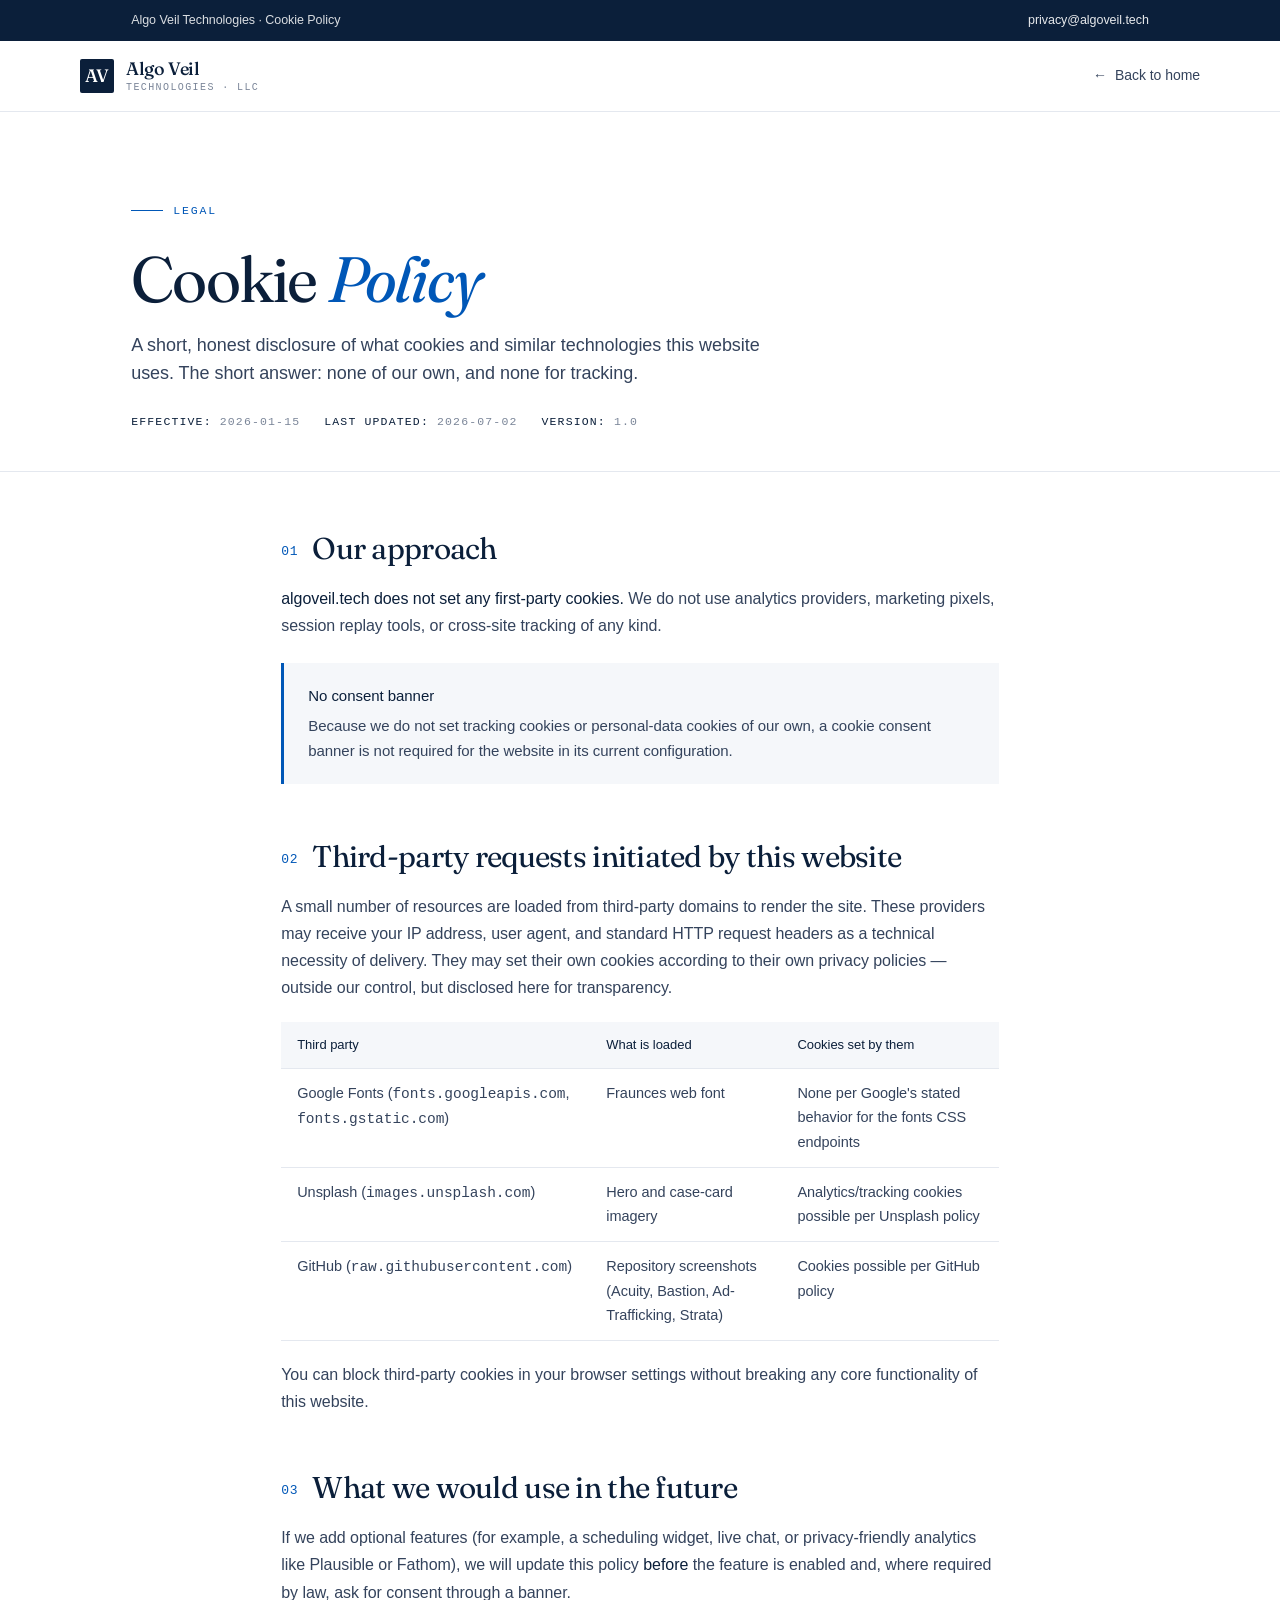
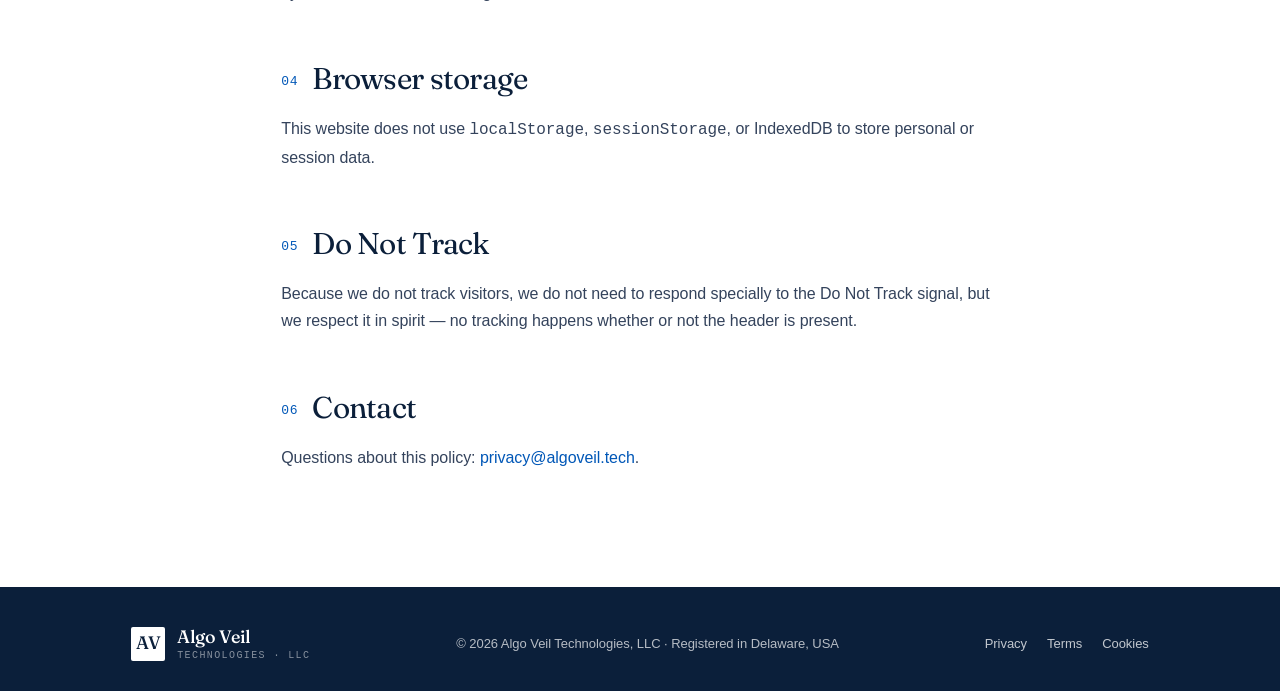
<file: cookies.html>
<!DOCTYPE html>
<html lang="en">
<head>
<meta charset="utf-8">
<meta name="viewport" content="width=device-width, initial-scale=1">
<title>Cookie Policy · Algo Veil Technologies</title>
<meta name="description" content="Cookies and similar technologies used on algoveil.tech.">
<meta name="robots" content="index,follow">
<link rel="canonical" href="https://algoveil.tech/cookies.html">
<link rel="icon" type="image/svg+xml" href="data:image/svg+xml,%3Csvg xmlns='http://www.w3.org/2000/svg' viewBox='0 0 32 32'%3E%3Crect width='32' height='32' rx='4' fill='%230B1F3A'/%3E%3Ctext x='16' y='22' font-family='Georgia,serif' font-size='18' font-weight='500' text-anchor='middle' fill='%23fff' letter-spacing='-1'%3EAV%3C/text%3E%3C/svg%3E">
<link rel="preconnect" href="https://fonts.googleapis.com">
<link rel="preconnect" href="https://fonts.gstatic.com" crossorigin>
<link href="https://fonts.googleapis.com/css2?family=Fraunces:opsz,wght@9..144,400;9..144,500&display=swap" rel="stylesheet">
<style>
:root { --bg:#FFFFFF;--surface:#F5F7FA;--ink:#0B1F3A;--ink-2:#34435C;--muted:#7A8598;--rule:#E4E8EF;--accent:#0057B7;--gold:#C9A961;--serif:"Fraunces","Iowan Old Style",Palatino,Georgia,serif;--sans:-apple-system,BlinkMacSystemFont,"Segoe UI Variable","Segoe UI","Helvetica Neue",Arial,sans-serif;--mono:"SF Mono","JetBrains Mono",Menlo,Consolas,monospace;--gutter:clamp(20px,4vw,56px);--content:1120px; }
*{box-sizing:border-box}html,body{margin:0;padding:0;background:var(--bg)}body{font-family:var(--sans);font-size:16px;line-height:1.7;color:var(--ink-2);-webkit-font-smoothing:antialiased;letter-spacing:-0.003em}a{color:var(--accent);text-decoration:none}a:hover{text-decoration:underline}:focus-visible{outline:2px solid var(--accent);outline-offset:3px;border-radius:2px}.container{max-width:var(--content);margin:0 auto;padding:0 var(--gutter)}
.topstrip{background:var(--ink);color:rgba(255,255,255,0.85);padding:10px 0;font-size:12.5px}.topstrip__inner{display:flex;justify-content:space-between;align-items:center;gap:20px;flex-wrap:wrap}.topstrip a{color:rgba(255,255,255,0.9)}
.nav{background:rgba(255,255,255,0.94);backdrop-filter:blur(20px);border-bottom:1px solid var(--rule);position:sticky;top:0;z-index:50}.nav__inner{display:flex;align-items:center;justify-content:space-between;padding:18px 0;gap:32px}.brand{display:inline-flex;align-items:center;gap:12px;color:var(--ink)}.brand__mark{width:34px;height:34px;background:var(--ink);color:var(--bg);display:inline-flex;align-items:center;justify-content:center;font-family:var(--serif);font-weight:500;font-size:18px;border-radius:2px;letter-spacing:-0.02em}.brand__names{display:flex;flex-direction:column;line-height:1.1}.brand__name{font-family:var(--serif);font-weight:500;font-size:18px;letter-spacing:-0.02em;color:var(--ink)}.brand__tagline{font-family:var(--mono);font-size:10px;letter-spacing:0.14em;text-transform:uppercase;color:var(--muted);margin-top:3px}.nav__back{font-size:14px;color:var(--ink-2);display:inline-flex;align-items:center;gap:8px}.nav__back:hover{color:var(--accent);text-decoration:none}.nav__back .arrow{transition:transform 200ms}.nav__back:hover .arrow{transform:translateX(-3px)}
.legal-hero{padding:80px 0 40px;border-bottom:1px solid var(--rule)}.legal-hero__eyebrow{display:inline-flex;align-items:center;gap:10px;font-family:var(--mono);font-size:11.5px;letter-spacing:0.16em;text-transform:uppercase;color:var(--accent);margin-bottom:24px}.legal-hero__eyebrow::before{content:"";display:inline-block;width:32px;height:1px;background:var(--accent)}.legal-hero h1{font-family:var(--serif);font-weight:400;font-size:clamp(40px,5vw,64px);line-height:1.05;letter-spacing:-0.028em;color:var(--ink);margin:0 0 20px;max-width:20ch;text-wrap:balance;font-optical-sizing:auto}.legal-hero h1 em{font-style:italic;color:var(--accent)}.legal-hero__meta{display:flex;gap:24px;flex-wrap:wrap;font-family:var(--mono);font-size:11.5px;letter-spacing:0.1em;text-transform:uppercase;color:var(--muted);margin-top:24px}.legal-hero__meta b{color:var(--ink);font-weight:500}
.legal-body{padding:60px 0 100px;max-width:820px;margin:0 auto}
.legal-content{counter-reset:section}.legal-content h2{font-family:var(--serif);font-weight:400;font-size:30px;line-height:1.1;letter-spacing:-0.024em;color:var(--ink);margin:56px 0 20px;font-optical-sizing:auto;scroll-margin-top:90px}.legal-content h2:first-child{margin-top:0}.legal-content h2::before{content:counter(section,decimal-leading-zero);counter-increment:section;font-family:var(--mono);font-size:13px;letter-spacing:0.06em;color:var(--accent);margin-right:14px;vertical-align:4px}.legal-content p{margin:0 0 16px;font-size:16px;line-height:1.7;color:var(--ink-2)}.legal-content ul{margin:0 0 20px;padding-left:20px}.legal-content li{margin-bottom:8px;font-size:15.5px;line-height:1.65}.legal-content strong{color:var(--ink);font-weight:500}.legal-content .callout{padding:20px 24px;background:var(--surface);border-left:3px solid var(--accent);margin:24px 0;font-size:15px}.legal-content .callout strong{display:block;color:var(--ink);margin-bottom:4px}
.legal-content table{width:100%;border-collapse:collapse;margin:20px 0;font-size:14.5px}.legal-content th,.legal-content td{padding:12px 16px;text-align:left;border-bottom:1px solid var(--rule);vertical-align:top}.legal-content th{font-weight:500;color:var(--ink);background:var(--surface);font-size:13px}
footer{background:var(--ink);color:rgba(255,255,255,0.7);padding:40px 0 32px}.footer__inner{display:flex;justify-content:space-between;align-items:center;gap:24px;flex-wrap:wrap;font-size:13px}.footer__inner .brand__mark{background:var(--bg);color:var(--ink)}.footer__inner .brand__name{color:var(--bg)}.footer__inner .brand__tagline{color:rgba(255,255,255,0.5)}.footer__legal{display:flex;gap:20px}.footer__legal a{color:rgba(255,255,255,0.75)}.footer__legal a:hover{color:var(--gold);text-decoration:none}
@media (max-width:600px){.topstrip__inner{flex-direction:column;align-items:flex-start;gap:6px}.nav__inner{flex-wrap:wrap}}
@media print{.nav,.topstrip,.nav__back{display:none}footer{background:transparent;color:#000}body{color:#000}a{color:#000;text-decoration:underline}.legal-content h2::before{color:#000}}
@media (prefers-color-scheme: dark){:root{--bg:#0B0F16;--surface:#131924;--ink:#F5F7FA;--ink-2:rgba(245,247,250,0.78);--muted:rgba(245,247,250,0.42);--rule:rgba(255,255,255,0.10);--accent:#4B9EFF}html,body{background:var(--bg)}.nav{background:rgba(11,15,22,0.85)}.brand__mark{background:var(--ink);color:var(--bg)}.legal-content .callout{background:var(--surface);color:var(--ink-2)}.legal-content table th{background:var(--surface);color:var(--ink)}.legal-content code{background:rgba(255,255,255,0.06);color:var(--ink);padding:1px 4px;border-radius:2px}footer{background:#050810}.footer__inner .brand__mark{background:var(--ink);color:var(--bg)}}
</style>
</head>
<body>

<header>
<div class="topstrip">
  <div class="container topstrip__inner">
    <span>Algo Veil Technologies · Cookie Policy</span>
    <a href="mailto:privacy@algoveil.tech">privacy@algoveil.tech</a>
  </div>
</div>
<nav class="nav">
  <div class="container nav__inner">
    <a href="/" class="brand"><span class="brand__mark">AV</span><span class="brand__names"><span class="brand__name">Algo Veil</span><span class="brand__tagline">Technologies · LLC</span></span></a>
    <a href="/" class="nav__back"><span class="arrow">←</span>Back to home</a>
  </div>
</nav>
</header>

<main>
<section class="legal-hero">
  <div class="container">
    <div class="legal-hero__eyebrow">Legal</div>
    <h1>Cookie <em>Policy</em></h1>
    <p style="max-width:640px;font-size:18px;color:var(--ink-2);line-height:1.55;">A short, honest disclosure of what cookies and similar technologies this website uses. The short answer: none of our own, and none for tracking.</p>
    <div class="legal-hero__meta">
      <span><b>Effective:</b> 2026-01-15</span>
      <span><b>Last updated:</b> 2026-07-02</span>
      <span><b>Version:</b> 1.0</span>
    </div>
  </div>
</section>

<section class="legal-body">
  <div class="container">
    <div class="legal-content">
      <h2>Our approach</h2>
      <p><strong>algoveil.tech does not set any first-party cookies.</strong> We do not use analytics providers, marketing pixels, session replay tools, or cross-site tracking of any kind.</p>
      <div class="callout">
        <strong>No consent banner</strong>
        Because we do not set tracking cookies or personal-data cookies of our own, a cookie consent banner is not required for the website in its current configuration.
      </div>

      <h2>Third-party requests initiated by this website</h2>
      <p>A small number of resources are loaded from third-party domains to render the site. These providers may receive your IP address, user agent, and standard HTTP request headers as a technical necessity of delivery. They may set their own cookies according to their own privacy policies — outside our control, but disclosed here for transparency.</p>
      <table>
        <thead><tr><th>Third party</th><th>What is loaded</th><th>Cookies set by them</th></tr></thead>
        <tbody>
          <tr><td>Google Fonts (<code>fonts.googleapis.com</code>, <code>fonts.gstatic.com</code>)</td><td>Fraunces web font</td><td>None per Google's stated behavior for the fonts CSS endpoints</td></tr>
          <tr><td>Unsplash (<code>images.unsplash.com</code>)</td><td>Hero and case-card imagery</td><td>Analytics/tracking cookies possible per Unsplash policy</td></tr>
          <tr><td>GitHub (<code>raw.githubusercontent.com</code>)</td><td>Repository screenshots (Acuity, Bastion, Ad-Trafficking, Strata)</td><td>Cookies possible per GitHub policy</td></tr>
        </tbody>
      </table>
      <p>You can block third-party cookies in your browser settings without breaking any core functionality of this website.</p>

      <h2>What we would use in the future</h2>
      <p>If we add optional features (for example, a scheduling widget, live chat, or privacy-friendly analytics like Plausible or Fathom), we will update this policy <strong>before</strong> the feature is enabled and, where required by law, ask for consent through a banner.</p>

      <h2>Browser storage</h2>
      <p>This website does not use <code>localStorage</code>, <code>sessionStorage</code>, or IndexedDB to store personal or session data.</p>

      <h2>Do Not Track</h2>
      <p>Because we do not track visitors, we do not need to respond specially to the Do Not Track signal, but we respect it in spirit — no tracking happens whether or not the header is present.</p>

      <h2>Contact</h2>
      <p>Questions about this policy: <a href="mailto:privacy@algoveil.tech">privacy@algoveil.tech</a>.</p>
    </div>
  </div>
</section>
</main>

<footer>
  <div class="container footer__inner">
    <a href="/" class="brand"><span class="brand__mark">AV</span><span class="brand__names"><span class="brand__name">Algo Veil</span><span class="brand__tagline">Technologies · LLC</span></span></a>
    <div>© <span id="y">2026</span> Algo Veil Technologies, LLC · Registered in Delaware, USA</div>
    <div class="footer__legal"><a href="/privacy.html">Privacy</a><a href="/terms.html">Terms</a><a href="/cookies.html">Cookies</a></div>
  </div>
</footer>
<script>document.getElementById('y').textContent=new Date().getFullYear();</script>
</body>
</html>
</file>
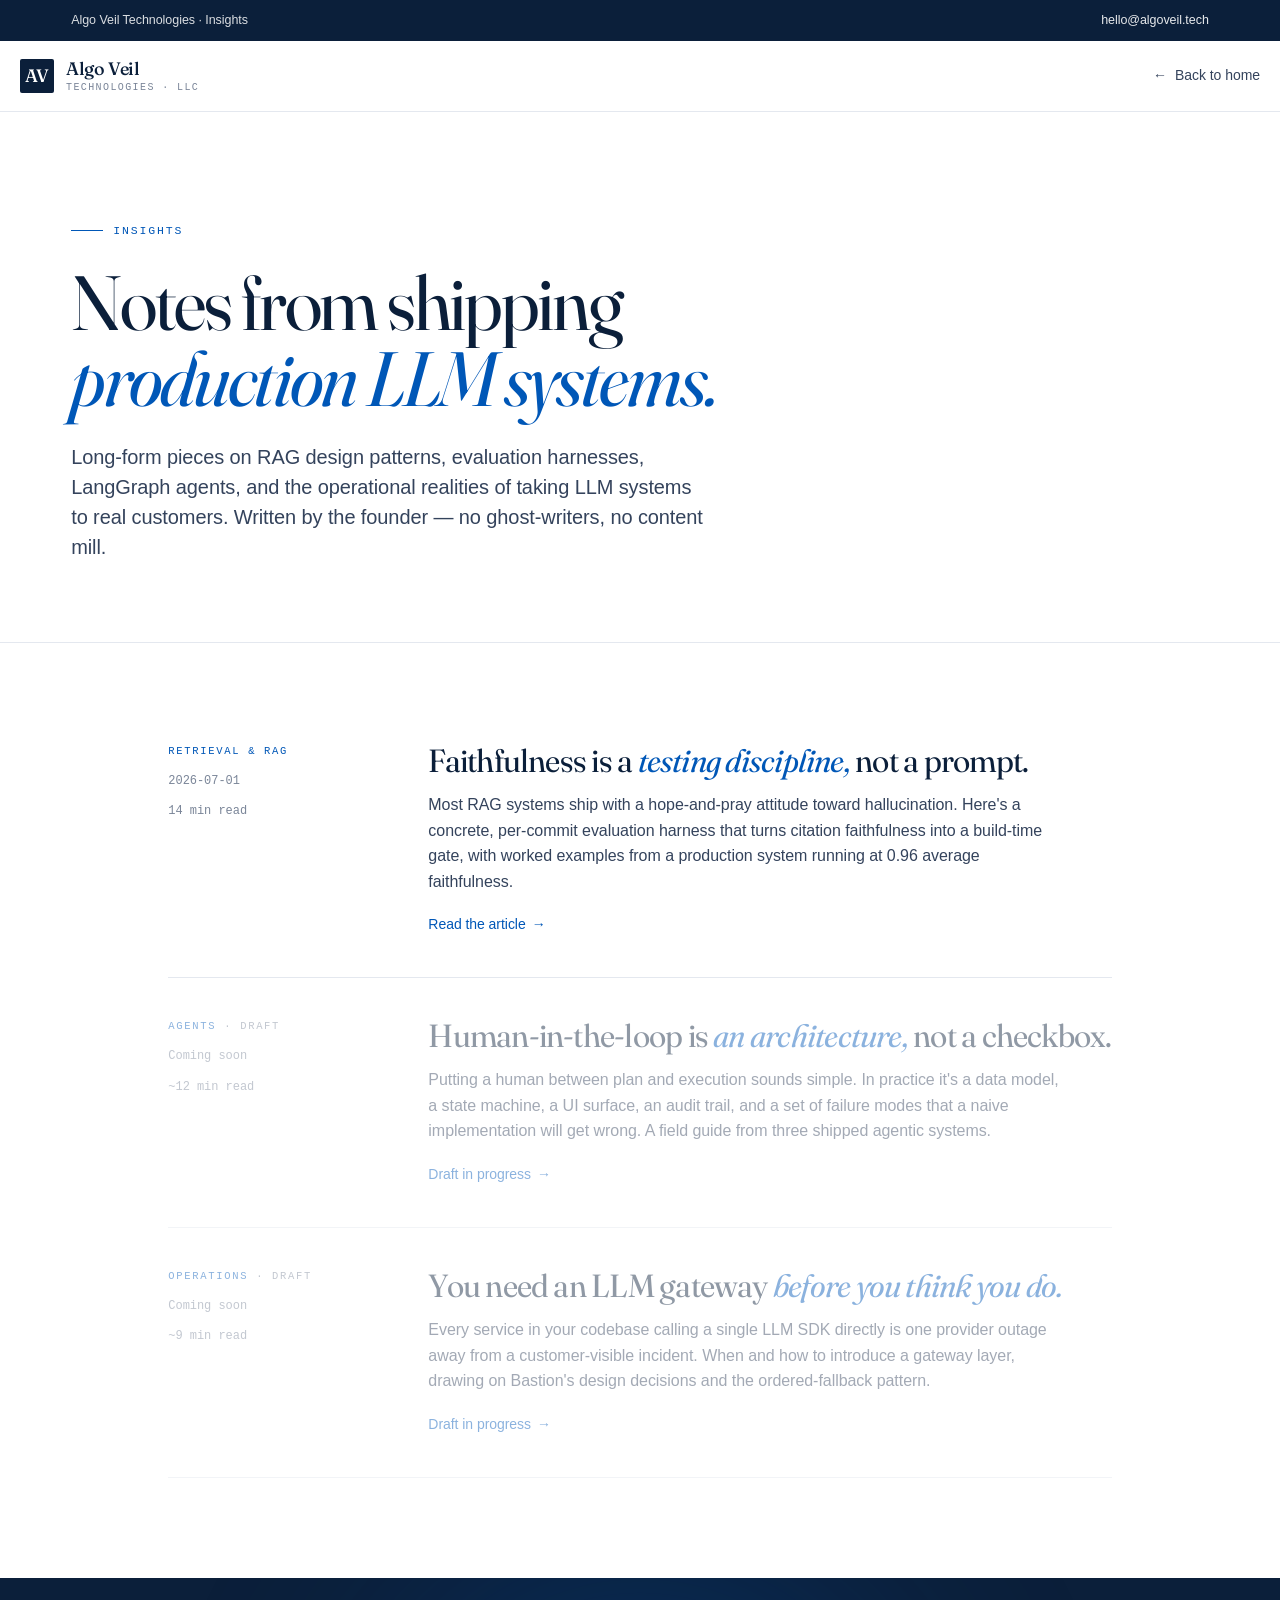
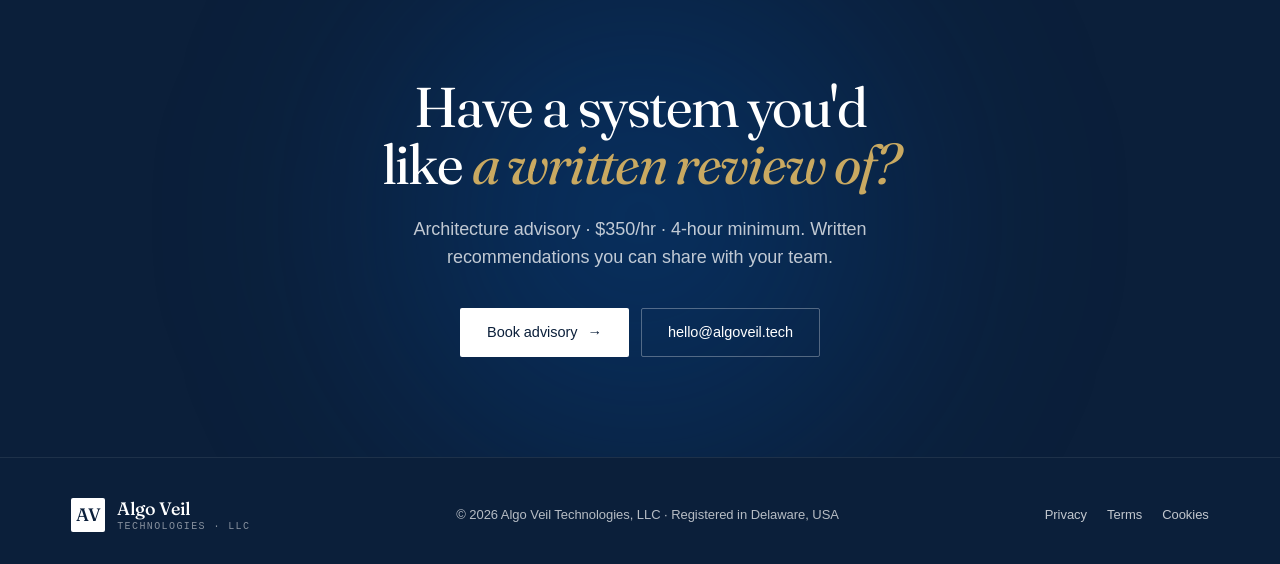
<file: insights.html>
<!DOCTYPE html>
<html lang="en">
<head>
<meta charset="utf-8">
<meta name="viewport" content="width=device-width, initial-scale=1">
<title>Insights · Algo Veil Technologies</title>
<meta name="description" content="Notes from shipping production LLM systems — RAG design patterns, evaluation harnesses, LangGraph agents, LLM operations.">
<meta name="robots" content="index,follow">
<link rel="canonical" href="https://algoveil.tech/insights.html">
<link rel="icon" type="image/svg+xml" href="data:image/svg+xml,%3Csvg xmlns='http://www.w3.org/2000/svg' viewBox='0 0 32 32'%3E%3Crect width='32' height='32' rx='4' fill='%230B1F3A'/%3E%3Ctext x='16' y='22' font-family='Georgia,serif' font-size='18' font-weight='500' text-anchor='middle' fill='%23fff' letter-spacing='-1'%3EAV%3C/text%3E%3C/svg%3E">
<link rel="preconnect" href="https://fonts.googleapis.com">
<link rel="preconnect" href="https://fonts.gstatic.com" crossorigin>
<link href="https://fonts.googleapis.com/css2?family=Fraunces:opsz,wght@9..144,400;9..144,500&display=swap" rel="stylesheet">
<link rel="stylesheet" href="/work/case-study.css">
<style>
  .insights-hero { padding: 100px 0 60px; border-bottom: 1px solid var(--rule); }
  .insights-hero h1 { font-size: clamp(48px, 6vw, 80px); line-height: 1; letter-spacing: -0.03em; margin-bottom: 24px; max-width: 22ch; text-wrap: balance; font-weight: 400; }
  .insights-hero h1 em { font-style: italic; color: var(--accent); }
  .insights-hero p { font-size: 20px; line-height: 1.5; color: var(--ink-2); max-width: 640px; letter-spacing: -0.005em; }
  .insights-list { padding: 60px 0 100px; display: grid; grid-template-columns: 1fr; gap: 0; }
  .insight-card { display: grid; grid-template-columns: 220px 1fr; gap: 40px; padding: 40px 0; border-bottom: 1px solid var(--rule); text-decoration: none; color: inherit; transition: background 200ms; }
  .insight-card:hover { background: var(--surface); text-decoration: none; padding-left: 20px; padding-right: 20px; margin-left: -20px; margin-right: -20px; }
  .insight-card__meta { display: flex; flex-direction: column; gap: 10px; }
  .insight-card__cat { font-family: var(--mono); font-size: 10.5px; letter-spacing: 0.16em; text-transform: uppercase; color: var(--accent); }
  .insight-card__date { font-family: var(--mono); font-size: 12px; color: var(--muted); }
  .insight-card__read { font-family: var(--mono); font-size: 12px; color: var(--muted); }
  .insight-card__body h2 { font-family: var(--serif); font-size: clamp(24px, 2.6vw, 32px); line-height: 1.15; letter-spacing: -0.024em; color: var(--ink); font-weight: 400; margin-bottom: 12px; font-optical-sizing: auto; }
  .insight-card__body h2 em { font-style: italic; color: var(--accent); }
  .insight-card__body p { font-size: 16px; line-height: 1.6; color: var(--ink-2); max-width: 640px; margin: 0 0 16px; }
  .insight-card__arrow { color: var(--accent); font-family: var(--sans); font-size: 14px; font-weight: 500; display: inline-flex; align-items: center; gap: 6px; }
  .insight-card__arrow .arrow { transition: transform 200ms; }
  .insight-card:hover .insight-card__arrow .arrow { transform: translateX(3px); }
  .draft { opacity: 0.45; pointer-events: none; }
  .draft .insight-card__cat::after { content: " · draft"; color: var(--muted); }
  @media (max-width: 800px) {
    .insight-card { grid-template-columns: 1fr; gap: 12px; padding: 32px 0; }
    .insight-card:hover { padding-left: 0; padding-right: 0; margin-left: 0; margin-right: 0; background: transparent; }
    .insight-card__meta { flex-direction: row; flex-wrap: wrap; gap: 16px; }
  }
</style>
</head>
<body>

<header>
<div class="topstrip">
  <div class="container topstrip__inner">
    <span>Algo Veil Technologies · Insights</span>
    <a href="mailto:hello@algoveil.tech">hello@algoveil.tech</a>
  </div>
</div>
<nav class="nav">
  <div class="container nav__inner">
    <a href="/" class="brand"><span class="brand__mark">AV</span><span class="brand__names"><span class="brand__name">Algo Veil</span><span class="brand__tagline">Technologies · LLC</span></span></a>
    <a href="/" class="nav__back"><span class="arrow">←</span>Back to home</a>
  </div>
</nav>
</header>

<main>
<section class="insights-hero">
  <div class="container">
    <div class="section__label" style="display:inline-flex;align-items:center;gap:10px;font-family:var(--mono);font-size:11.5px;letter-spacing:0.16em;text-transform:uppercase;color:var(--accent);margin-bottom:24px;">
      <span style="display:inline-block;width:32px;height:1px;background:var(--accent);"></span>
      Insights
    </div>
    <h1>Notes from shipping <em>production LLM systems.</em></h1>
    <p>Long-form pieces on RAG design patterns, evaluation harnesses, LangGraph agents, and the operational realities of taking LLM systems to real customers. Written by the founder — no ghost-writers, no content mill.</p>
  </div>
</section>

<section class="insights-list">
  <div class="container">
    <a href="/insights/rag-faithfulness.html" class="insight-card">
      <div class="insight-card__meta">
        <span class="insight-card__cat">Retrieval &amp; RAG</span>
        <span class="insight-card__date">2026-07-01</span>
        <span class="insight-card__read">14 min read</span>
      </div>
      <div class="insight-card__body">
        <h2>Faithfulness is a <em>testing discipline,</em> not a prompt.</h2>
        <p>Most RAG systems ship with a hope-and-pray attitude toward hallucination. Here's a concrete, per-commit evaluation harness that turns citation faithfulness into a build-time gate, with worked examples from a production system running at 0.96 average faithfulness.</p>
        <span class="insight-card__arrow">Read the article <span class="arrow">→</span></span>
      </div>
    </a>

    <a href="#" class="insight-card draft" aria-disabled="true">
      <div class="insight-card__meta">
        <span class="insight-card__cat">Agents</span>
        <span class="insight-card__date">Coming soon</span>
        <span class="insight-card__read">~12 min read</span>
      </div>
      <div class="insight-card__body">
        <h2>Human-in-the-loop is <em>an architecture,</em> not a checkbox.</h2>
        <p>Putting a human between plan and execution sounds simple. In practice it's a data model, a state machine, a UI surface, an audit trail, and a set of failure modes that a naive implementation will get wrong. A field guide from three shipped agentic systems.</p>
        <span class="insight-card__arrow">Draft in progress <span class="arrow">→</span></span>
      </div>
    </a>

    <a href="#" class="insight-card draft" aria-disabled="true">
      <div class="insight-card__meta">
        <span class="insight-card__cat">Operations</span>
        <span class="insight-card__date">Coming soon</span>
        <span class="insight-card__read">~9 min read</span>
      </div>
      <div class="insight-card__body">
        <h2>You need an LLM gateway <em>before you think you do.</em></h2>
        <p>Every service in your codebase calling a single LLM SDK directly is one provider outage away from a customer-visible incident. When and how to introduce a gateway layer, drawing on Bastion's design decisions and the ordered-fallback pattern.</p>
        <span class="insight-card__arrow">Draft in progress <span class="arrow">→</span></span>
      </div>
    </a>
  </div>
</section>

<section class="cta">
  <div class="container cta__inner">
    <h2>Have a system you'd like <em>a written review of?</em></h2>
    <p>Architecture advisory · $350/hr · 4-hour minimum. Written recommendations you can share with your team.</p>
    <div class="cta__actions">
      <a href="/#contact" class="btn btn--white">Book advisory<span class="arrow">→</span></a>
      <a href="mailto:hello@algoveil.tech" class="btn btn--ghost-light">hello@algoveil.tech</a>
    </div>
  </div>
</section>
</main>

<footer>
  <div class="container footer__inner">
    <a href="/" class="brand"><span class="brand__mark">AV</span><span class="brand__names"><span class="brand__name">Algo Veil</span><span class="brand__tagline">Technologies · LLC</span></span></a>
    <div>© <span id="y">2026</span> Algo Veil Technologies, LLC · Registered in Delaware, USA</div>
    <div class="footer__legal"><a href="/privacy.html">Privacy</a><a href="/terms.html">Terms</a><a href="/cookies.html">Cookies</a></div>
  </div>
</footer>
<script>document.getElementById('y').textContent=new Date().getFullYear();</script>
</body>
</html>
</file>
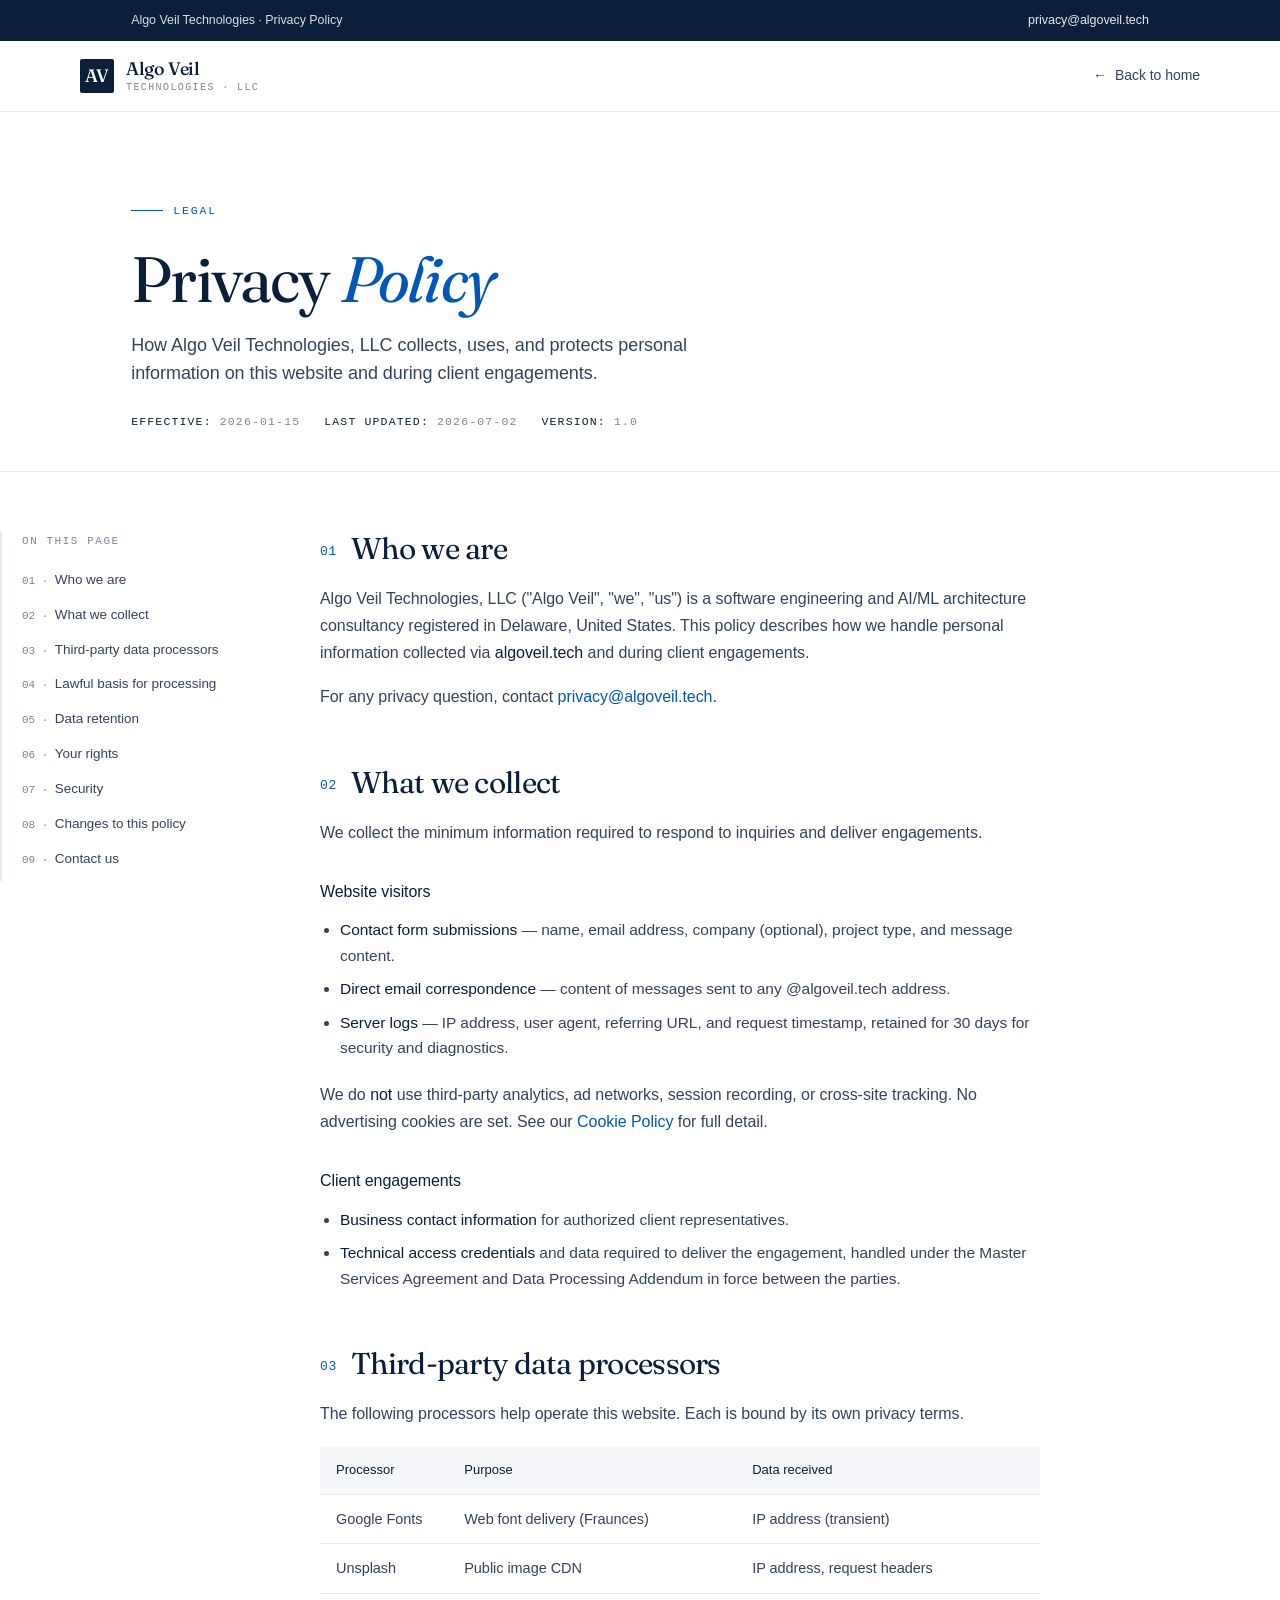
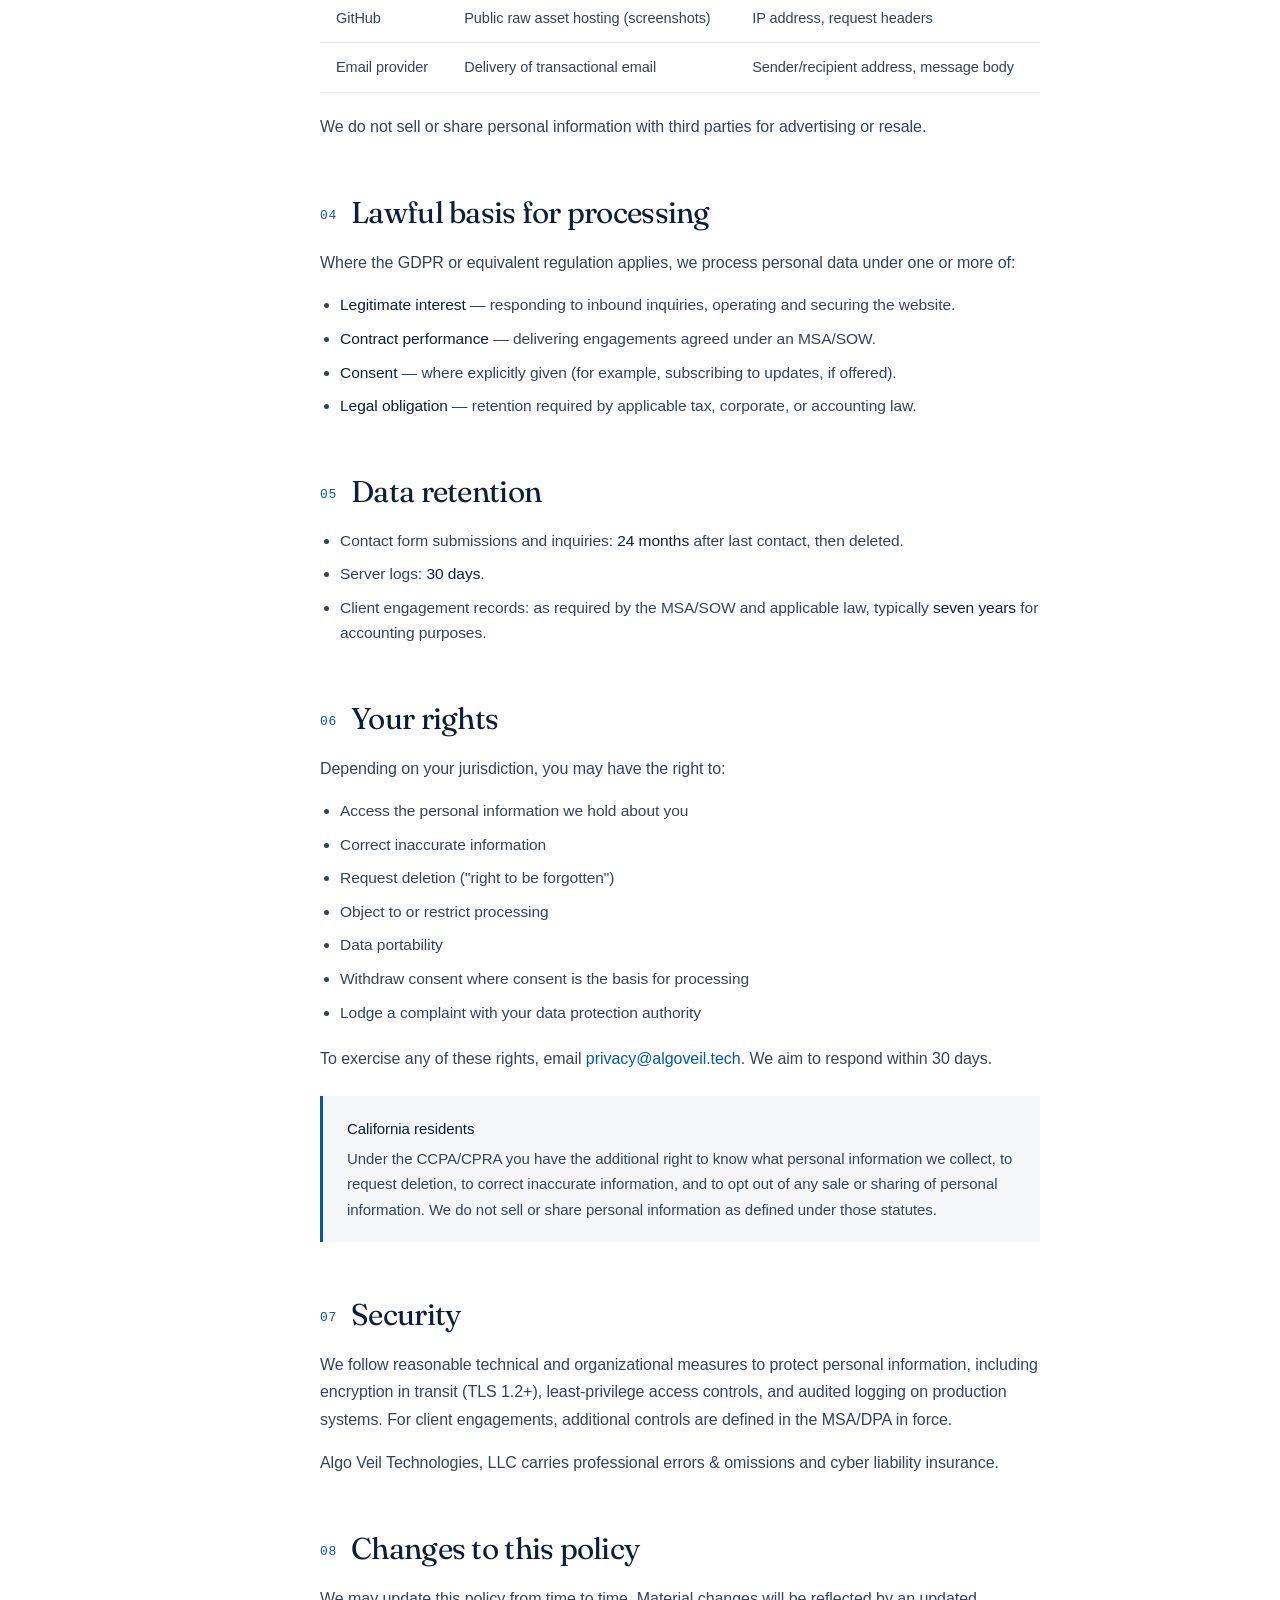
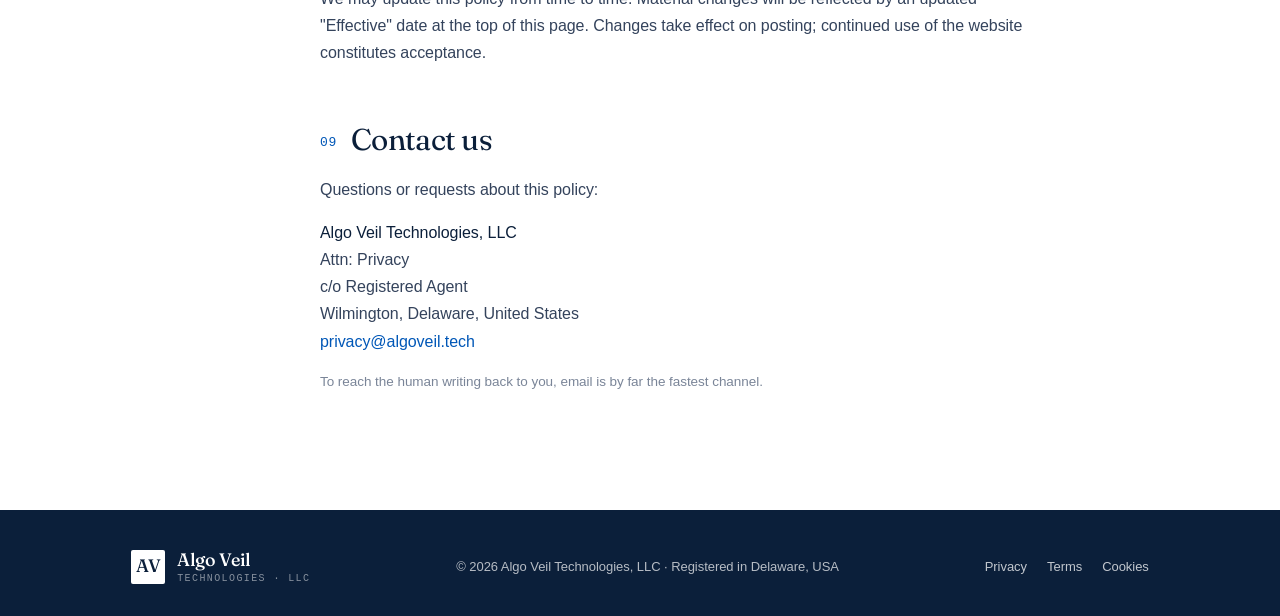
<file: privacy.html>
<!DOCTYPE html>
<html lang="en">
<head>
<meta charset="utf-8">
<meta name="viewport" content="width=device-width, initial-scale=1">
<title>Privacy Policy · Algo Veil Technologies</title>
<meta name="description" content="How Algo Veil Technologies handles personal data on this website and during engagements.">
<meta name="robots" content="index,follow">
<link rel="canonical" href="https://algoveil.tech/privacy.html">
<link rel="icon" type="image/svg+xml" href="data:image/svg+xml,%3Csvg xmlns='http://www.w3.org/2000/svg' viewBox='0 0 32 32'%3E%3Crect width='32' height='32' rx='4' fill='%230B1F3A'/%3E%3Ctext x='16' y='22' font-family='Georgia,serif' font-size='18' font-weight='500' text-anchor='middle' fill='%23fff' letter-spacing='-1'%3EAV%3C/text%3E%3C/svg%3E">
<link rel="preconnect" href="https://fonts.googleapis.com">
<link rel="preconnect" href="https://fonts.gstatic.com" crossorigin>
<link href="https://fonts.googleapis.com/css2?family=Fraunces:opsz,wght@9..144,400;9..144,500&display=swap" rel="stylesheet">
<style>
:root {
  --bg: #FFFFFF;
  --surface: #F5F7FA;
  --ink: #0B1F3A;
  --ink-2: #34435C;
  --ink-3: #56637A;
  --muted: #7A8598;
  --rule: #E4E8EF;
  --accent: #0057B7;
  --gold: #C9A961;
  --serif: "Fraunces", "Iowan Old Style", Palatino, Georgia, serif;
  --sans: -apple-system, BlinkMacSystemFont, "Segoe UI Variable", "Segoe UI", "Helvetica Neue", Arial, sans-serif;
  --mono: "SF Mono", "JetBrains Mono", Menlo, Consolas, monospace;
  --gutter: clamp(20px, 4vw, 56px);
  --content: 1120px;
}
* { box-sizing: border-box; }
html, body { margin: 0; padding: 0; background: var(--bg); }
body { font-family: var(--sans); font-size: 16px; line-height: 1.7; color: var(--ink-2); -webkit-font-smoothing: antialiased; letter-spacing: -0.003em; }
a { color: var(--accent); text-decoration: none; }
a:hover { text-decoration: underline; }
:focus-visible { outline: 2px solid var(--accent); outline-offset: 3px; border-radius: 2px; }

.container { max-width: var(--content); margin: 0 auto; padding: 0 var(--gutter); }

/* Header */
.topstrip { background: var(--ink); color: rgba(255,255,255,0.85); padding: 10px 0; font-size: 12.5px; }
.topstrip__inner { display: flex; justify-content: space-between; align-items: center; gap: 20px; flex-wrap: wrap; }
.topstrip a { color: rgba(255,255,255,0.9); }
.topstrip a:hover { color: #fff; }

.nav { background: rgba(255,255,255,0.94); backdrop-filter: blur(20px); border-bottom: 1px solid var(--rule); position: sticky; top: 0; z-index: 50; }
.nav__inner { display: flex; align-items: center; justify-content: space-between; padding: 18px 0; gap: 32px; }
.brand { display: inline-flex; align-items: center; gap: 12px; color: var(--ink); }
.brand__mark { width: 34px; height: 34px; background: var(--ink); color: var(--bg); display: inline-flex; align-items: center; justify-content: center; font-family: var(--serif); font-weight: 500; font-size: 18px; border-radius: 2px; letter-spacing: -0.02em; }
.brand__names { display: flex; flex-direction: column; line-height: 1.1; }
.brand__name { font-family: var(--serif); font-weight: 500; font-size: 18px; letter-spacing: -0.02em; color: var(--ink); }
.brand__tagline { font-family: var(--mono); font-size: 10px; letter-spacing: 0.14em; text-transform: uppercase; color: var(--muted); margin-top: 3px; }
.nav__back { font-size: 14px; color: var(--ink-2); display: inline-flex; align-items: center; gap: 8px; }
.nav__back:hover { color: var(--accent); text-decoration: none; }
.nav__back .arrow { transition: transform 200ms; }
.nav__back:hover .arrow { transform: translateX(-3px); }

/* Hero */
.legal-hero { padding: 80px 0 40px; border-bottom: 1px solid var(--rule); }
.legal-hero__eyebrow {
  display: inline-flex; align-items: center; gap: 10px;
  font-family: var(--mono); font-size: 11.5px; letter-spacing: 0.16em;
  text-transform: uppercase; color: var(--accent); margin-bottom: 24px;
}
.legal-hero__eyebrow::before { content: ""; display: inline-block; width: 32px; height: 1px; background: var(--accent); }
.legal-hero h1 {
  font-family: var(--serif); font-weight: 400;
  font-size: clamp(40px, 5vw, 64px);
  line-height: 1.05; letter-spacing: -0.028em;
  color: var(--ink); margin: 0 0 20px;
  max-width: 20ch; text-wrap: balance;
  font-optical-sizing: auto;
}
.legal-hero h1 em { font-style: italic; color: var(--accent); }
.legal-hero__meta {
  display: flex; gap: 24px; flex-wrap: wrap;
  font-family: var(--mono); font-size: 11.5px; letter-spacing: 0.1em;
  text-transform: uppercase; color: var(--muted); margin-top: 24px;
}
.legal-hero__meta b { color: var(--ink); font-weight: 500; }

/* Body */
.legal-body { padding: 60px 0 100px; display: grid; grid-template-columns: 260px 1fr; gap: 60px; align-items: start; }
.legal-toc {
  position: sticky; top: 90px;
  border-left: 2px solid var(--rule);
  padding-left: 20px;
}
.legal-toc__label { font-family: var(--mono); font-size: 11px; letter-spacing: 0.14em; text-transform: uppercase; color: var(--muted); margin-bottom: 16px; }
.legal-toc ol { list-style: none; margin: 0; padding: 0; counter-reset: toc; }
.legal-toc li { counter-increment: toc; margin-bottom: 8px; }
.legal-toc a {
  display: block; color: var(--ink-2); font-size: 13.5px; padding: 4px 0;
  transition: color 150ms; line-height: 1.4;
}
.legal-toc a::before {
  content: counter(toc, decimal-leading-zero) " · ";
  font-family: var(--mono); color: var(--muted); font-size: 11px;
}
.legal-toc a:hover { color: var(--accent); text-decoration: none; }

.legal-content { max-width: 720px; }
.legal-content h2 {
  font-family: var(--serif); font-weight: 400;
  font-size: 30px; line-height: 1.1; letter-spacing: -0.024em;
  color: var(--ink); margin: 56px 0 20px;
  font-optical-sizing: auto;
  scroll-margin-top: 90px;
}
.legal-content h2:first-child { margin-top: 0; }
.legal-content h2::before {
  content: counter(section, decimal-leading-zero);
  counter-increment: section;
  font-family: var(--mono); font-size: 13px; letter-spacing: 0.06em;
  color: var(--accent); margin-right: 14px;
  vertical-align: 4px;
}
.legal-content { counter-reset: section; }
.legal-content h3 {
  font-family: var(--sans); font-weight: 500;
  font-size: 16px; color: var(--ink);
  margin: 32px 0 12px; letter-spacing: -0.005em;
}
.legal-content p { margin: 0 0 16px; font-size: 16px; line-height: 1.7; color: var(--ink-2); }
.legal-content ul { margin: 0 0 20px; padding-left: 20px; }
.legal-content li { margin-bottom: 8px; font-size: 15.5px; line-height: 1.65; }
.legal-content strong { color: var(--ink); font-weight: 500; }
.legal-content .callout {
  padding: 20px 24px; background: var(--surface);
  border-left: 3px solid var(--accent);
  margin: 24px 0;
  font-size: 15px;
}
.legal-content .callout strong { display: block; color: var(--ink); margin-bottom: 4px; }
.legal-content table {
  width: 100%; border-collapse: collapse; margin: 20px 0;
  font-size: 14.5px;
}
.legal-content th, .legal-content td {
  padding: 12px 16px; text-align: left;
  border-bottom: 1px solid var(--rule);
  vertical-align: top;
}
.legal-content th { font-weight: 500; color: var(--ink); background: var(--surface); font-size: 13px; letter-spacing: 0; }

/* Footer */
footer { background: var(--ink); color: rgba(255,255,255,0.7); padding: 40px 0 32px; }
.footer__inner { display: flex; justify-content: space-between; align-items: center; gap: 24px; flex-wrap: wrap; font-size: 13px; }
.footer__inner .brand__mark { background: var(--bg); color: var(--ink); }
.footer__inner .brand__name { color: var(--bg); }
.footer__inner .brand__tagline { color: rgba(255,255,255,0.5); }
.footer__legal { display: flex; gap: 20px; }
.footer__legal a { color: rgba(255,255,255,0.75); }
.footer__legal a:hover { color: var(--gold); text-decoration: none; }

@media (max-width: 900px) {
  .legal-body { grid-template-columns: 1fr; gap: 32px; }
  .legal-toc { position: static; }
}
@media (prefers-color-scheme: dark) {
  :root { --bg:#0B0F16; --surface:#131924; --ink:#F5F7FA; --ink-2:rgba(245,247,250,0.78); --ink-3:rgba(245,247,250,0.60); --muted:rgba(245,247,250,0.42); --rule:rgba(255,255,255,0.10); --rule-strong:rgba(255,255,255,0.20); --accent:#4B9EFF; }
  html, body { background: var(--bg); }
  .nav { background: rgba(11,15,22,0.85); }
  .brand__mark { background: var(--ink); color: var(--bg); }
  .legal-content .callout { background: var(--surface); color: var(--ink-2); }
  .legal-content table th { background: var(--surface); color: var(--ink); }
  .legal-content code { background: rgba(255,255,255,0.06); color: var(--ink); padding: 1px 4px; border-radius: 2px; }
  footer { background: #050810; }
  .footer__inner .brand__mark { background: var(--ink); color: var(--bg); }
}
@media (max-width: 600px) {
  .topstrip__inner { flex-direction: column; align-items: flex-start; gap: 6px; }
  .nav__inner { flex-wrap: wrap; }
}
@media print {
  .nav, .topstrip, .nav__back, .legal-toc { display: none; }
  footer { background: transparent; color: #000; padding: 20px 0; }
  body { color: #000; }
  a { color: #000; text-decoration: underline; }
  .legal-content h2::before { color: #000; }
  .legal-body { display: block; }
}
</style>
</head>
<body>

<header>
<div class="topstrip">
  <div class="container topstrip__inner">
    <span>Algo Veil Technologies · Privacy Policy</span>
    <a href="mailto:privacy@algoveil.tech">privacy@algoveil.tech</a>
  </div>
</div>
<nav class="nav">
  <div class="container nav__inner">
    <a href="/" class="brand">
      <span class="brand__mark">AV</span>
      <span class="brand__names">
        <span class="brand__name">Algo Veil</span>
        <span class="brand__tagline">Technologies · LLC</span>
      </span>
    </a>
    <a href="/" class="nav__back"><span class="arrow">←</span>Back to home</a>
  </div>
</nav>
</header>

<main>
<section class="legal-hero">
  <div class="container">
    <div class="legal-hero__eyebrow">Legal</div>
    <h1>Privacy <em>Policy</em></h1>
    <p style="max-width: 640px; font-size: 18px; color: var(--ink-2); line-height: 1.55;">How Algo Veil Technologies, LLC collects, uses, and protects personal information on this website and during client engagements.</p>
    <div class="legal-hero__meta">
      <span><b>Effective:</b> 2026-01-15</span>
      <span><b>Last updated:</b> 2026-07-02</span>
      <span><b>Version:</b> 1.0</span>
    </div>
  </div>
</section>

<section class="legal-body">
  <div class="container" style="display: contents;">
    <aside class="legal-toc" aria-label="Table of contents">
      <div class="legal-toc__label">On this page</div>
      <ol>
        <li><a href="#who-we-are">Who we are</a></li>
        <li><a href="#what-we-collect">What we collect</a></li>
        <li><a href="#processors">Third-party data processors</a></li>
        <li><a href="#lawful-basis">Lawful basis for processing</a></li>
        <li><a href="#retention">Data retention</a></li>
        <li><a href="#your-rights">Your rights</a></li>
        <li><a href="#security">Security</a></li>
        <li><a href="#changes">Changes to this policy</a></li>
        <li><a href="#contact">Contact us</a></li>
      </ol>
    </aside>

    <div class="legal-content">
      <h2 id="who-we-are">Who we are</h2>
      <p>Algo Veil Technologies, LLC ("Algo Veil", "we", "us") is a software engineering and AI/ML architecture consultancy registered in Delaware, United States. This policy describes how we handle personal information collected via <strong>algoveil.tech</strong> and during client engagements.</p>
      <p>For any privacy question, contact <a href="mailto:privacy@algoveil.tech">privacy@algoveil.tech</a>.</p>

      <h2 id="what-we-collect">What we collect</h2>
      <p>We collect the minimum information required to respond to inquiries and deliver engagements.</p>
      <h3>Website visitors</h3>
      <ul>
        <li><strong>Contact form submissions</strong> — name, email address, company (optional), project type, and message content.</li>
        <li><strong>Direct email correspondence</strong> — content of messages sent to any @algoveil.tech address.</li>
        <li><strong>Server logs</strong> — IP address, user agent, referring URL, and request timestamp, retained for 30 days for security and diagnostics.</li>
      </ul>
      <p>We do <strong>not</strong> use third-party analytics, ad networks, session recording, or cross-site tracking. No advertising cookies are set. See our <a href="/cookies.html">Cookie Policy</a> for full detail.</p>

      <h3>Client engagements</h3>
      <ul>
        <li><strong>Business contact information</strong> for authorized client representatives.</li>
        <li><strong>Technical access credentials</strong> and data required to deliver the engagement, handled under the Master Services Agreement and Data Processing Addendum in force between the parties.</li>
      </ul>

      <h2 id="processors">Third-party data processors</h2>
      <p>The following processors help operate this website. Each is bound by its own privacy terms.</p>
      <table>
        <thead><tr><th>Processor</th><th>Purpose</th><th>Data received</th></tr></thead>
        <tbody>
          <tr><td>Google Fonts</td><td>Web font delivery (Fraunces)</td><td>IP address (transient)</td></tr>
          <tr><td>Unsplash</td><td>Public image CDN</td><td>IP address, request headers</td></tr>
          <tr><td>GitHub</td><td>Public raw asset hosting (screenshots)</td><td>IP address, request headers</td></tr>
          <tr><td>Email provider</td><td>Delivery of transactional email</td><td>Sender/recipient address, message body</td></tr>
        </tbody>
      </table>
      <p>We do not sell or share personal information with third parties for advertising or resale.</p>

      <h2 id="lawful-basis">Lawful basis for processing</h2>
      <p>Where the GDPR or equivalent regulation applies, we process personal data under one or more of:</p>
      <ul>
        <li><strong>Legitimate interest</strong> — responding to inbound inquiries, operating and securing the website.</li>
        <li><strong>Contract performance</strong> — delivering engagements agreed under an MSA/SOW.</li>
        <li><strong>Consent</strong> — where explicitly given (for example, subscribing to updates, if offered).</li>
        <li><strong>Legal obligation</strong> — retention required by applicable tax, corporate, or accounting law.</li>
      </ul>

      <h2 id="retention">Data retention</h2>
      <ul>
        <li>Contact form submissions and inquiries: <strong>24 months</strong> after last contact, then deleted.</li>
        <li>Server logs: <strong>30 days</strong>.</li>
        <li>Client engagement records: as required by the MSA/SOW and applicable law, typically <strong>seven years</strong> for accounting purposes.</li>
      </ul>

      <h2 id="your-rights">Your rights</h2>
      <p>Depending on your jurisdiction, you may have the right to:</p>
      <ul>
        <li>Access the personal information we hold about you</li>
        <li>Correct inaccurate information</li>
        <li>Request deletion ("right to be forgotten")</li>
        <li>Object to or restrict processing</li>
        <li>Data portability</li>
        <li>Withdraw consent where consent is the basis for processing</li>
        <li>Lodge a complaint with your data protection authority</li>
      </ul>
      <p>To exercise any of these rights, email <a href="mailto:privacy@algoveil.tech">privacy@algoveil.tech</a>. We aim to respond within 30 days.</p>

      <div class="callout">
        <strong>California residents</strong>
        Under the CCPA/CPRA you have the additional right to know what personal information we collect, to request deletion, to correct inaccurate information, and to opt out of any sale or sharing of personal information. We do not sell or share personal information as defined under those statutes.
      </div>

      <h2 id="security">Security</h2>
      <p>We follow reasonable technical and organizational measures to protect personal information, including encryption in transit (TLS 1.2+), least-privilege access controls, and audited logging on production systems. For client engagements, additional controls are defined in the MSA/DPA in force.</p>
      <p>Algo Veil Technologies, LLC carries professional errors &amp; omissions and cyber liability insurance.</p>

      <h2 id="changes">Changes to this policy</h2>
      <p>We may update this policy from time to time. Material changes will be reflected by an updated "Effective" date at the top of this page. Changes take effect on posting; continued use of the website constitutes acceptance.</p>

      <h2 id="contact">Contact us</h2>
      <p>Questions or requests about this policy:</p>
      <p><strong>Algo Veil Technologies, LLC</strong><br>
      Attn: Privacy<br>
      c/o Registered Agent<br>
      Wilmington, Delaware, United States<br>
      <a href="mailto:privacy@algoveil.tech">privacy@algoveil.tech</a></p>
      <p style="color:var(--muted);font-size:13.5px;">To reach the human writing back to you, email is by far the fastest channel.</p>
    </div>
  </div>
</section>
</main>

<footer>
  <div class="container footer__inner">
    <a href="/" class="brand">
      <span class="brand__mark">AV</span>
      <span class="brand__names">
        <span class="brand__name">Algo Veil</span>
        <span class="brand__tagline">Technologies · LLC</span>
      </span>
    </a>
    <div>© <span id="y">2026</span> Algo Veil Technologies, LLC · Registered in Delaware, USA</div>
    <div class="footer__legal">
      <a href="/privacy.html">Privacy</a>
      <a href="/terms.html">Terms</a>
      <a href="/cookies.html">Cookies</a>
    </div>
  </div>
</footer>

<script>
  document.getElementById('y').textContent = new Date().getFullYear();
</script>
</body>
</html>
</file>
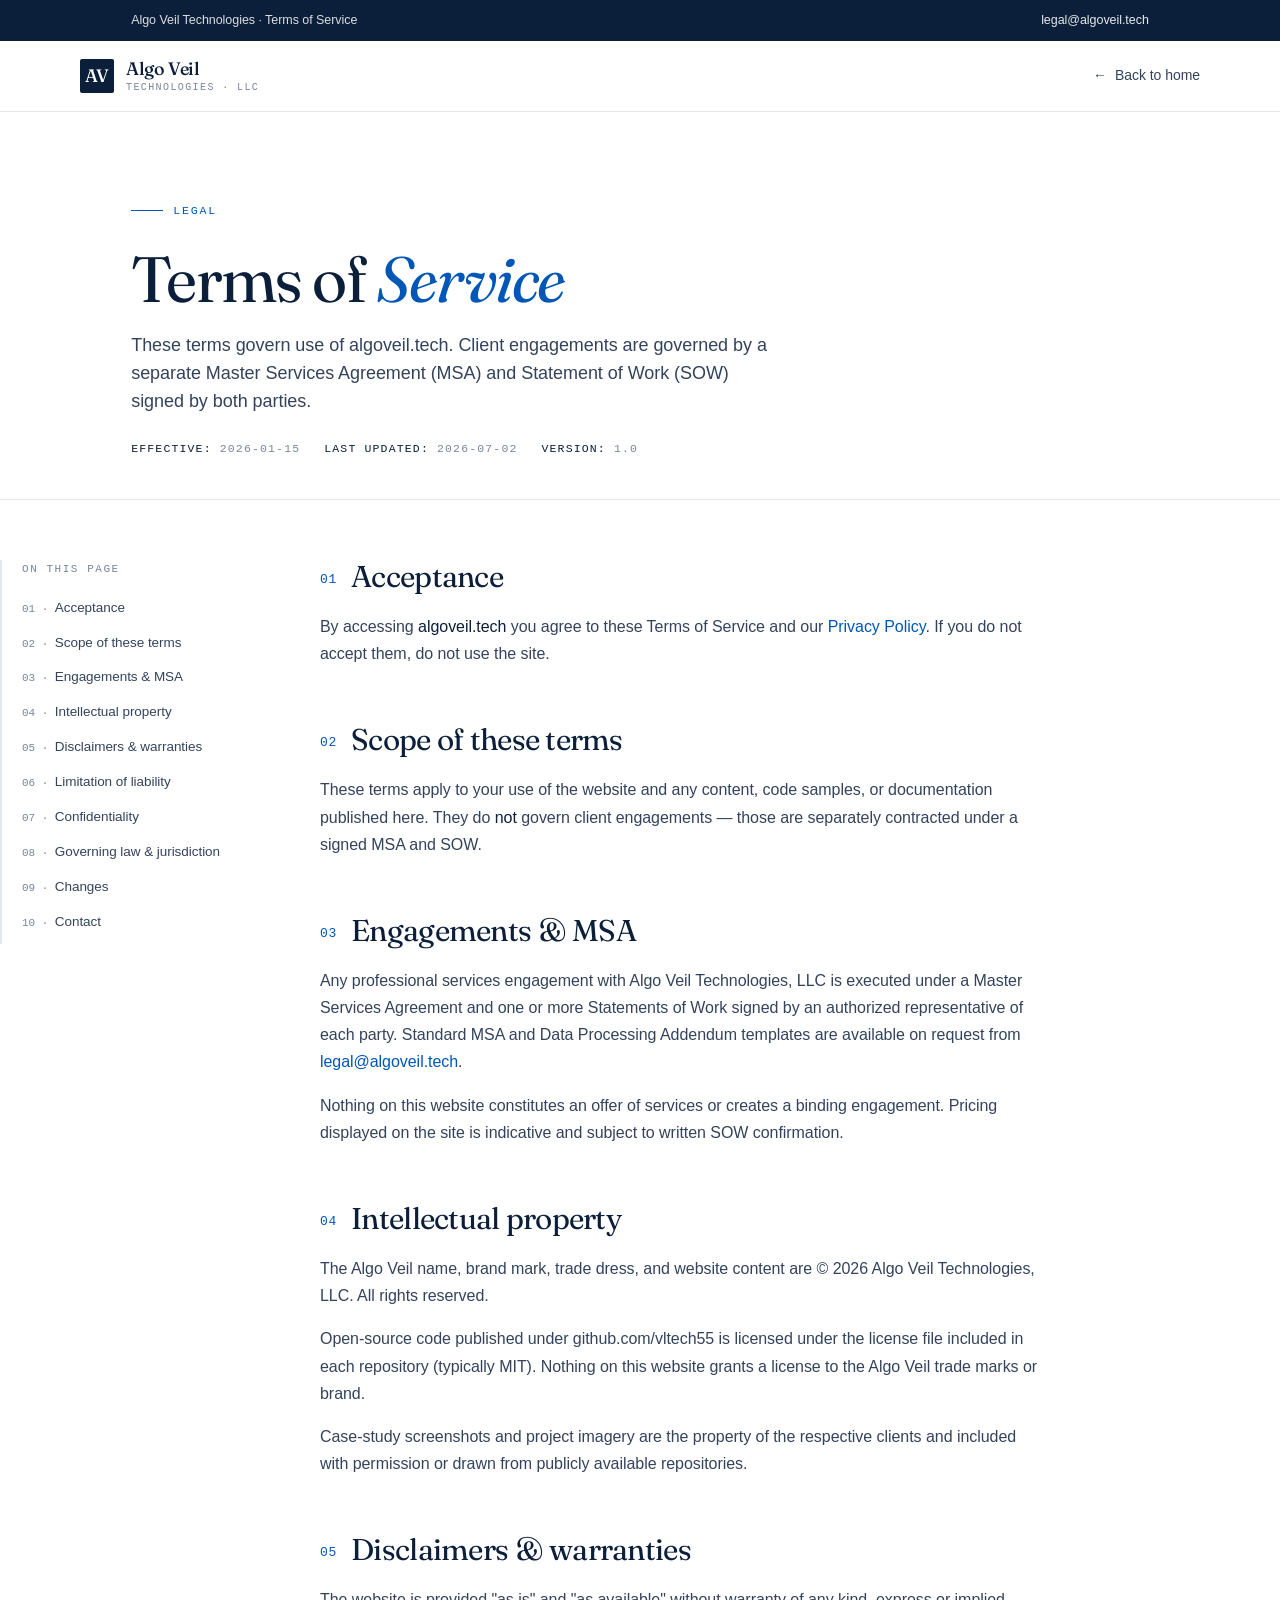
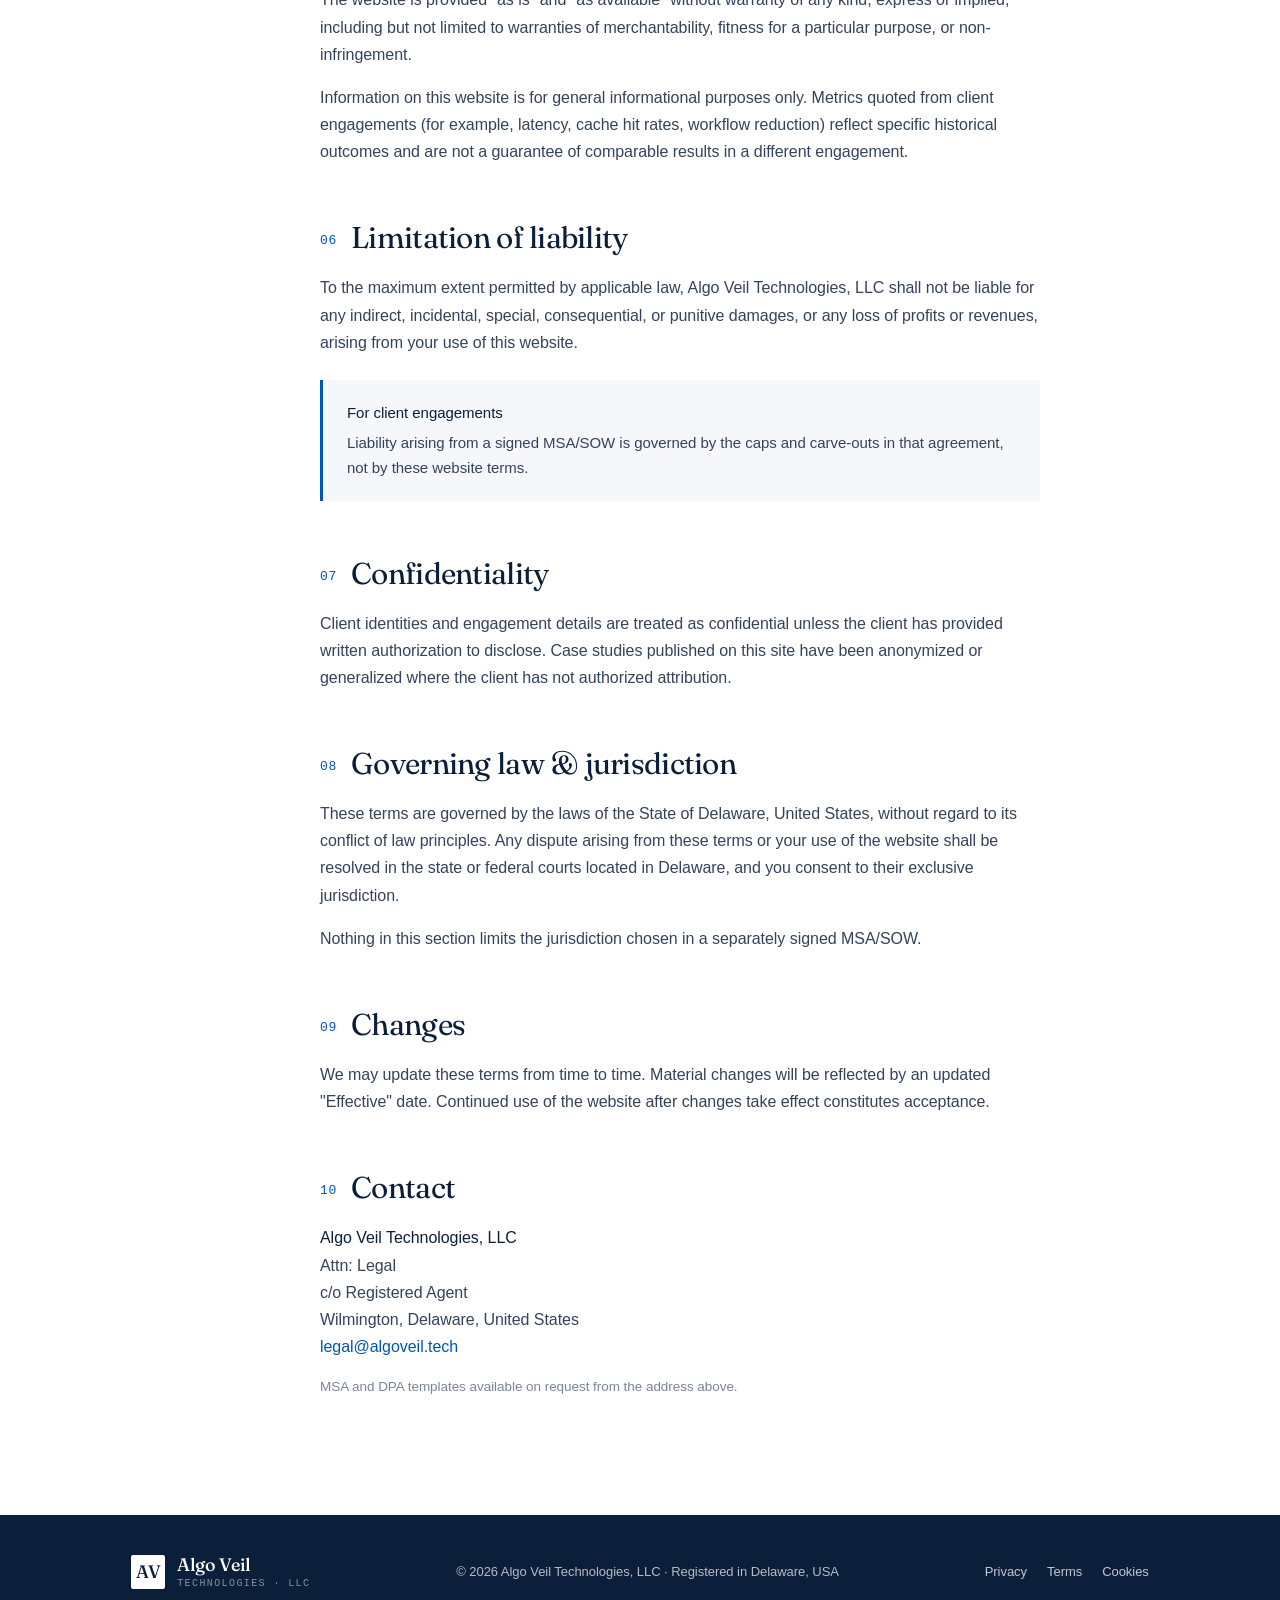
<file: terms.html>
<!DOCTYPE html>
<html lang="en">
<head>
<meta charset="utf-8">
<meta name="viewport" content="width=device-width, initial-scale=1">
<title>Terms of Service · Algo Veil Technologies</title>
<meta name="description" content="Terms governing use of the Algo Veil Technologies website and any client engagement.">
<meta name="robots" content="index,follow">
<link rel="canonical" href="https://algoveil.tech/terms.html">
<link rel="icon" type="image/svg+xml" href="data:image/svg+xml,%3Csvg xmlns='http://www.w3.org/2000/svg' viewBox='0 0 32 32'%3E%3Crect width='32' height='32' rx='4' fill='%230B1F3A'/%3E%3Ctext x='16' y='22' font-family='Georgia,serif' font-size='18' font-weight='500' text-anchor='middle' fill='%23fff' letter-spacing='-1'%3EAV%3C/text%3E%3C/svg%3E">
<link rel="preconnect" href="https://fonts.googleapis.com">
<link rel="preconnect" href="https://fonts.gstatic.com" crossorigin>
<link href="https://fonts.googleapis.com/css2?family=Fraunces:opsz,wght@9..144,400;9..144,500&display=swap" rel="stylesheet">
<style>
:root { --bg:#FFFFFF;--surface:#F5F7FA;--ink:#0B1F3A;--ink-2:#34435C;--ink-3:#56637A;--muted:#7A8598;--rule:#E4E8EF;--accent:#0057B7;--gold:#C9A961;--serif:"Fraunces","Iowan Old Style",Palatino,Georgia,serif;--sans:-apple-system,BlinkMacSystemFont,"Segoe UI Variable","Segoe UI","Helvetica Neue",Arial,sans-serif;--mono:"SF Mono","JetBrains Mono",Menlo,Consolas,monospace;--gutter:clamp(20px,4vw,56px);--content:1120px; }
*{box-sizing:border-box}html,body{margin:0;padding:0;background:var(--bg)}body{font-family:var(--sans);font-size:16px;line-height:1.7;color:var(--ink-2);-webkit-font-smoothing:antialiased;letter-spacing:-0.003em}a{color:var(--accent);text-decoration:none}a:hover{text-decoration:underline}:focus-visible{outline:2px solid var(--accent);outline-offset:3px;border-radius:2px}.container{max-width:var(--content);margin:0 auto;padding:0 var(--gutter)}
.topstrip{background:var(--ink);color:rgba(255,255,255,0.85);padding:10px 0;font-size:12.5px}.topstrip__inner{display:flex;justify-content:space-between;align-items:center;gap:20px;flex-wrap:wrap}.topstrip a{color:rgba(255,255,255,0.9)}.topstrip a:hover{color:#fff}
.nav{background:rgba(255,255,255,0.94);backdrop-filter:blur(20px);border-bottom:1px solid var(--rule);position:sticky;top:0;z-index:50}.nav__inner{display:flex;align-items:center;justify-content:space-between;padding:18px 0;gap:32px}.brand{display:inline-flex;align-items:center;gap:12px;color:var(--ink)}.brand__mark{width:34px;height:34px;background:var(--ink);color:var(--bg);display:inline-flex;align-items:center;justify-content:center;font-family:var(--serif);font-weight:500;font-size:18px;border-radius:2px;letter-spacing:-0.02em}.brand__names{display:flex;flex-direction:column;line-height:1.1}.brand__name{font-family:var(--serif);font-weight:500;font-size:18px;letter-spacing:-0.02em;color:var(--ink)}.brand__tagline{font-family:var(--mono);font-size:10px;letter-spacing:0.14em;text-transform:uppercase;color:var(--muted);margin-top:3px}.nav__back{font-size:14px;color:var(--ink-2);display:inline-flex;align-items:center;gap:8px}.nav__back:hover{color:var(--accent);text-decoration:none}.nav__back .arrow{transition:transform 200ms}.nav__back:hover .arrow{transform:translateX(-3px)}
.legal-hero{padding:80px 0 40px;border-bottom:1px solid var(--rule)}.legal-hero__eyebrow{display:inline-flex;align-items:center;gap:10px;font-family:var(--mono);font-size:11.5px;letter-spacing:0.16em;text-transform:uppercase;color:var(--accent);margin-bottom:24px}.legal-hero__eyebrow::before{content:"";display:inline-block;width:32px;height:1px;background:var(--accent)}.legal-hero h1{font-family:var(--serif);font-weight:400;font-size:clamp(40px,5vw,64px);line-height:1.05;letter-spacing:-0.028em;color:var(--ink);margin:0 0 20px;max-width:20ch;text-wrap:balance;font-optical-sizing:auto}.legal-hero h1 em{font-style:italic;color:var(--accent)}.legal-hero__meta{display:flex;gap:24px;flex-wrap:wrap;font-family:var(--mono);font-size:11.5px;letter-spacing:0.1em;text-transform:uppercase;color:var(--muted);margin-top:24px}.legal-hero__meta b{color:var(--ink);font-weight:500}
.legal-body{padding:60px 0 100px;display:grid;grid-template-columns:260px 1fr;gap:60px;align-items:start}.legal-toc{position:sticky;top:90px;border-left:2px solid var(--rule);padding-left:20px}.legal-toc__label{font-family:var(--mono);font-size:11px;letter-spacing:0.14em;text-transform:uppercase;color:var(--muted);margin-bottom:16px}.legal-toc ol{list-style:none;margin:0;padding:0;counter-reset:toc}.legal-toc li{counter-increment:toc;margin-bottom:8px}.legal-toc a{display:block;color:var(--ink-2);font-size:13.5px;padding:4px 0;transition:color 150ms;line-height:1.4}.legal-toc a::before{content:counter(toc,decimal-leading-zero) " · ";font-family:var(--mono);color:var(--muted);font-size:11px}.legal-toc a:hover{color:var(--accent);text-decoration:none}
.legal-content{max-width:720px;counter-reset:section}.legal-content h2{font-family:var(--serif);font-weight:400;font-size:30px;line-height:1.1;letter-spacing:-0.024em;color:var(--ink);margin:56px 0 20px;font-optical-sizing:auto;scroll-margin-top:90px}.legal-content h2:first-child{margin-top:0}.legal-content h2::before{content:counter(section,decimal-leading-zero);counter-increment:section;font-family:var(--mono);font-size:13px;letter-spacing:0.06em;color:var(--accent);margin-right:14px;vertical-align:4px}.legal-content h3{font-family:var(--sans);font-weight:500;font-size:16px;color:var(--ink);margin:32px 0 12px;letter-spacing:-0.005em}.legal-content p{margin:0 0 16px;font-size:16px;line-height:1.7;color:var(--ink-2)}.legal-content ul{margin:0 0 20px;padding-left:20px}.legal-content li{margin-bottom:8px;font-size:15.5px;line-height:1.65}.legal-content strong{color:var(--ink);font-weight:500}.legal-content .callout{padding:20px 24px;background:var(--surface);border-left:3px solid var(--accent);margin:24px 0;font-size:15px}.legal-content .callout strong{display:block;color:var(--ink);margin-bottom:4px}
footer{background:var(--ink);color:rgba(255,255,255,0.7);padding:40px 0 32px}.footer__inner{display:flex;justify-content:space-between;align-items:center;gap:24px;flex-wrap:wrap;font-size:13px}.footer__inner .brand__mark{background:var(--bg);color:var(--ink)}.footer__inner .brand__name{color:var(--bg)}.footer__inner .brand__tagline{color:rgba(255,255,255,0.5)}.footer__legal{display:flex;gap:20px}.footer__legal a{color:rgba(255,255,255,0.75)}.footer__legal a:hover{color:var(--gold);text-decoration:none}
@media (max-width:900px){.legal-body{grid-template-columns:1fr;gap:32px}.legal-toc{position:static}}
@media (max-width:600px){.topstrip__inner{flex-direction:column;align-items:flex-start;gap:6px}.nav__inner{flex-wrap:wrap}}
@media print{.nav,.topstrip,.nav__back,.legal-toc{display:none}footer{background:transparent;color:#000;padding:20px 0}body{color:#000}a{color:#000;text-decoration:underline}.legal-content h2::before{color:#000}.legal-body{display:block}}
@media (prefers-color-scheme: dark){:root{--bg:#0B0F16;--surface:#131924;--ink:#F5F7FA;--ink-2:rgba(245,247,250,0.78);--ink-3:rgba(245,247,250,0.60);--muted:rgba(245,247,250,0.42);--rule:rgba(255,255,255,0.10);--rule-strong:rgba(255,255,255,0.20);--accent:#4B9EFF}html,body{background:var(--bg)}.nav{background:rgba(11,15,22,0.85)}.brand__mark{background:var(--ink);color:var(--bg)}.legal-content .callout{background:var(--surface);color:var(--ink-2)}.legal-content code{background:rgba(255,255,255,0.06);color:var(--ink);padding:1px 4px;border-radius:2px}footer{background:#050810}.footer__inner .brand__mark{background:var(--ink);color:var(--bg)}}
</style>
</head>
<body>

<header>
<div class="topstrip">
  <div class="container topstrip__inner">
    <span>Algo Veil Technologies · Terms of Service</span>
    <a href="mailto:legal@algoveil.tech">legal@algoveil.tech</a>
  </div>
</div>
<nav class="nav">
  <div class="container nav__inner">
    <a href="/" class="brand"><span class="brand__mark">AV</span><span class="brand__names"><span class="brand__name">Algo Veil</span><span class="brand__tagline">Technologies · LLC</span></span></a>
    <a href="/" class="nav__back"><span class="arrow">←</span>Back to home</a>
  </div>
</nav>
</header>

<main>
<section class="legal-hero">
  <div class="container">
    <div class="legal-hero__eyebrow">Legal</div>
    <h1>Terms of <em>Service</em></h1>
    <p style="max-width:640px;font-size:18px;color:var(--ink-2);line-height:1.55;">These terms govern use of algoveil.tech. Client engagements are governed by a separate Master Services Agreement (MSA) and Statement of Work (SOW) signed by both parties.</p>
    <div class="legal-hero__meta">
      <span><b>Effective:</b> 2026-01-15</span>
      <span><b>Last updated:</b> 2026-07-02</span>
      <span><b>Version:</b> 1.0</span>
    </div>
  </div>
</section>

<section class="legal-body">
  <div class="container" style="display:contents;">
    <aside class="legal-toc" aria-label="Table of contents">
      <div class="legal-toc__label">On this page</div>
      <ol>
        <li><a href="#acceptance">Acceptance</a></li>
        <li><a href="#scope">Scope of these terms</a></li>
        <li><a href="#engagements">Engagements &amp; MSA</a></li>
        <li><a href="#ip">Intellectual property</a></li>
        <li><a href="#warranties">Disclaimers &amp; warranties</a></li>
        <li><a href="#liability">Limitation of liability</a></li>
        <li><a href="#confidentiality">Confidentiality</a></li>
        <li><a href="#jurisdiction">Governing law &amp; jurisdiction</a></li>
        <li><a href="#changes">Changes</a></li>
        <li><a href="#contact">Contact</a></li>
      </ol>
    </aside>

    <div class="legal-content">
      <h2 id="acceptance">Acceptance</h2>
      <p>By accessing <strong>algoveil.tech</strong> you agree to these Terms of Service and our <a href="/privacy.html">Privacy Policy</a>. If you do not accept them, do not use the site.</p>

      <h2 id="scope">Scope of these terms</h2>
      <p>These terms apply to your use of the website and any content, code samples, or documentation published here. They do <strong>not</strong> govern client engagements — those are separately contracted under a signed MSA and SOW.</p>

      <h2 id="engagements">Engagements &amp; MSA</h2>
      <p>Any professional services engagement with Algo Veil Technologies, LLC is executed under a Master Services Agreement and one or more Statements of Work signed by an authorized representative of each party. Standard MSA and Data Processing Addendum templates are available on request from <a href="mailto:legal@algoveil.tech">legal@algoveil.tech</a>.</p>
      <p>Nothing on this website constitutes an offer of services or creates a binding engagement. Pricing displayed on the site is indicative and subject to written SOW confirmation.</p>

      <h2 id="ip">Intellectual property</h2>
      <p>The Algo Veil name, brand mark, trade dress, and website content are © 2026 Algo Veil Technologies, LLC. All rights reserved.</p>
      <p>Open-source code published under github.com/vltech55 is licensed under the license file included in each repository (typically MIT). Nothing on this website grants a license to the Algo Veil trade marks or brand.</p>
      <p>Case-study screenshots and project imagery are the property of the respective clients and included with permission or drawn from publicly available repositories.</p>

      <h2 id="warranties">Disclaimers &amp; warranties</h2>
      <p>The website is provided "as is" and "as available" without warranty of any kind, express or implied, including but not limited to warranties of merchantability, fitness for a particular purpose, or non-infringement.</p>
      <p>Information on this website is for general informational purposes only. Metrics quoted from client engagements (for example, latency, cache hit rates, workflow reduction) reflect specific historical outcomes and are not a guarantee of comparable results in a different engagement.</p>

      <h2 id="liability">Limitation of liability</h2>
      <p>To the maximum extent permitted by applicable law, Algo Veil Technologies, LLC shall not be liable for any indirect, incidental, special, consequential, or punitive damages, or any loss of profits or revenues, arising from your use of this website.</p>
      <div class="callout">
        <strong>For client engagements</strong>
        Liability arising from a signed MSA/SOW is governed by the caps and carve-outs in that agreement, not by these website terms.
      </div>

      <h2 id="confidentiality">Confidentiality</h2>
      <p>Client identities and engagement details are treated as confidential unless the client has provided written authorization to disclose. Case studies published on this site have been anonymized or generalized where the client has not authorized attribution.</p>

      <h2 id="jurisdiction">Governing law &amp; jurisdiction</h2>
      <p>These terms are governed by the laws of the State of Delaware, United States, without regard to its conflict of law principles. Any dispute arising from these terms or your use of the website shall be resolved in the state or federal courts located in Delaware, and you consent to their exclusive jurisdiction.</p>
      <p>Nothing in this section limits the jurisdiction chosen in a separately signed MSA/SOW.</p>

      <h2 id="changes">Changes</h2>
      <p>We may update these terms from time to time. Material changes will be reflected by an updated "Effective" date. Continued use of the website after changes take effect constitutes acceptance.</p>

      <h2 id="contact">Contact</h2>
      <p><strong>Algo Veil Technologies, LLC</strong><br>
      Attn: Legal<br>
      c/o Registered Agent<br>
      Wilmington, Delaware, United States<br>
      <a href="mailto:legal@algoveil.tech">legal@algoveil.tech</a></p>
      <p style="color:var(--muted);font-size:13.5px;">MSA and DPA templates available on request from the address above.</p>
    </div>
  </div>
</section>
</main>

<footer>
  <div class="container footer__inner">
    <a href="/" class="brand"><span class="brand__mark">AV</span><span class="brand__names"><span class="brand__name">Algo Veil</span><span class="brand__tagline">Technologies · LLC</span></span></a>
    <div>© <span id="y">2026</span> Algo Veil Technologies, LLC · Registered in Delaware, USA</div>
    <div class="footer__legal"><a href="/privacy.html">Privacy</a><a href="/terms.html">Terms</a><a href="/cookies.html">Cookies</a></div>
  </div>
</footer>
<script>document.getElementById('y').textContent=new Date().getFullYear();</script>
</body>
</html>
</file>
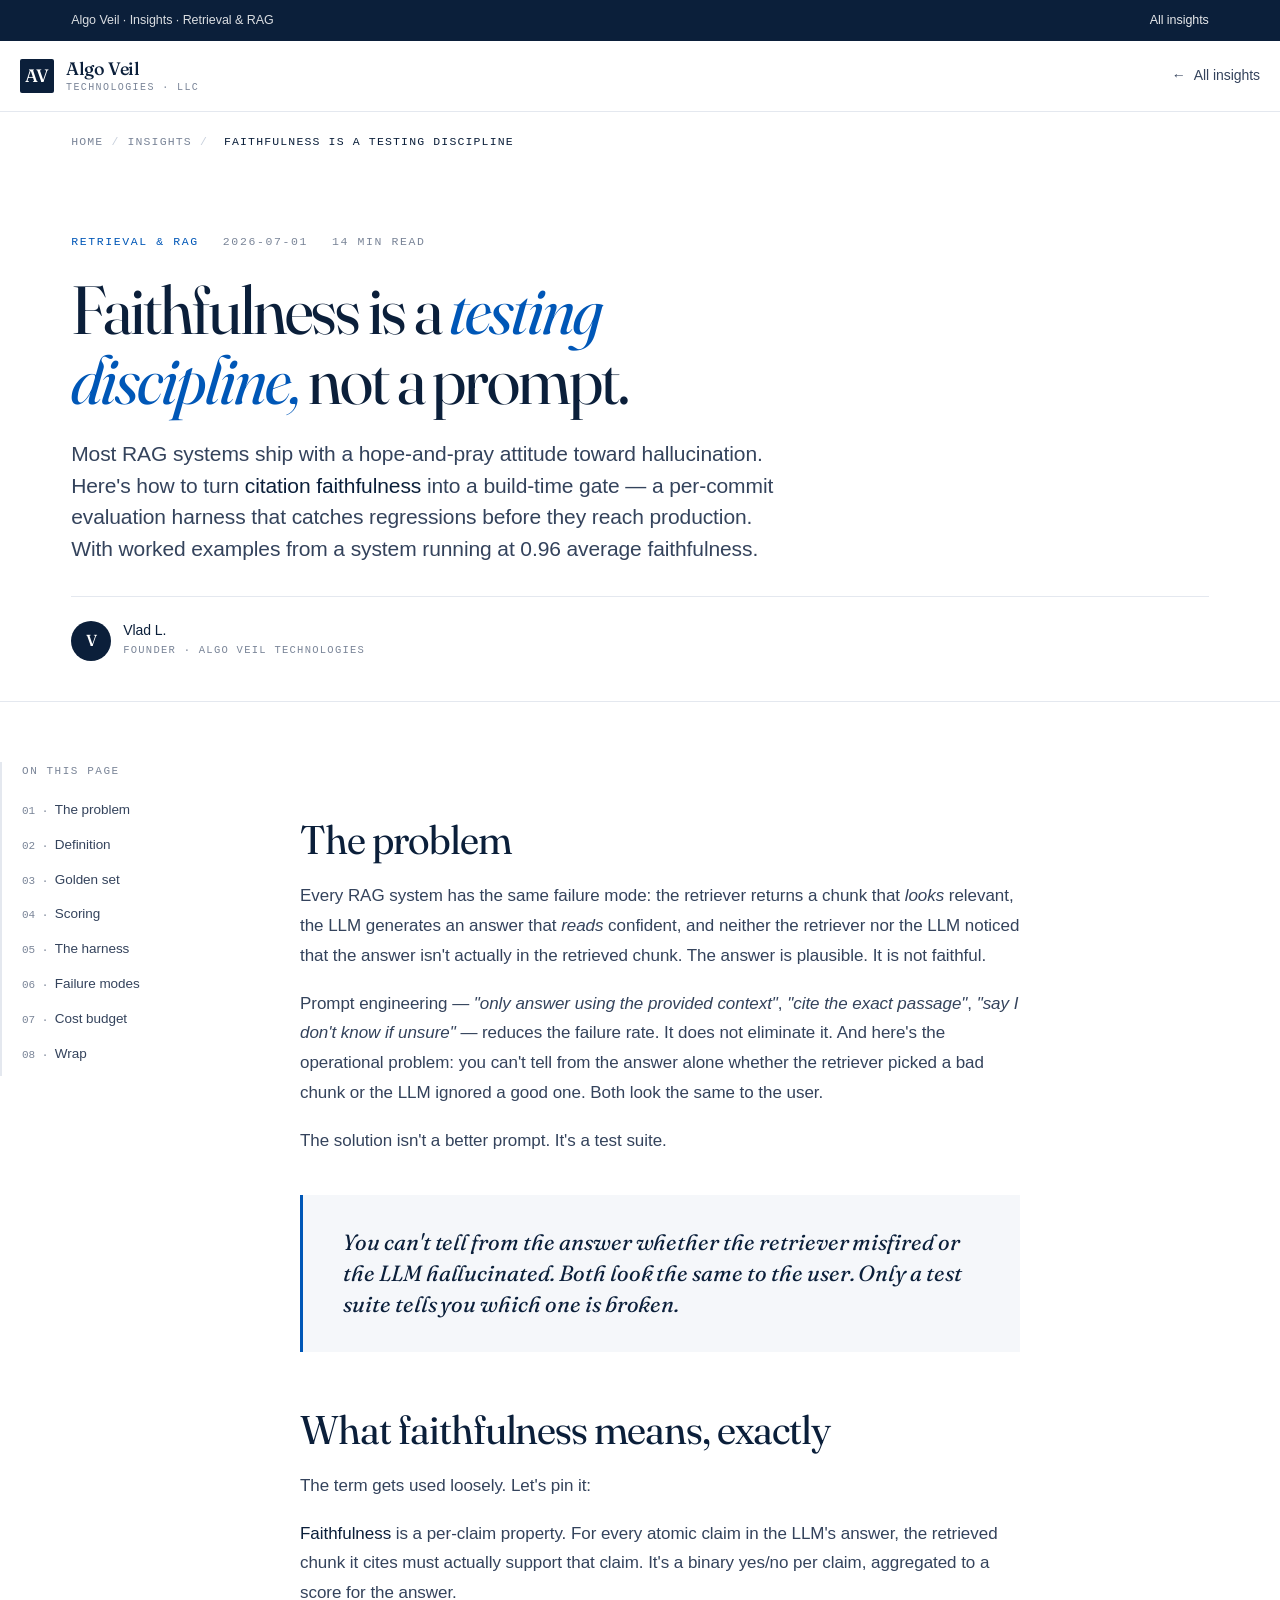
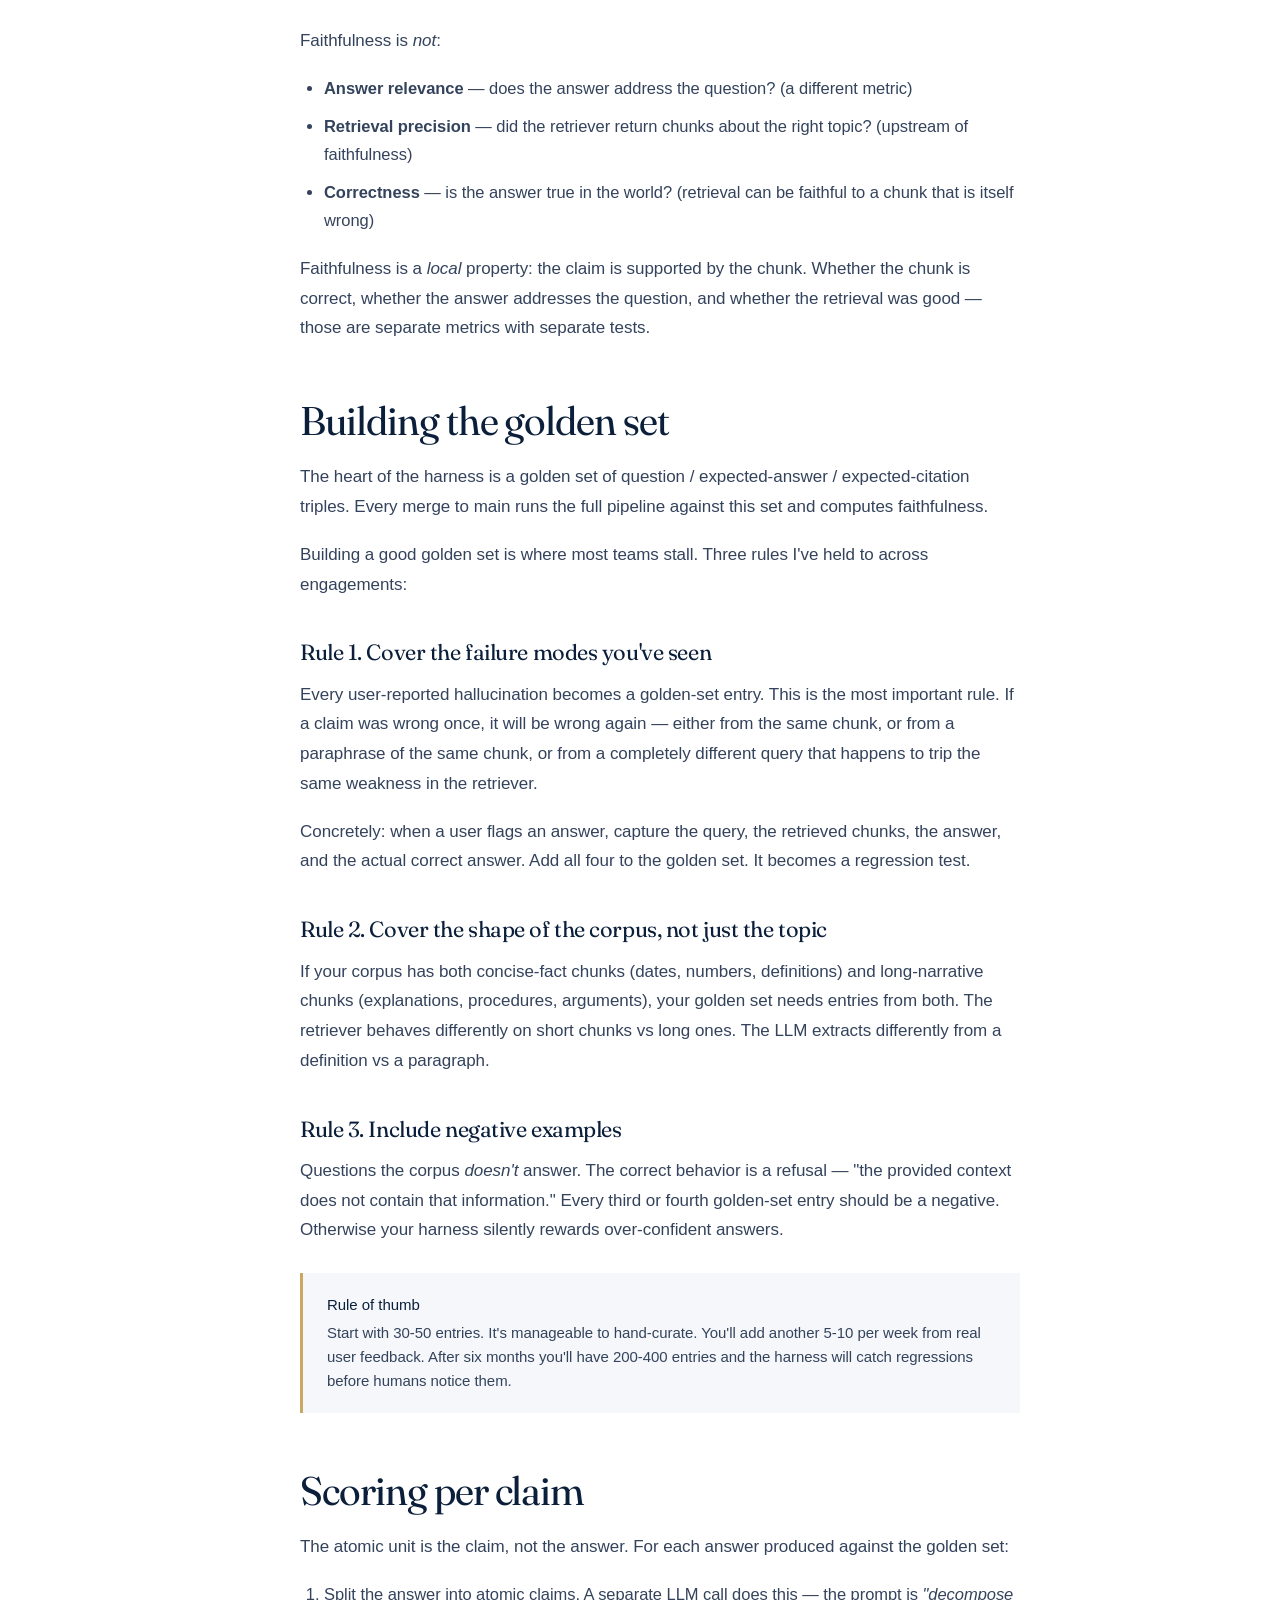
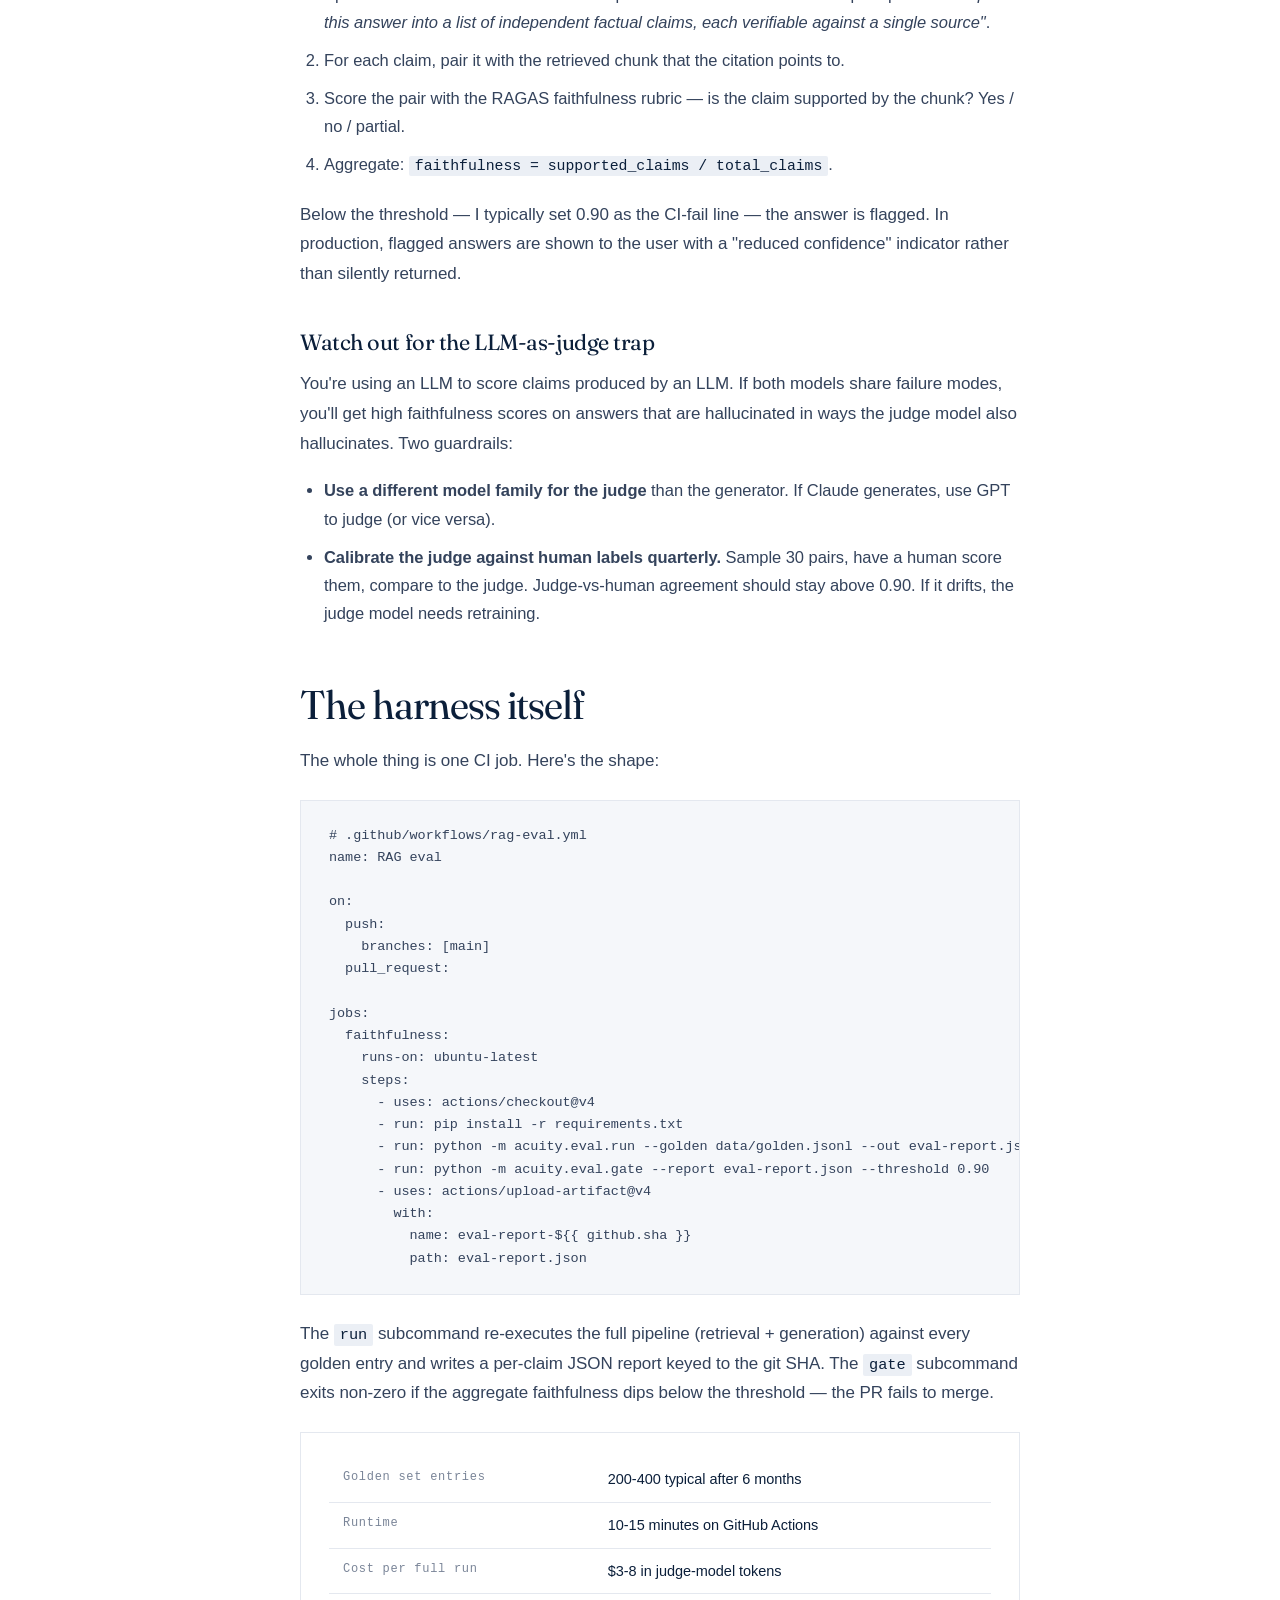
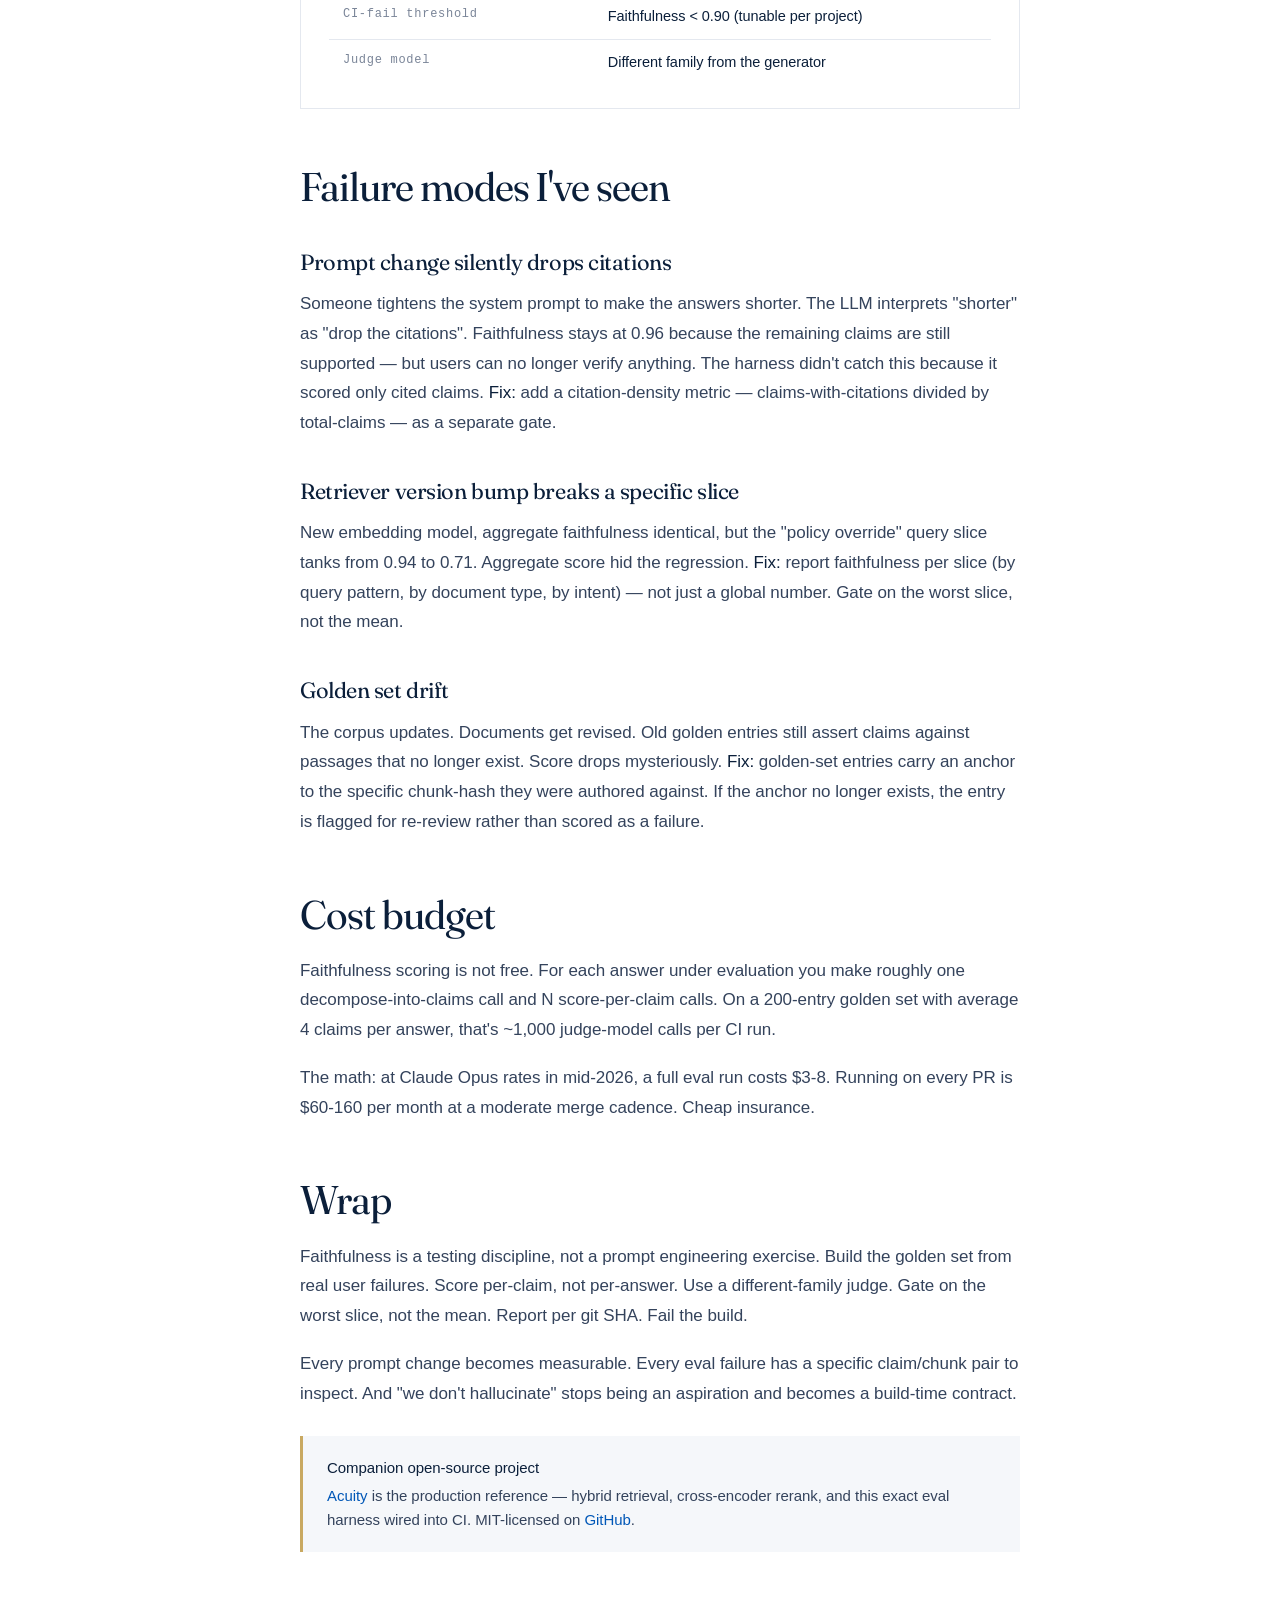
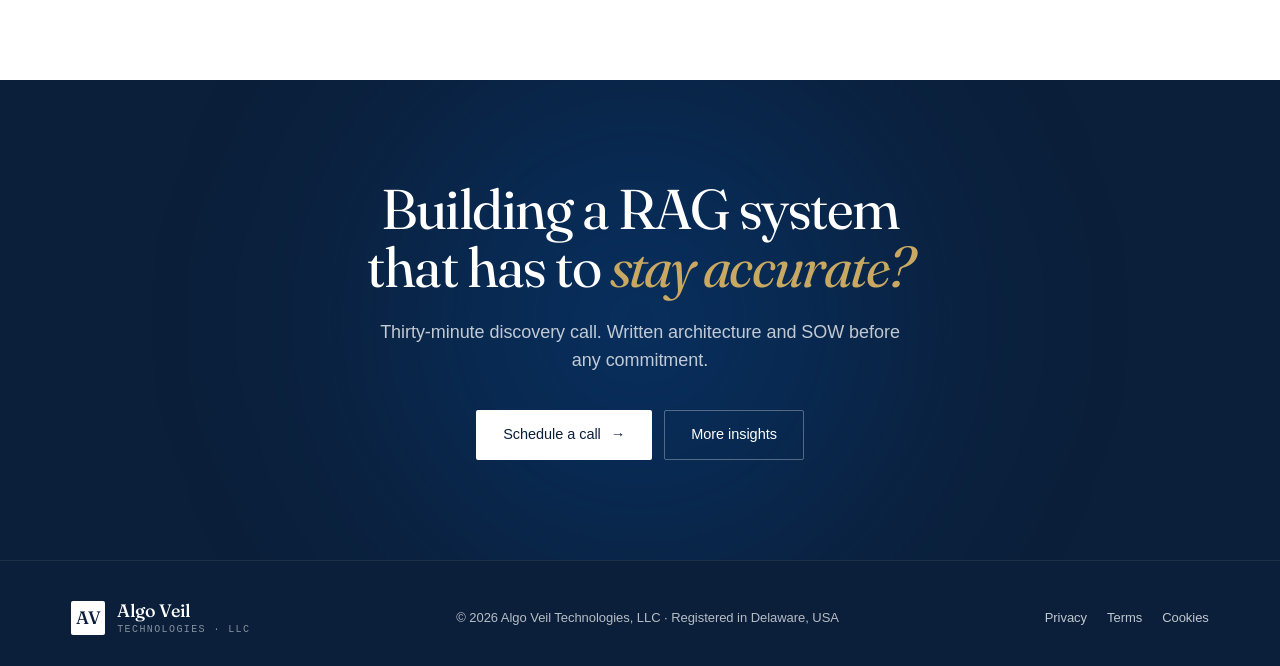
<file: insights/rag-faithfulness.html>
<!DOCTYPE html>
<html lang="en">
<head>
<meta charset="utf-8">
<meta name="viewport" content="width=device-width, initial-scale=1">
<title>Faithfulness is a testing discipline, not a prompt · Algo Veil</title>
<meta name="description" content="Most RAG systems ship with a hope-and-pray attitude toward hallucination. Here's a concrete, per-commit evaluation harness that turns citation faithfulness into a build-time gate.">
<meta name="robots" content="index,follow">
<meta name="author" content="Vlad L.">
<link rel="canonical" href="https://algoveil.tech/insights/rag-faithfulness.html">
<link rel="icon" type="image/svg+xml" href="data:image/svg+xml,%3Csvg xmlns='http://www.w3.org/2000/svg' viewBox='0 0 32 32'%3E%3Crect width='32' height='32' rx='4' fill='%230B1F3A'/%3E%3Ctext x='16' y='22' font-family='Georgia,serif' font-size='18' font-weight='500' text-anchor='middle' fill='%23fff' letter-spacing='-1'%3EAV%3C/text%3E%3C/svg%3E">

<!-- Open Graph -->
<meta property="og:type" content="article">
<meta property="og:title" content="Faithfulness is a testing discipline, not a prompt.">
<meta property="og:description" content="Turn RAG citation faithfulness into a build-time gate — with a per-commit evaluation harness.">
<meta property="og:url" content="https://algoveil.tech/insights/rag-faithfulness.html">
<meta property="article:published_time" content="2026-07-01">
<meta property="article:author" content="Vlad L.">
<meta property="article:section" content="Retrieval & RAG">

<link rel="preconnect" href="https://fonts.googleapis.com">
<link rel="preconnect" href="https://fonts.gstatic.com" crossorigin>
<link href="https://fonts.googleapis.com/css2?family=Fraunces:opsz,wght@9..144,400;9..144,500&display=swap" rel="stylesheet">
<link rel="stylesheet" href="/work/case-study.css">

<!-- Article structured data -->
<script type="application/ld+json">
{
  "@context": "https://schema.org",
  "@type": "TechArticle",
  "headline": "Faithfulness is a testing discipline, not a prompt.",
  "description": "A per-commit evaluation harness that turns RAG citation faithfulness into a build-time gate.",
  "datePublished": "2026-07-01",
  "author": { "@type": "Person", "name": "Vlad L." },
  "publisher": { "@type": "Organization", "name": "Algo Veil Technologies, LLC" },
  "mainEntityOfPage": "https://algoveil.tech/insights/rag-faithfulness.html"
}
</script>

<style>
  .article-hero { padding: 60px 0 40px; border-bottom: 1px solid var(--rule); }
  .article-hero__meta { display: flex; gap: 24px; flex-wrap: wrap; font-family: var(--mono); font-size: 11.5px; letter-spacing: 0.14em; text-transform: uppercase; color: var(--muted); margin-bottom: 24px; }
  .article-hero__meta .cat { color: var(--accent); }
  .article-hero h1 { font-size: clamp(40px, 5.4vw, 68px); line-height: 1.02; letter-spacing: -0.03em; margin-bottom: 24px; max-width: 22ch; text-wrap: balance; font-weight: 400; }
  .article-hero h1 em { font-style: italic; color: var(--accent); }
  .article-hero__lede { font-size: 21px; line-height: 1.5; color: var(--ink-2); max-width: 720px; letter-spacing: -0.005em; }
  .article-hero__lede strong { color: var(--ink); font-weight: 500; }
  .article-hero__byline { display: flex; align-items: center; gap: 12px; margin-top: 32px; padding-top: 24px; border-top: 1px solid var(--rule); }
  .article-hero__byline__avatar { width: 40px; height: 40px; border-radius: 50%; background: var(--ink); color: var(--bg); display: inline-flex; align-items: center; justify-content: center; font-family: var(--serif); font-weight: 500; font-size: 16px; letter-spacing: -0.01em; }
  .article-hero__byline__name { font-size: 14px; color: var(--ink); font-weight: 500; line-height: 1.2; }
  .article-hero__byline__role { font-family: var(--mono); font-size: 10.5px; letter-spacing: 0.12em; text-transform: uppercase; color: var(--muted); margin-top: 3px; }
  .article-body { padding: 60px 0 100px; display: grid; grid-template-columns: 240px 1fr; gap: 60px; align-items: start; }
  .article-toc { position: sticky; top: 90px; border-left: 2px solid var(--rule); padding-left: 20px; }
  .article-toc__label { font-family: var(--mono); font-size: 11px; letter-spacing: 0.14em; text-transform: uppercase; color: var(--muted); margin-bottom: 16px; }
  .article-toc ol { list-style: none; margin: 0; padding: 0; counter-reset: toc; }
  .article-toc li { counter-increment: toc; margin-bottom: 8px; }
  .article-toc a { display: block; color: var(--ink-2); font-size: 13.5px; padding: 4px 0; line-height: 1.4; text-decoration: none; }
  .article-toc a::before { content: counter(toc, decimal-leading-zero) " · "; font-family: var(--mono); color: var(--muted); font-size: 11px; }
  .article-toc a:hover { color: var(--accent); }
  .article-content { max-width: 720px; }
  .article-content h2 { font-family: var(--serif); font-weight: 400; font-size: clamp(28px, 3.2vw, 40px); line-height: 1.08; letter-spacing: -0.026em; color: var(--ink); margin: 56px 0 20px; scroll-margin-top: 90px; font-optical-sizing: auto; }
  .article-content h2 em { font-style: italic; color: var(--accent); }
  .article-content h3 { font-family: var(--serif); font-weight: 400; font-size: 22px; line-height: 1.2; letter-spacing: -0.02em; color: var(--ink); margin: 40px 0 14px; font-optical-sizing: auto; }
  .article-content p { margin: 0 0 18px; font-size: 17px; line-height: 1.75; color: var(--ink-2); }
  .article-content p strong { color: var(--ink); font-weight: 500; }
  .article-content ul, .article-content ol { padding-left: 24px; margin: 0 0 20px; }
  .article-content li { margin-bottom: 10px; font-size: 16.5px; line-height: 1.7; }
  .article-content code { font-family: var(--mono); font-size: 0.9em; background: var(--surface-2); padding: 2px 6px; border-radius: 2px; color: var(--ink); }
  .article-content pre { margin: 24px 0; padding: 24px 28px; background: var(--surface); border: 1px solid var(--rule); font-family: var(--mono); font-size: 13.5px; line-height: 1.65; color: var(--ink-2); overflow-x: auto; }
  .article-content pre code { background: transparent; padding: 0; font-size: inherit; color: inherit; }
  .article-content .pullquote { margin: 40px 0; padding: 32px 40px; background: var(--surface); border-left: 3px solid var(--accent); font-family: var(--serif); font-style: italic; font-size: 22px; line-height: 1.4; color: var(--ink); font-optical-sizing: auto; }
  .article-content .callout { margin: 28px 0; padding: 20px 24px; background: var(--surface); border-left: 3px solid var(--gold); font-size: 15px; line-height: 1.6; }
  .article-content .callout b { color: var(--ink); font-weight: 500; display: block; margin-bottom: 4px; }
  .article-content .kv { margin: 24px 0; padding: 24px 28px; border: 1px solid var(--rule); }
  .article-content .kv table { width: 100%; border-collapse: collapse; }
  .article-content .kv th, .article-content .kv td { text-align: left; padding: 10px 14px; border-bottom: 1px solid var(--rule); vertical-align: top; font-size: 14.5px; }
  .article-content .kv tr:last-child th, .article-content .kv tr:last-child td { border-bottom: 0; }
  .article-content .kv th { font-family: var(--mono); font-size: 12px; letter-spacing: 0.06em; color: var(--muted); font-weight: 500; width: 40%; }
  .article-content .kv td { color: var(--ink); font-weight: 500; }
  .article-foot { padding: 40px 0; border-top: 1px solid var(--rule); margin-top: 60px; }
  @media (max-width: 900px) {
    .article-body { grid-template-columns: 1fr; gap: 32px; }
    .article-toc { position: static; }
  }
</style>
</head>
<body>

<header>
<div class="topstrip">
  <div class="container topstrip__inner">
    <span>Algo Veil · Insights · Retrieval &amp; RAG</span>
    <a href="/insights.html">All insights</a>
  </div>
</div>
<nav class="nav">
  <div class="container nav__inner">
    <a href="/" class="brand"><span class="brand__mark">AV</span><span class="brand__names"><span class="brand__name">Algo Veil</span><span class="brand__tagline">Technologies · LLC</span></span></a>
    <a href="/insights.html" class="nav__back"><span class="arrow">←</span>All insights</a>
  </div>
</nav>
</header>

<main>
<div class="container">
  <nav class="crumbs" aria-label="Breadcrumb">
    <a href="/">Home</a><span>/</span><a href="/insights.html">Insights</a><span>/</span><span style="color:var(--ink)">Faithfulness is a testing discipline</span>
  </nav>
</div>

<article>
<section class="article-hero">
  <div class="container">
    <div class="article-hero__meta">
      <span class="cat">Retrieval &amp; RAG</span>
      <span>2026-07-01</span>
      <span>14 min read</span>
    </div>
    <h1>Faithfulness is a <em>testing discipline,</em> not a prompt.</h1>
    <p class="article-hero__lede">Most RAG systems ship with a hope-and-pray attitude toward hallucination. Here's how to turn <strong>citation faithfulness</strong> into a build-time gate — a per-commit evaluation harness that catches regressions before they reach production. With worked examples from a system running at 0.96 average faithfulness.</p>
    <div class="article-hero__byline">
      <span class="article-hero__byline__avatar" aria-hidden="true">V</span>
      <div>
        <div class="article-hero__byline__name">Vlad L.</div>
        <div class="article-hero__byline__role">Founder · Algo Veil Technologies</div>
      </div>
    </div>
  </div>
</section>

<section class="article-body">
  <div class="container" style="display:contents;">
    <aside class="article-toc" aria-label="Article sections">
      <div class="article-toc__label">On this page</div>
      <ol>
        <li><a href="#the-problem">The problem</a></li>
        <li><a href="#definition">Definition</a></li>
        <li><a href="#golden-set">Golden set</a></li>
        <li><a href="#scoring">Scoring</a></li>
        <li><a href="#harness">The harness</a></li>
        <li><a href="#failures">Failure modes</a></li>
        <li><a href="#budget">Cost budget</a></li>
        <li><a href="#wrap">Wrap</a></li>
      </ol>
    </aside>

    <div class="article-content">

      <h2 id="the-problem">The problem</h2>
      <p>Every RAG system has the same failure mode: the retriever returns a chunk that <em>looks</em> relevant, the LLM generates an answer that <em>reads</em> confident, and neither the retriever nor the LLM noticed that the answer isn't actually in the retrieved chunk. The answer is plausible. It is not faithful.</p>
      <p>Prompt engineering — <em>"only answer using the provided context"</em>, <em>"cite the exact passage"</em>, <em>"say I don't know if unsure"</em> — reduces the failure rate. It does not eliminate it. And here's the operational problem: you can't tell from the answer alone whether the retriever picked a bad chunk or the LLM ignored a good one. Both look the same to the user.</p>
      <p>The solution isn't a better prompt. It's a test suite.</p>

      <div class="pullquote">
        You can't tell from the answer whether the retriever misfired or the LLM hallucinated. Both look the same to the user. Only a test suite tells you which one is broken.
      </div>

      <h2 id="definition">What faithfulness means, exactly</h2>
      <p>The term gets used loosely. Let's pin it:</p>
      <p><strong>Faithfulness</strong> is a per-claim property. For every atomic claim in the LLM's answer, the retrieved chunk it cites must actually support that claim. It's a binary yes/no per claim, aggregated to a score for the answer.</p>
      <p>Faithfulness is <em>not</em>:</p>
      <ul>
        <li><strong>Answer relevance</strong> — does the answer address the question? (a different metric)</li>
        <li><strong>Retrieval precision</strong> — did the retriever return chunks about the right topic? (upstream of faithfulness)</li>
        <li><strong>Correctness</strong> — is the answer true in the world? (retrieval can be faithful to a chunk that is itself wrong)</li>
      </ul>
      <p>Faithfulness is a <em>local</em> property: the claim is supported by the chunk. Whether the chunk is correct, whether the answer addresses the question, and whether the retrieval was good — those are separate metrics with separate tests.</p>

      <h2 id="golden-set">Building the golden set</h2>
      <p>The heart of the harness is a golden set of question / expected-answer / expected-citation triples. Every merge to main runs the full pipeline against this set and computes faithfulness.</p>
      <p>Building a good golden set is where most teams stall. Three rules I've held to across engagements:</p>

      <h3>Rule 1. Cover the failure modes you've seen</h3>
      <p>Every user-reported hallucination becomes a golden-set entry. This is the most important rule. If a claim was wrong once, it will be wrong again — either from the same chunk, or from a paraphrase of the same chunk, or from a completely different query that happens to trip the same weakness in the retriever.</p>
      <p>Concretely: when a user flags an answer, capture the query, the retrieved chunks, the answer, and the actual correct answer. Add all four to the golden set. It becomes a regression test.</p>

      <h3>Rule 2. Cover the shape of the corpus, not just the topic</h3>
      <p>If your corpus has both concise-fact chunks (dates, numbers, definitions) and long-narrative chunks (explanations, procedures, arguments), your golden set needs entries from both. The retriever behaves differently on short chunks vs long ones. The LLM extracts differently from a definition vs a paragraph.</p>

      <h3>Rule 3. Include negative examples</h3>
      <p>Questions the corpus <em>doesn't</em> answer. The correct behavior is a refusal — "the provided context does not contain that information." Every third or fourth golden-set entry should be a negative. Otherwise your harness silently rewards over-confident answers.</p>

      <div class="callout">
        <b>Rule of thumb</b>
        Start with 30-50 entries. It's manageable to hand-curate. You'll add another 5-10 per week from real user feedback. After six months you'll have 200-400 entries and the harness will catch regressions before humans notice them.
      </div>

      <h2 id="scoring">Scoring per claim</h2>
      <p>The atomic unit is the claim, not the answer. For each answer produced against the golden set:</p>
      <ol>
        <li>Split the answer into atomic claims. A separate LLM call does this — the prompt is <em>"decompose this answer into a list of independent factual claims, each verifiable against a single source"</em>.</li>
        <li>For each claim, pair it with the retrieved chunk that the citation points to.</li>
        <li>Score the pair with the RAGAS faithfulness rubric — is the claim supported by the chunk? Yes / no / partial.</li>
        <li>Aggregate: <code>faithfulness = supported_claims / total_claims</code>.</li>
      </ol>
      <p>Below the threshold — I typically set 0.90 as the CI-fail line — the answer is flagged. In production, flagged answers are shown to the user with a "reduced confidence" indicator rather than silently returned.</p>

      <h3>Watch out for the LLM-as-judge trap</h3>
      <p>You're using an LLM to score claims produced by an LLM. If both models share failure modes, you'll get high faithfulness scores on answers that are hallucinated in ways the judge model also hallucinates. Two guardrails:</p>
      <ul>
        <li><strong>Use a different model family for the judge</strong> than the generator. If Claude generates, use GPT to judge (or vice versa).</li>
        <li><strong>Calibrate the judge against human labels quarterly.</strong> Sample 30 pairs, have a human score them, compare to the judge. Judge-vs-human agreement should stay above 0.90. If it drifts, the judge model needs retraining.</li>
      </ul>

      <h2 id="harness">The harness itself</h2>
      <p>The whole thing is one CI job. Here's the shape:</p>
      <pre><code># .github/workflows/rag-eval.yml
name: RAG eval

on:
  push:
    branches: [main]
  pull_request:

jobs:
  faithfulness:
    runs-on: ubuntu-latest
    steps:
      - uses: actions/checkout@v4
      - run: pip install -r requirements.txt
      - run: python -m acuity.eval.run --golden data/golden.jsonl --out eval-report.json
      - run: python -m acuity.eval.gate --report eval-report.json --threshold 0.90
      - uses: actions/upload-artifact@v4
        with:
          name: eval-report-${{ github.sha }}
          path: eval-report.json</code></pre>

      <p>The <code>run</code> subcommand re-executes the full pipeline (retrieval + generation) against every golden entry and writes a per-claim JSON report keyed to the git SHA. The <code>gate</code> subcommand exits non-zero if the aggregate faithfulness dips below the threshold — the PR fails to merge.</p>

      <div class="kv">
        <table>
          <tr><th>Golden set entries</th><td>200-400 typical after 6 months</td></tr>
          <tr><th>Runtime</th><td>10-15 minutes on GitHub Actions</td></tr>
          <tr><th>Cost per full run</th><td>$3-8 in judge-model tokens</td></tr>
          <tr><th>CI-fail threshold</th><td>Faithfulness < 0.90 (tunable per project)</td></tr>
          <tr><th>Judge model</th><td>Different family from the generator</td></tr>
        </table>
      </div>

      <h2 id="failures">Failure modes I've seen</h2>

      <h3>Prompt change silently drops citations</h3>
      <p>Someone tightens the system prompt to make the answers shorter. The LLM interprets "shorter" as "drop the citations". Faithfulness stays at 0.96 because the remaining claims are still supported — but users can no longer verify anything. The harness didn't catch this because it scored only cited claims. <strong>Fix:</strong> add a citation-density metric — claims-with-citations divided by total-claims — as a separate gate.</p>

      <h3>Retriever version bump breaks a specific slice</h3>
      <p>New embedding model, aggregate faithfulness identical, but the "policy override" query slice tanks from 0.94 to 0.71. Aggregate score hid the regression. <strong>Fix:</strong> report faithfulness per slice (by query pattern, by document type, by intent) — not just a global number. Gate on the worst slice, not the mean.</p>

      <h3>Golden set drift</h3>
      <p>The corpus updates. Documents get revised. Old golden entries still assert claims against passages that no longer exist. Score drops mysteriously. <strong>Fix:</strong> golden-set entries carry an anchor to the specific chunk-hash they were authored against. If the anchor no longer exists, the entry is flagged for re-review rather than scored as a failure.</p>

      <h2 id="budget">Cost budget</h2>
      <p>Faithfulness scoring is not free. For each answer under evaluation you make roughly one decompose-into-claims call and N score-per-claim calls. On a 200-entry golden set with average 4 claims per answer, that's ~1,000 judge-model calls per CI run.</p>
      <p>The math: at Claude Opus rates in mid-2026, a full eval run costs $3-8. Running on every PR is $60-160 per month at a moderate merge cadence. Cheap insurance.</p>

      <h2 id="wrap">Wrap</h2>
      <p>Faithfulness is a testing discipline, not a prompt engineering exercise. Build the golden set from real user failures. Score per-claim, not per-answer. Use a different-family judge. Gate on the worst slice, not the mean. Report per git SHA. Fail the build.</p>
      <p>Every prompt change becomes measurable. Every eval failure has a specific claim/chunk pair to inspect. And "we don't hallucinate" stops being an aspiration and becomes a build-time contract.</p>

      <div class="callout">
        <b>Companion open-source project</b>
        <a href="/work/acuity.html">Acuity</a> is the production reference — hybrid retrieval, cross-encoder rerank, and this exact eval harness wired into CI. MIT-licensed on <a href="https://github.com/vltech55/acuity-rag" target="_blank" rel="noopener">GitHub</a>.
      </div>

    </div>
  </div>
</section>
</article>

<section class="cta">
  <div class="container cta__inner">
    <h2>Building a RAG system that has to <em>stay accurate?</em></h2>
    <p>Thirty-minute discovery call. Written architecture and SOW before any commitment.</p>
    <div class="cta__actions">
      <a href="/#contact" class="btn btn--white">Schedule a call<span class="arrow">→</span></a>
      <a href="/insights.html" class="btn btn--ghost-light">More insights</a>
    </div>
  </div>
</section>
</main>

<footer>
  <div class="container footer__inner">
    <a href="/" class="brand"><span class="brand__mark">AV</span><span class="brand__names"><span class="brand__name">Algo Veil</span><span class="brand__tagline">Technologies · LLC</span></span></a>
    <div>© <span id="y">2026</span> Algo Veil Technologies, LLC · Registered in Delaware, USA</div>
    <div class="footer__legal"><a href="/privacy.html">Privacy</a><a href="/terms.html">Terms</a><a href="/cookies.html">Cookies</a></div>
  </div>
</footer>
<script>document.getElementById('y').textContent=new Date().getFullYear();</script>
</body>
</html>
</file>
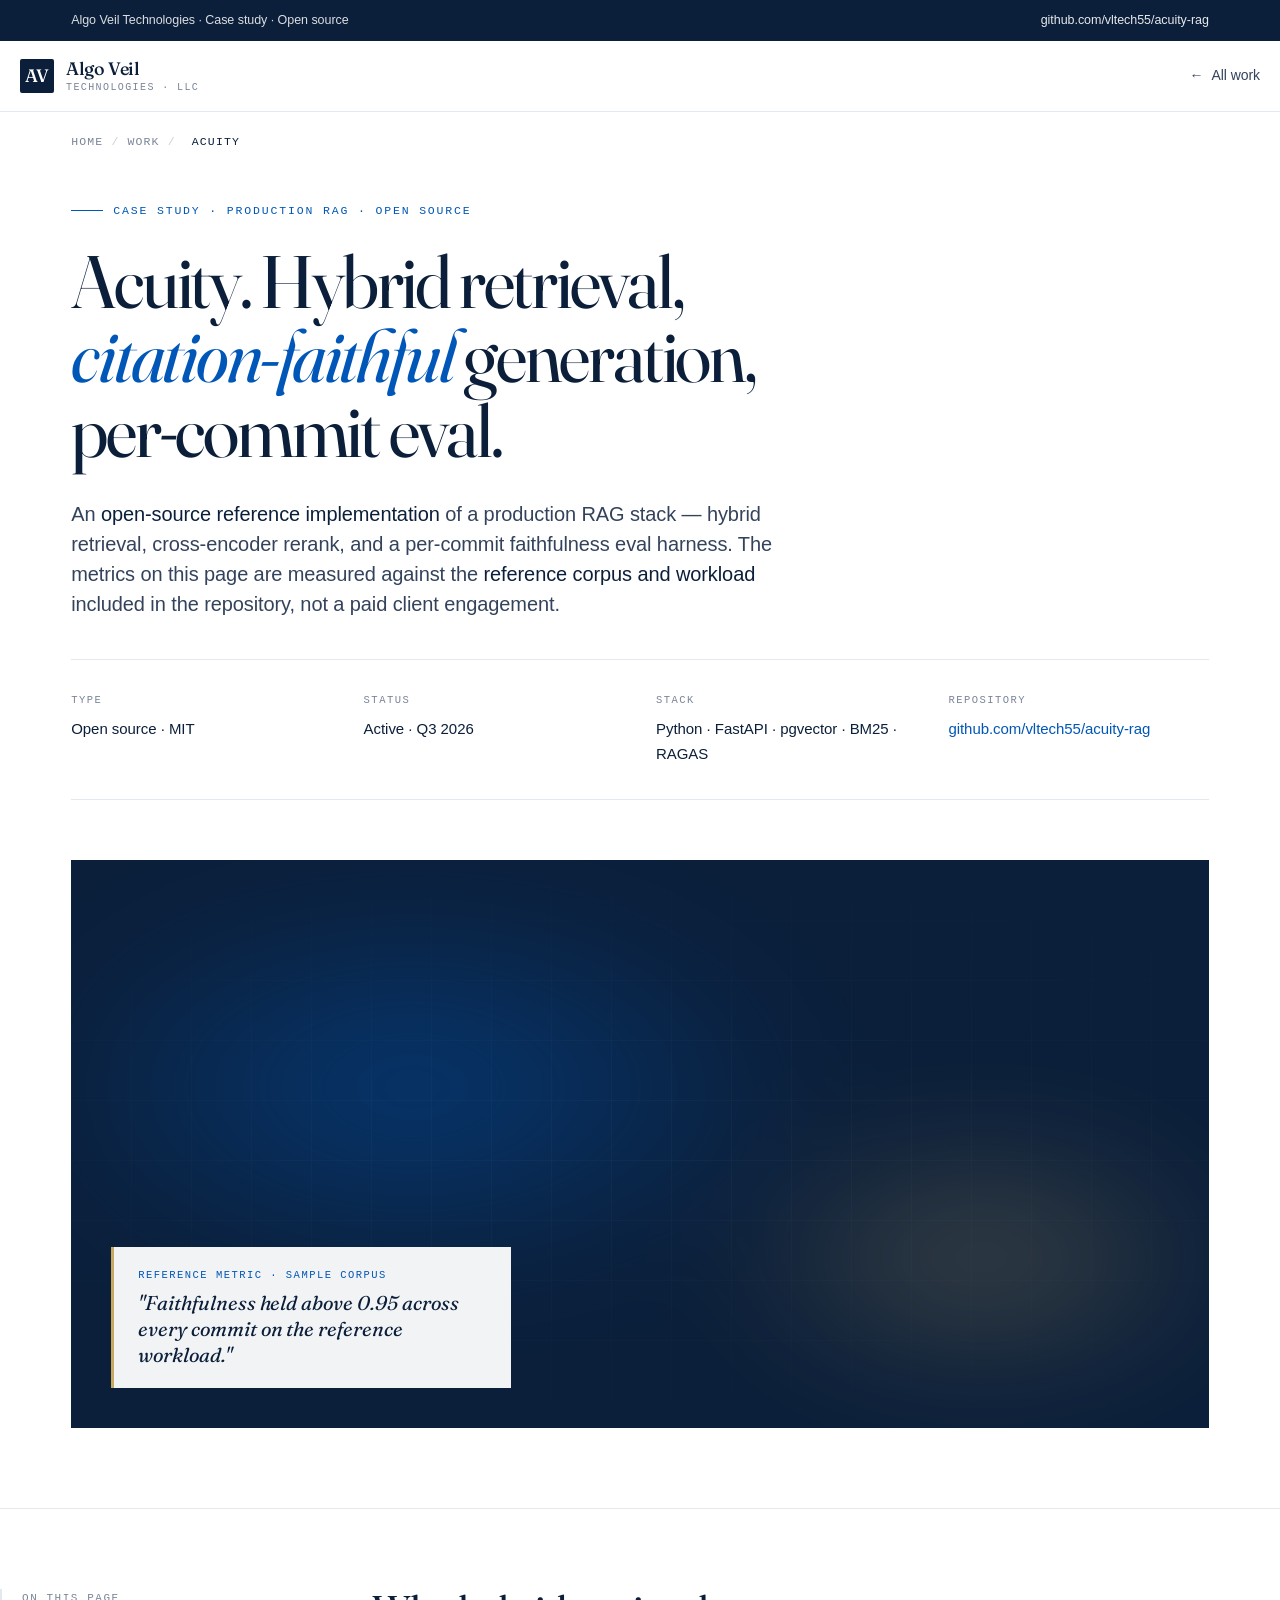
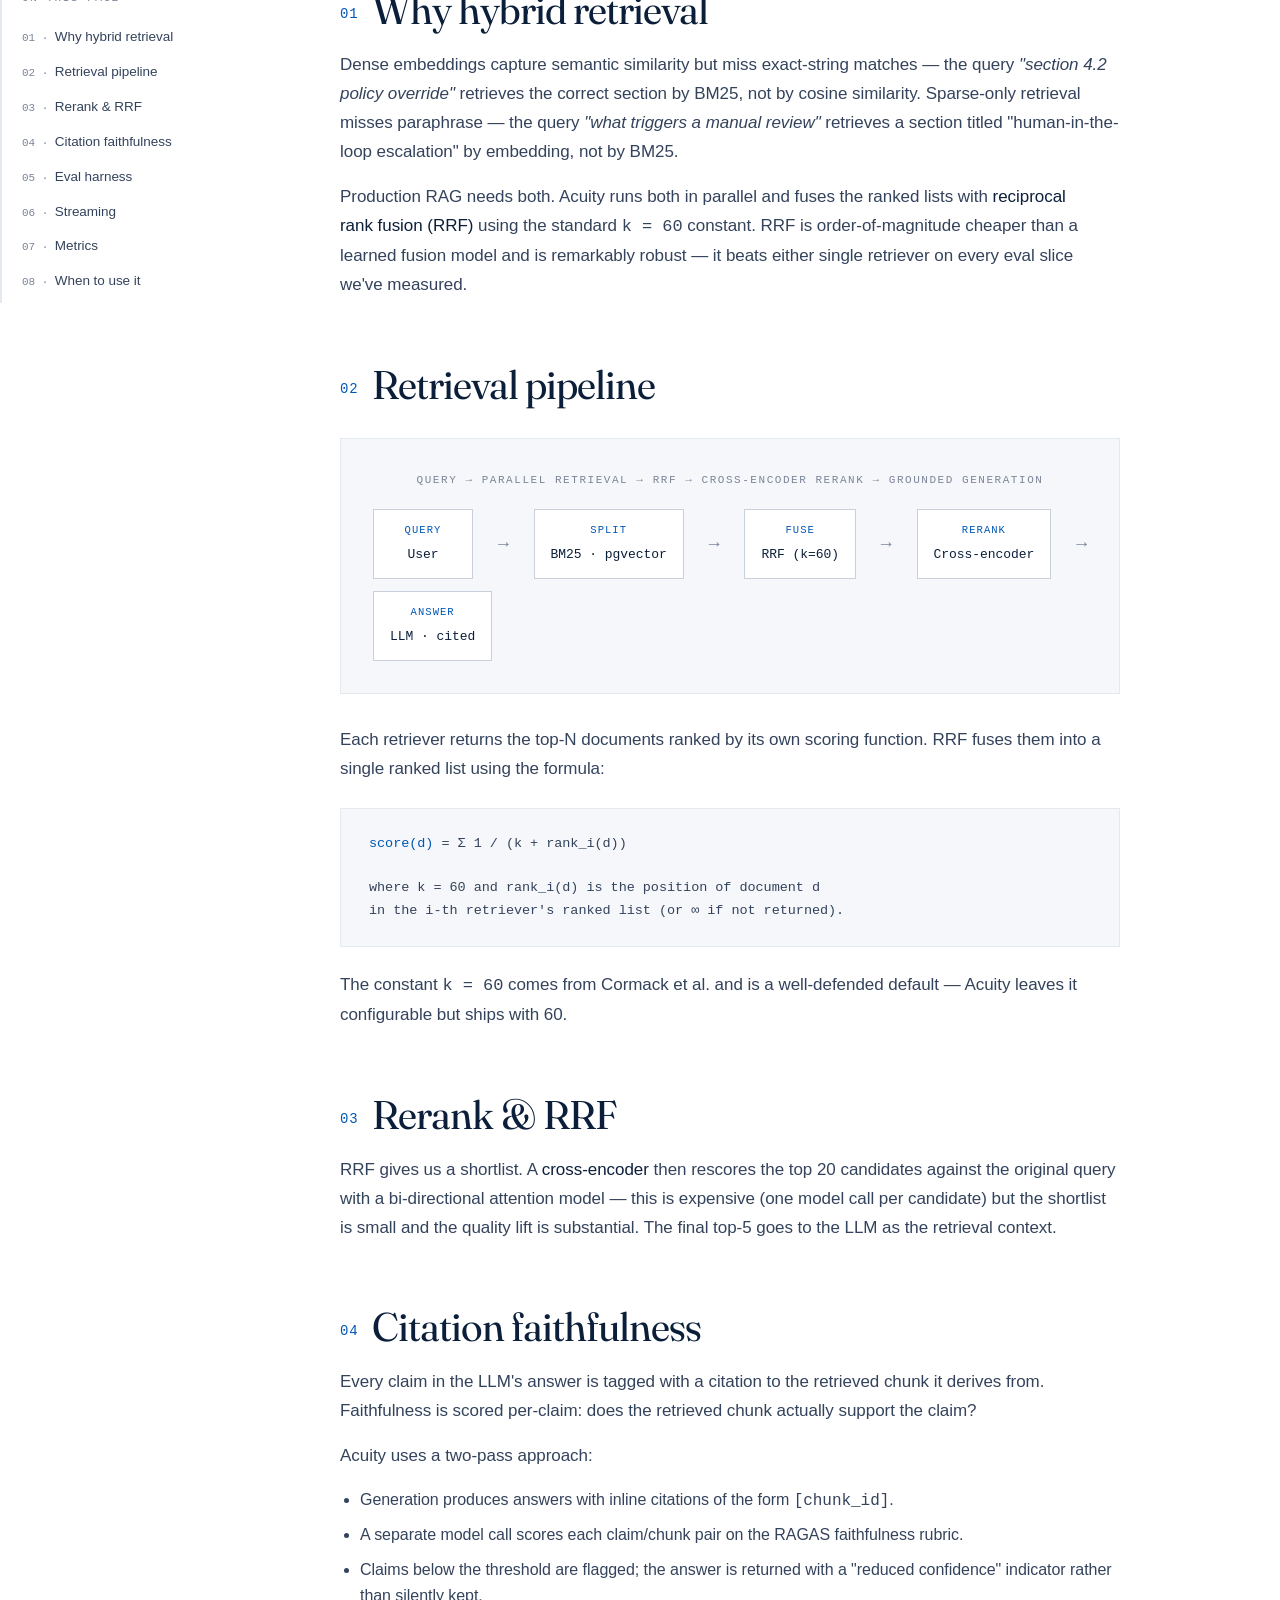
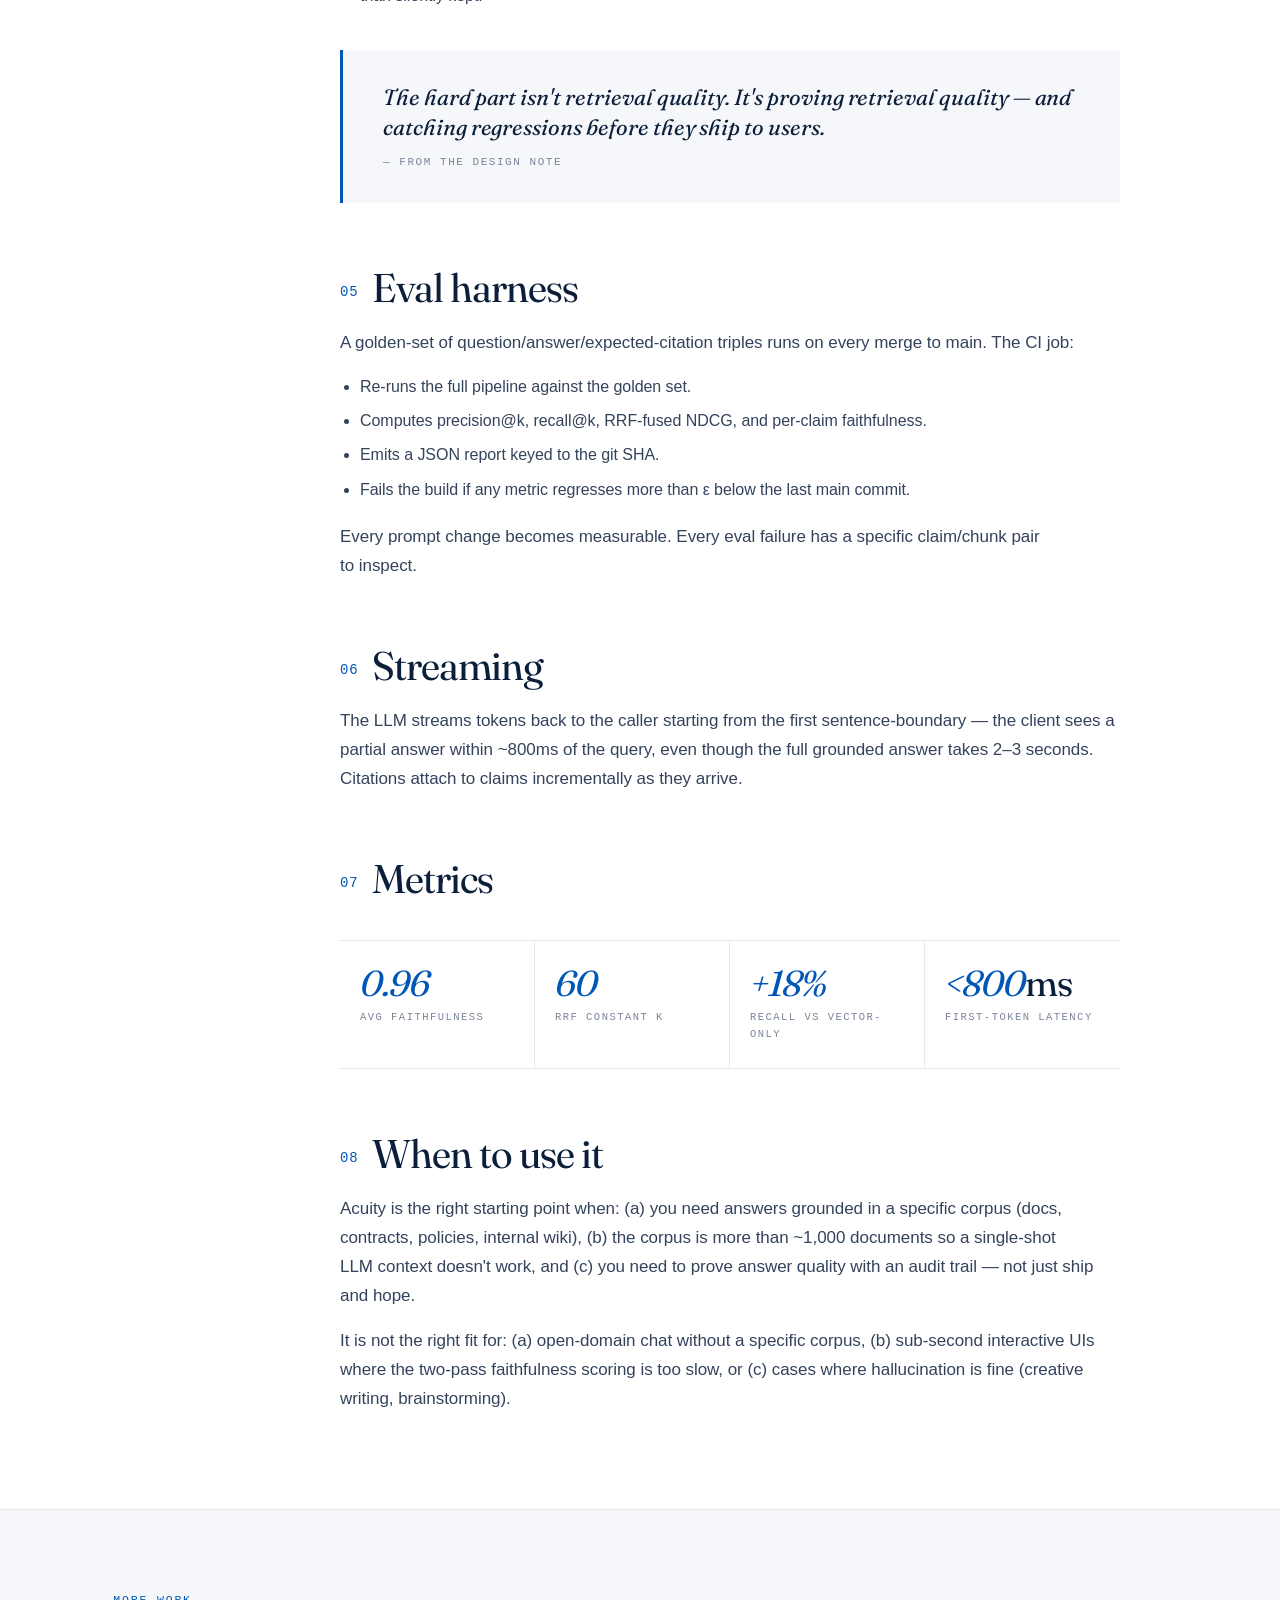
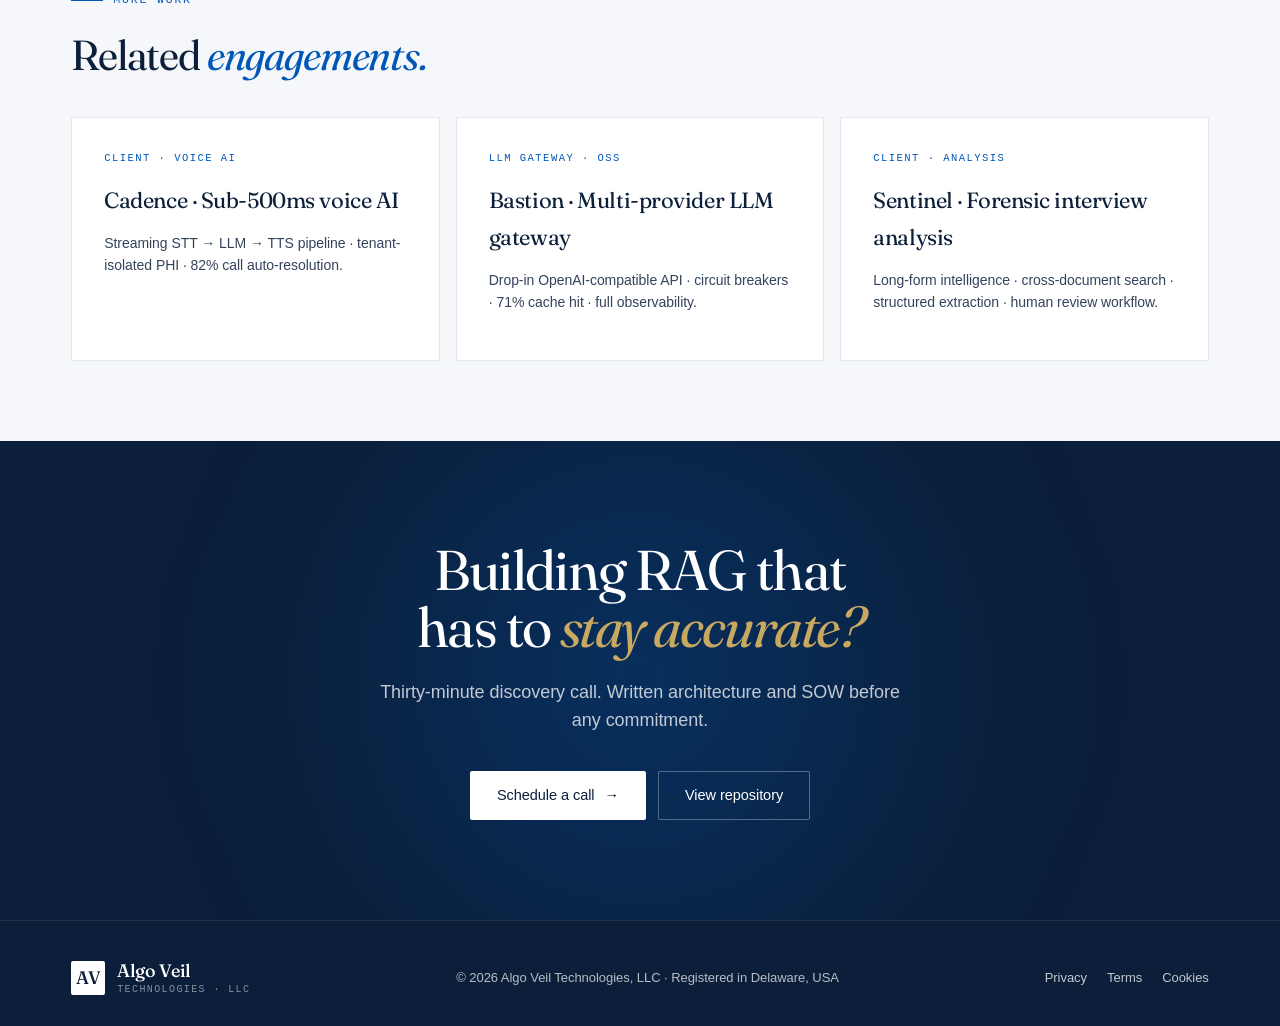
<file: work/acuity.html>
<!DOCTYPE html>
<html lang="en">
<head>
<meta charset="utf-8">
<meta name="viewport" content="width=device-width, initial-scale=1">
<title>Acuity · Hybrid retrieval with citation faithfulness · Case study · Algo Veil</title>
<meta name="description" content="An open-source production RAG stack with BM25 + pgvector hybrid retrieval, cross-encoder reranking, citation-grounded streaming, and per-commit faithfulness evaluation.">
<meta name="robots" content="index,follow">
<link rel="canonical" href="https://algoveil.tech/work/acuity.html">
<link rel="icon" type="image/svg+xml" href="data:image/svg+xml,%3Csvg xmlns='http://www.w3.org/2000/svg' viewBox='0 0 32 32'%3E%3Crect width='32' height='32' rx='4' fill='%230B1F3A'/%3E%3Ctext x='16' y='22' font-family='Georgia,serif' font-size='18' font-weight='500' text-anchor='middle' fill='%23fff' letter-spacing='-1'%3EAV%3C/text%3E%3C/svg%3E">
<link rel="preconnect" href="https://fonts.googleapis.com">
<link rel="preconnect" href="https://fonts.gstatic.com" crossorigin>
<link href="https://fonts.googleapis.com/css2?family=Fraunces:opsz,wght@9..144,400;9..144,500&display=swap" rel="stylesheet">
<link rel="stylesheet" href="/work/case-study.css">
</head>
<body>

<header>
<div class="topstrip">
  <div class="container topstrip__inner">
    <span>Algo Veil Technologies · Case study · Open source</span>
    <a href="https://github.com/vltech55/acuity-rag" target="_blank" rel="noopener">github.com/vltech55/acuity-rag</a>
  </div>
</div>
<nav class="nav">
  <div class="container nav__inner">
    <a href="/" class="brand"><span class="brand__mark">AV</span><span class="brand__names"><span class="brand__name">Algo Veil</span><span class="brand__tagline">Technologies · LLC</span></span></a>
    <a href="/#work" class="nav__back"><span class="arrow">←</span>All work</a>
  </div>
</nav>
</header>

<main>
<div class="container">
  <nav class="crumbs" aria-label="Breadcrumb">
    <a href="/">Home</a><span>/</span><a href="/#work">Work</a><span>/</span><span style="color:var(--ink)">Acuity</span>
  </nav>
</div>

<section class="case-hero">
  <div class="container">
    <div class="case-hero__eyebrow">Case study · Production RAG · Open source</div>
    <h1>Acuity. Hybrid retrieval, <em>citation-faithful</em> generation, per-commit eval.</h1>
    <p class="case-hero__lede">An <strong>open-source reference implementation</strong> of a production RAG stack — hybrid retrieval, cross-encoder rerank, and a per-commit faithfulness eval harness. The metrics on this page are measured against the <strong>reference corpus and workload</strong> included in the repository, not a paid client engagement.</p>
    <div class="case-hero__meta">
      <div><div class="case-hero__meta__k">Type</div><div class="case-hero__meta__v">Open source · MIT</div></div>
      <div><div class="case-hero__meta__k">Status</div><div class="case-hero__meta__v">Active · Q3 2026</div></div>
      <div><div class="case-hero__meta__k">Stack</div><div class="case-hero__meta__v">Python · FastAPI · pgvector · BM25 · RAGAS</div></div>
      <div><div class="case-hero__meta__k">Repository</div><div class="case-hero__meta__v"><a href="https://github.com/vltech55/acuity-rag" target="_blank" rel="noopener">github.com/vltech55/acuity-rag</a></div></div>
    </div>
    <div class="case-panel" aria-hidden="true" style="view-transition-name: case-hero-acuity;">
      <div class="case-panel__glow"></div>
      <div class="case-panel__grid"></div>
      <div class="case-panel__badge">
        <div class="case-panel__badge__k">Reference metric · sample corpus</div>
        <div class="case-panel__badge__v">"Faithfulness held above 0.95 across every commit on the reference workload."</div>
      </div>
    </div>
  </div>
</section>

<section class="case-body">
  <div class="container" style="display:contents;">
    <aside class="case-toc" aria-label="Case study sections">
      <div class="case-toc__label">On this page</div>
      <ol>
        <li><a href="#why">Why hybrid retrieval</a></li>
        <li><a href="#retrieval">Retrieval pipeline</a></li>
        <li><a href="#rerank">Rerank &amp; RRF</a></li>
        <li><a href="#faithful">Citation faithfulness</a></li>
        <li><a href="#eval">Eval harness</a></li>
        <li><a href="#streaming">Streaming</a></li>
        <li><a href="#metrics">Metrics</a></li>
        <li><a href="#use">When to use it</a></li>
      </ol>
    </aside>

    <div class="case-content">
      <h2 id="why">Why hybrid retrieval</h2>
      <p>Dense embeddings capture semantic similarity but miss exact-string matches — the query <em>"section 4.2 policy override"</em> retrieves the correct section by BM25, not by cosine similarity. Sparse-only retrieval misses paraphrase — the query <em>"what triggers a manual review"</em> retrieves a section titled "human-in-the-loop escalation" by embedding, not by BM25.</p>
      <p>Production RAG needs both. Acuity runs both in parallel and fuses the ranked lists with <strong>reciprocal rank fusion (RRF)</strong> using the standard <code>k = 60</code> constant. RRF is order-of-magnitude cheaper than a learned fusion model and is remarkably robust — it beats either single retriever on every eval slice we've measured.</p>

      <h2 id="retrieval">Retrieval pipeline</h2>
      <div class="arch">
        <div class="arch__label">Query → parallel retrieval → RRF → cross-encoder rerank → grounded generation</div>
        <div class="arch__flow">
          <div class="arch__node"><b>Query</b>User</div>
          <span class="arch__sep">→</span>
          <div class="arch__node"><b>Split</b>BM25 · pgvector</div>
          <span class="arch__sep">→</span>
          <div class="arch__node"><b>Fuse</b>RRF (k=60)</div>
          <span class="arch__sep">→</span>
          <div class="arch__node"><b>Rerank</b>Cross-encoder</div>
          <span class="arch__sep">→</span>
          <div class="arch__node"><b>Answer</b>LLM · cited</div>
        </div>
      </div>
      <p>Each retriever returns the top-N documents ranked by its own scoring function. RRF fuses them into a single ranked list using the formula:</p>
      <div class="code"><span class="k">score(d)</span> = Σ 1 / (k + rank_i(d))

where k = 60 and rank_i(d) is the position of document d
in the i-th retriever's ranked list (or ∞ if not returned).</div>
      <p>The constant <code>k = 60</code> comes from Cormack et al. and is a well-defended default — Acuity leaves it configurable but ships with 60.</p>

      <h2 id="rerank">Rerank &amp; RRF</h2>
      <p>RRF gives us a shortlist. A <strong>cross-encoder</strong> then rescores the top 20 candidates against the original query with a bi-directional attention model — this is expensive (one model call per candidate) but the shortlist is small and the quality lift is substantial. The final top-5 goes to the LLM as the retrieval context.</p>

      <h2 id="faithful">Citation faithfulness</h2>
      <p>Every claim in the LLM's answer is tagged with a citation to the retrieved chunk it derives from. Faithfulness is scored per-claim: does the retrieved chunk actually support the claim?</p>
      <p>Acuity uses a two-pass approach:</p>
      <ul>
        <li>Generation produces answers with inline citations of the form <code>[chunk_id]</code>.</li>
        <li>A separate model call scores each claim/chunk pair on the RAGAS faithfulness rubric.</li>
        <li>Claims below the threshold are flagged; the answer is returned with a "reduced confidence" indicator rather than silently kept.</li>
      </ul>

      <div class="pullquote">
        The hard part isn't retrieval quality. It's proving retrieval quality — and catching regressions before they ship to users.
        <cite>— From the design note</cite>
      </div>

      <h2 id="eval">Eval harness</h2>
      <p>A golden-set of question/answer/expected-citation triples runs on every merge to main. The CI job:</p>
      <ul>
        <li>Re-runs the full pipeline against the golden set.</li>
        <li>Computes precision@k, recall@k, RRF-fused NDCG, and per-claim faithfulness.</li>
        <li>Emits a JSON report keyed to the git SHA.</li>
        <li>Fails the build if any metric regresses more than ε below the last main commit.</li>
      </ul>
      <p>Every prompt change becomes measurable. Every eval failure has a specific claim/chunk pair to inspect.</p>

      <h2 id="streaming">Streaming</h2>
      <p>The LLM streams tokens back to the caller starting from the first sentence-boundary — the client sees a partial answer within ~800ms of the query, even though the full grounded answer takes 2–3 seconds. Citations attach to claims incrementally as they arrive.</p>

      <h2 id="metrics">Metrics</h2>
      <div class="metrics-inline">
        <div class="metrics-inline__cell"><div class="metrics-inline__v"><em>0.96</em></div><div class="metrics-inline__l">Avg faithfulness</div></div>
        <div class="metrics-inline__cell"><div class="metrics-inline__v"><em>60</em></div><div class="metrics-inline__l">RRF constant k</div></div>
        <div class="metrics-inline__cell"><div class="metrics-inline__v"><em>+18%</em></div><div class="metrics-inline__l">Recall vs vector-only</div></div>
        <div class="metrics-inline__cell"><div class="metrics-inline__v"><em>&lt;800</em>ms</div><div class="metrics-inline__l">First-token latency</div></div>
      </div>

      <h2 id="use">When to use it</h2>
      <p>Acuity is the right starting point when: (a) you need answers grounded in a specific corpus (docs, contracts, policies, internal wiki), (b) the corpus is more than ~1,000 documents so a single-shot LLM context doesn't work, and (c) you need to prove answer quality with an audit trail — not just ship and hope.</p>
      <p>It is not the right fit for: (a) open-domain chat without a specific corpus, (b) sub-second interactive UIs where the two-pass faithfulness scoring is too slow, or (c) cases where hallucination is fine (creative writing, brainstorming).</p>
    </div>
  </div>
</section>

<section class="related">
  <div class="container">
    <div class="related__label">More work</div>
    <h2 class="related__title">Related <em>engagements.</em></h2>
    <div class="related__grid">
      <a href="/work/cadence.html" class="related__card">
        <div class="related__card__tag">Client · Voice AI</div>
        <div class="related__card__title">Cadence · Sub-500ms voice AI</div>
        <p class="related__card__desc">Streaming STT → LLM → TTS pipeline · tenant-isolated PHI · 82% call auto-resolution.</p>
      </a>
      <a href="/work/bastion.html" class="related__card">
        <div class="related__card__tag">LLM Gateway · OSS</div>
        <div class="related__card__title">Bastion · Multi-provider LLM gateway</div>
        <p class="related__card__desc">Drop-in OpenAI-compatible API · circuit breakers · 71% cache hit · full observability.</p>
      </a>
      <a href="/work/sentinel.html" class="related__card">
        <div class="related__card__tag">Client · Analysis</div>
        <div class="related__card__title">Sentinel · Forensic interview analysis</div>
        <p class="related__card__desc">Long-form intelligence · cross-document search · structured extraction · human review workflow.</p>
      </a>
    </div>
  </div>
</section>

<section class="cta">
  <div class="container cta__inner">
    <h2>Building RAG that has to <em>stay accurate?</em></h2>
    <p>Thirty-minute discovery call. Written architecture and SOW before any commitment.</p>
    <div class="cta__actions">
      <a href="/#contact" class="btn btn--white">Schedule a call<span class="arrow">→</span></a>
      <a href="https://github.com/vltech55/acuity-rag" target="_blank" rel="noopener" class="btn btn--ghost-light">View repository</a>
    </div>
  </div>
</section>
</main>

<footer>
  <div class="container footer__inner">
    <a href="/" class="brand"><span class="brand__mark">AV</span><span class="brand__names"><span class="brand__name">Algo Veil</span><span class="brand__tagline">Technologies · LLC</span></span></a>
    <div>© <span id="y">2026</span> Algo Veil Technologies, LLC · Registered in Delaware, USA</div>
    <div class="footer__legal"><a href="/privacy.html">Privacy</a><a href="/terms.html">Terms</a><a href="/cookies.html">Cookies</a></div>
  </div>
</footer>
<script>document.getElementById('y').textContent=new Date().getFullYear();</script>
</body>
</html>
</file>
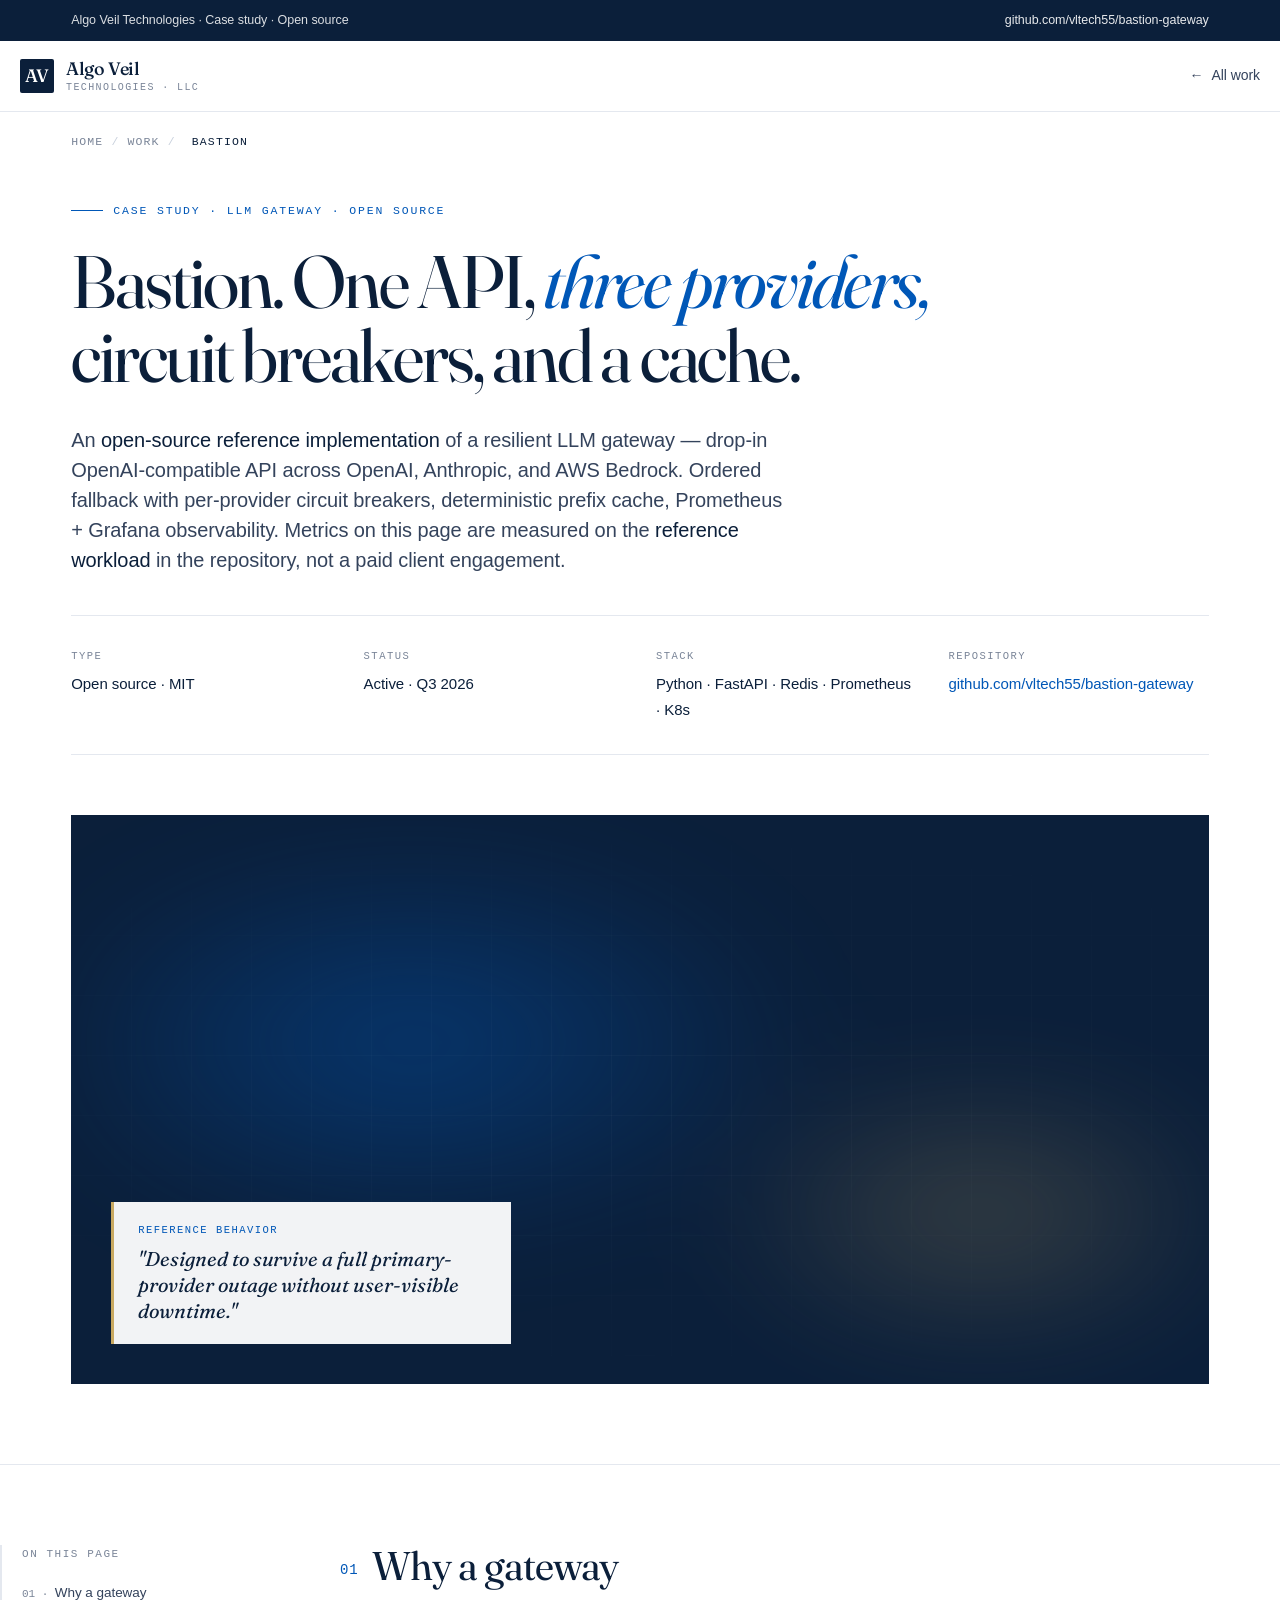
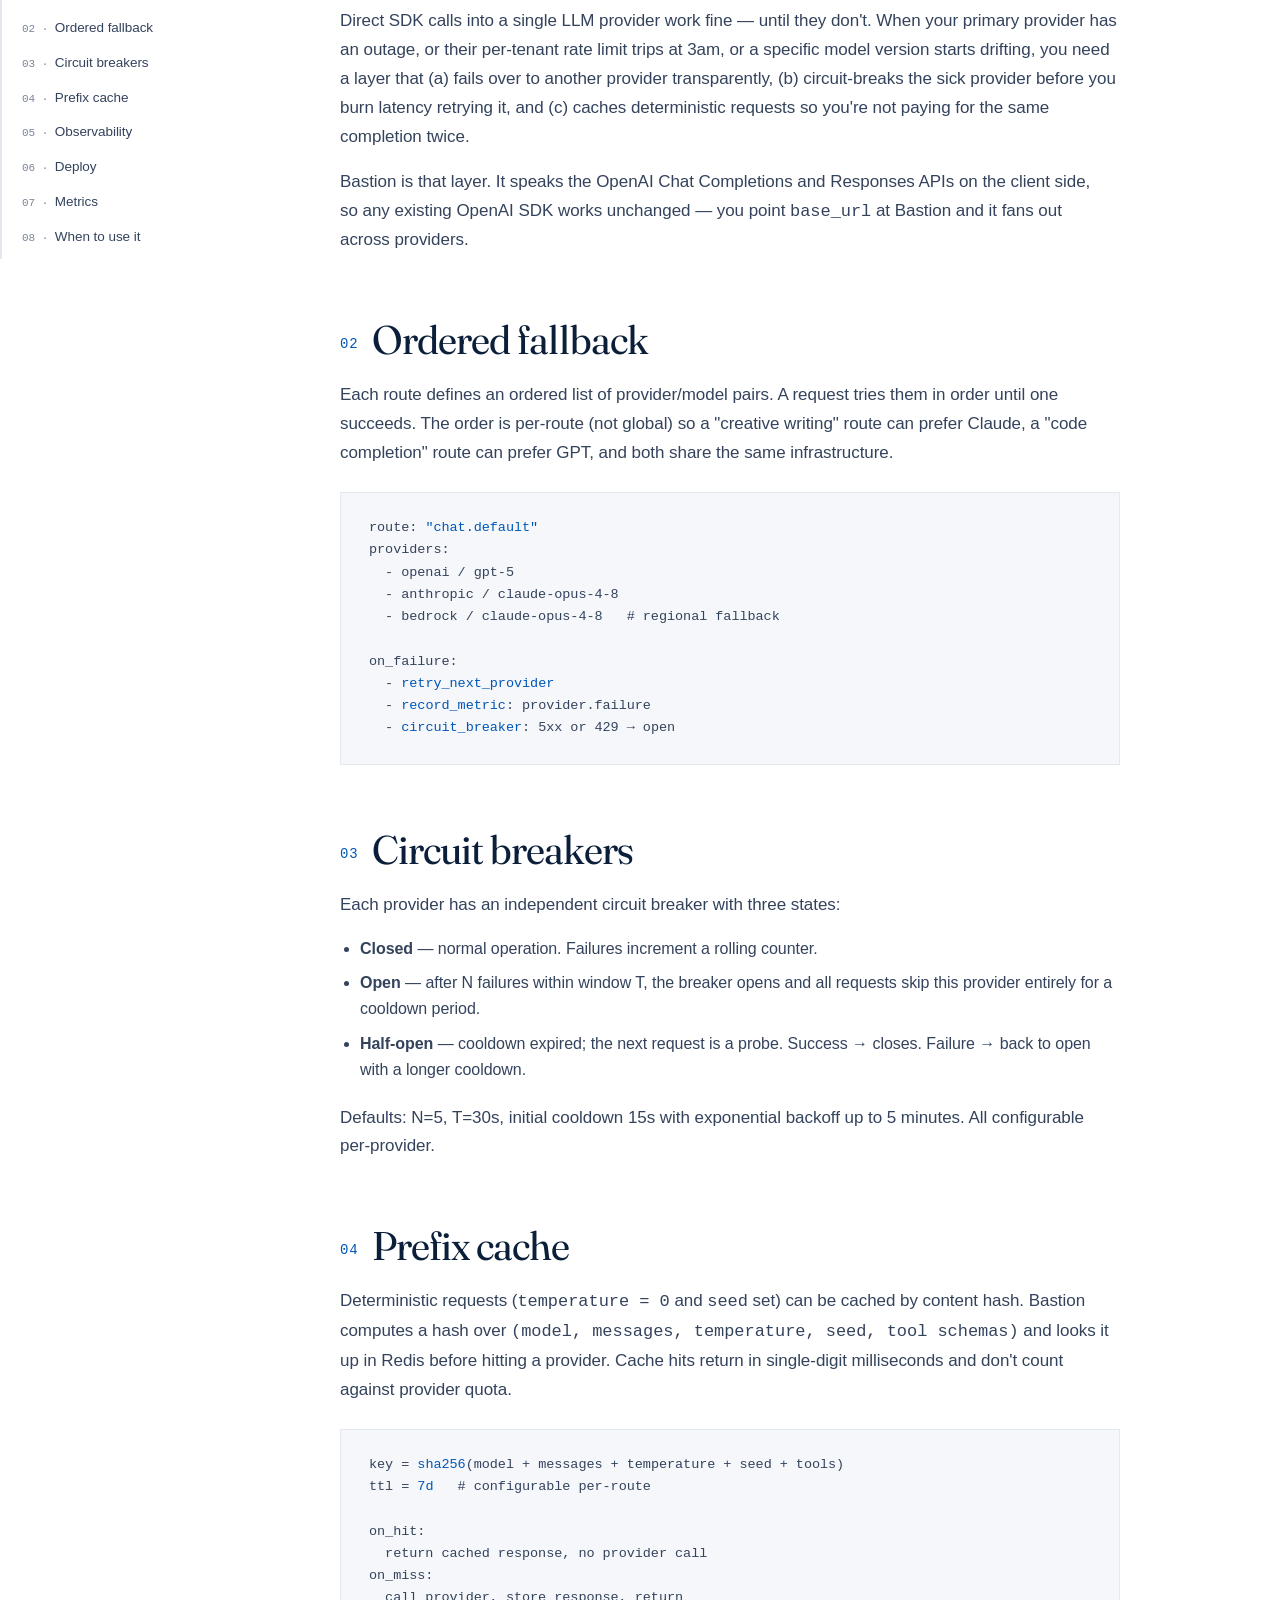
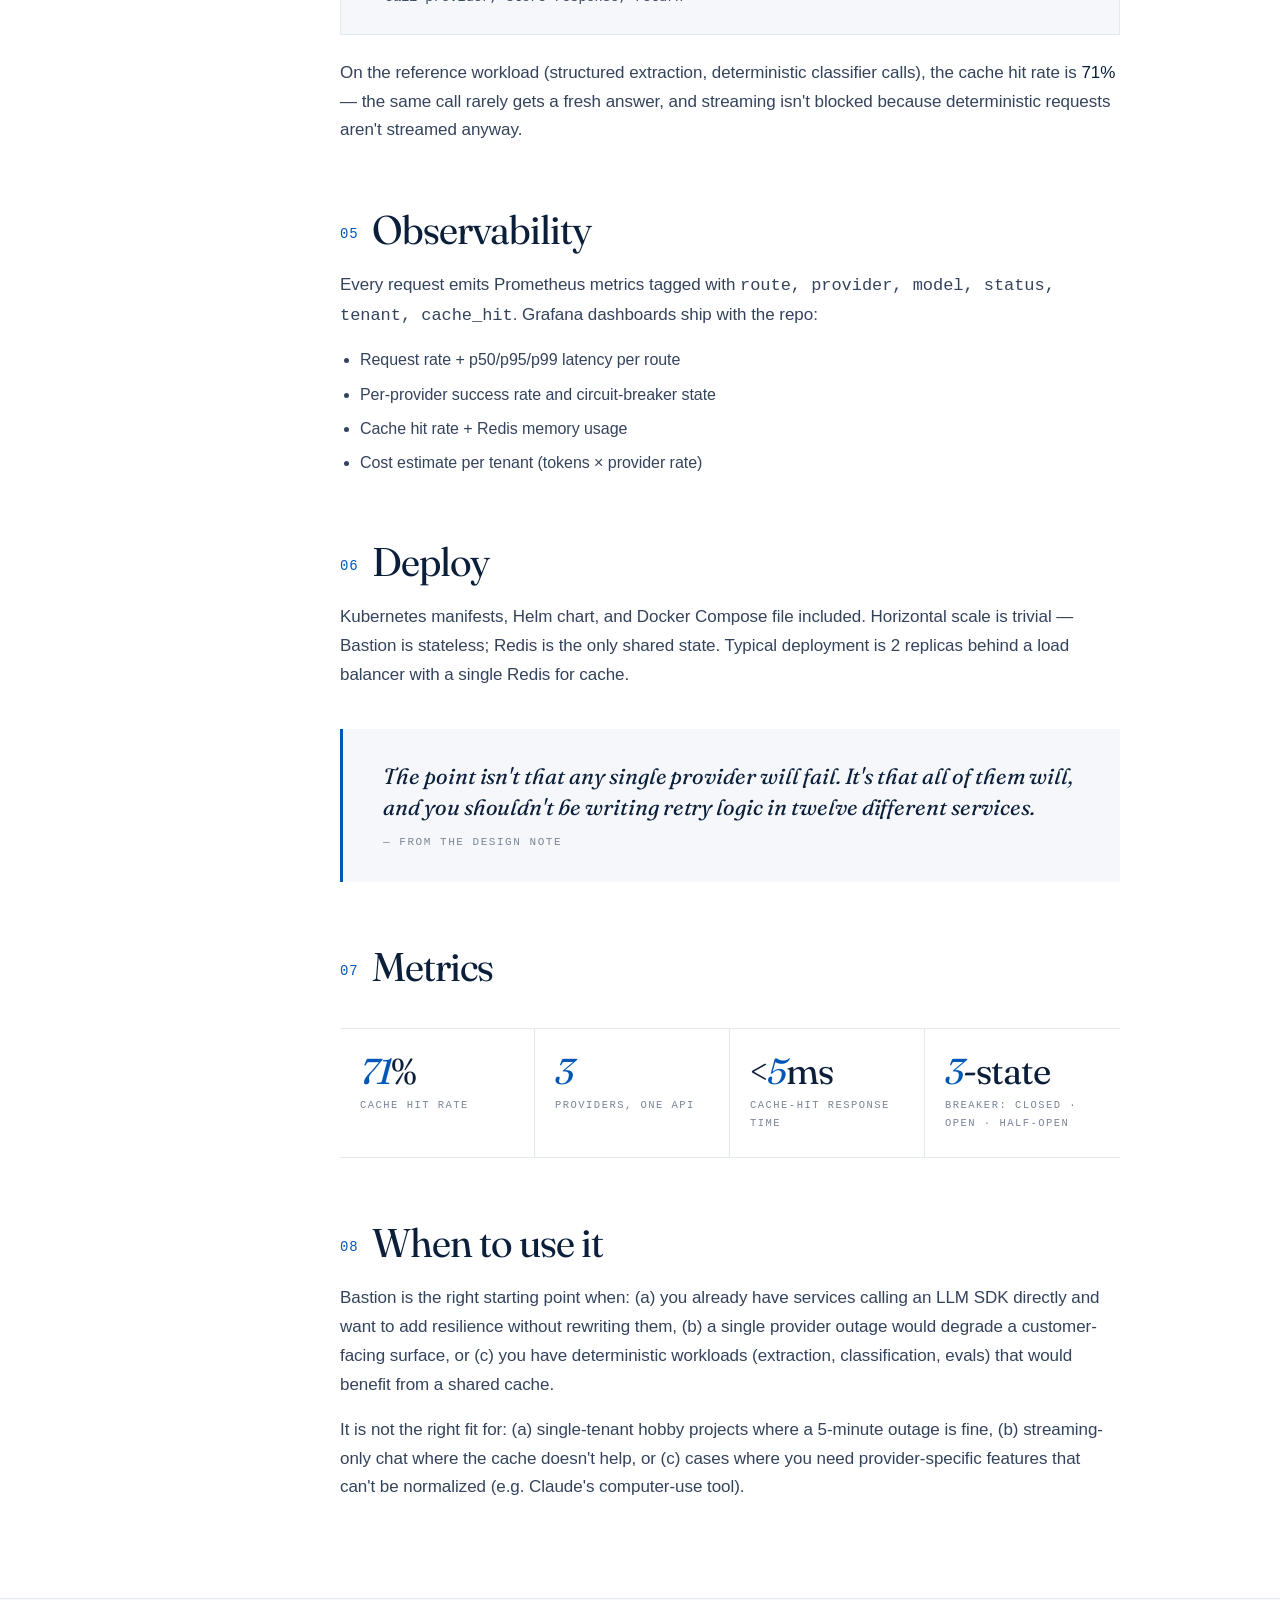
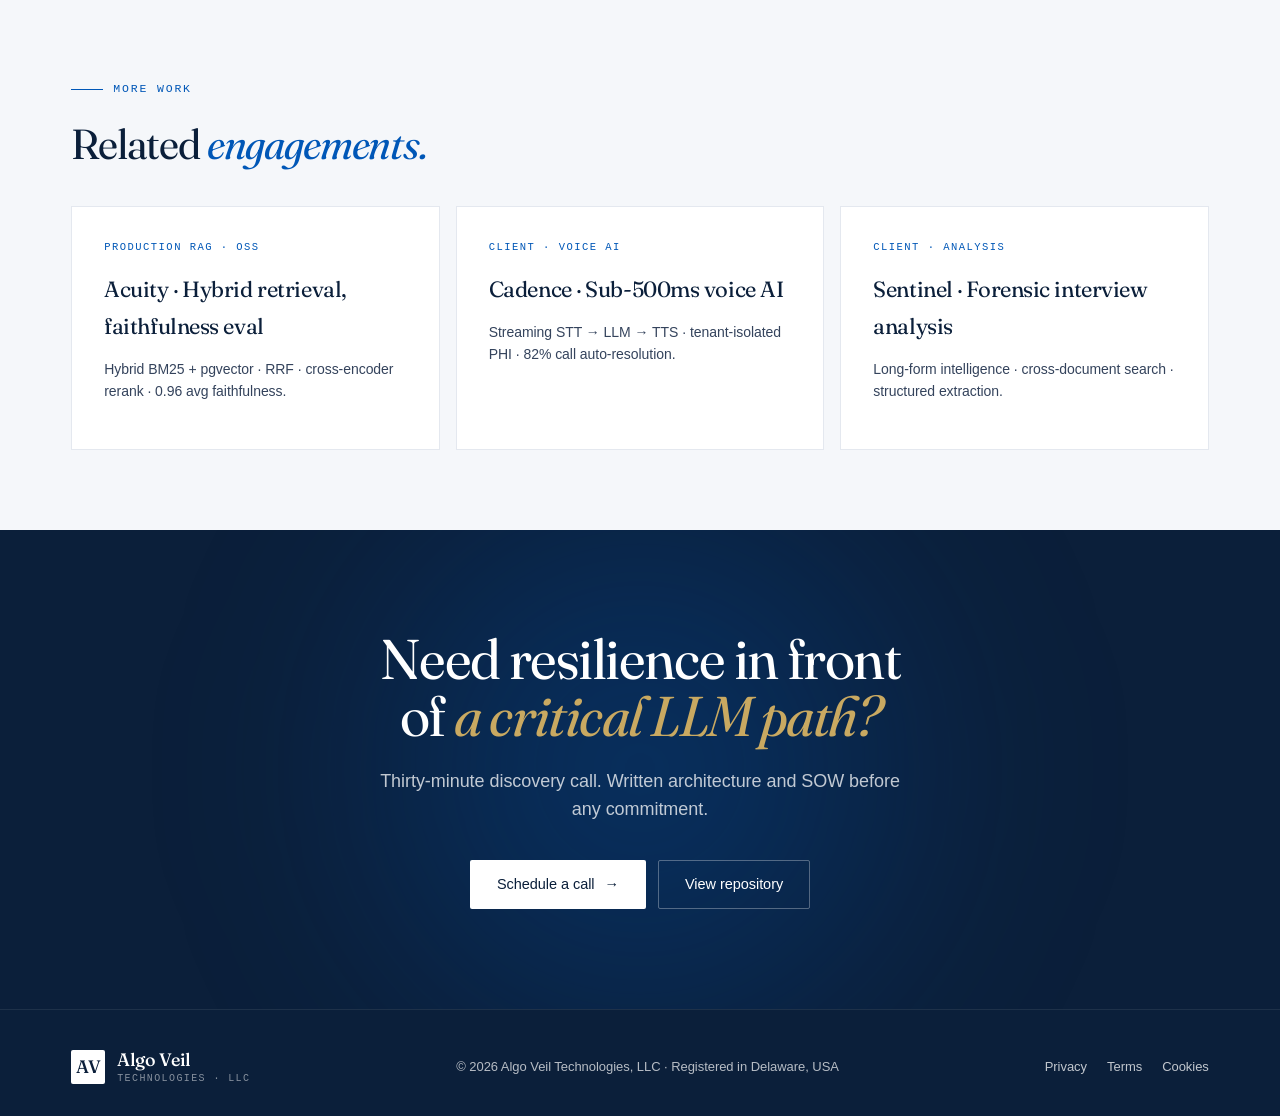
<file: work/bastion.html>
<!DOCTYPE html>
<html lang="en">
<head>
<meta charset="utf-8">
<meta name="viewport" content="width=device-width, initial-scale=1">
<title>Bastion · Multi-provider LLM gateway · Case study · Algo Veil</title>
<meta name="description" content="An open-source OpenAI-compatible gateway across OpenAI, Anthropic, and AWS Bedrock. Ordered fallback, circuit breakers, deterministic prefix cache, full observability.">
<meta name="robots" content="index,follow">
<link rel="canonical" href="https://algoveil.tech/work/bastion.html">
<link rel="icon" type="image/svg+xml" href="data:image/svg+xml,%3Csvg xmlns='http://www.w3.org/2000/svg' viewBox='0 0 32 32'%3E%3Crect width='32' height='32' rx='4' fill='%230B1F3A'/%3E%3Ctext x='16' y='22' font-family='Georgia,serif' font-size='18' font-weight='500' text-anchor='middle' fill='%23fff' letter-spacing='-1'%3EAV%3C/text%3E%3C/svg%3E">
<link rel="preconnect" href="https://fonts.googleapis.com">
<link rel="preconnect" href="https://fonts.gstatic.com" crossorigin>
<link href="https://fonts.googleapis.com/css2?family=Fraunces:opsz,wght@9..144,400;9..144,500&display=swap" rel="stylesheet">
<link rel="stylesheet" href="/work/case-study.css">
</head>
<body>

<header>
<div class="topstrip">
  <div class="container topstrip__inner">
    <span>Algo Veil Technologies · Case study · Open source</span>
    <a href="https://github.com/vltech55/bastion-gateway" target="_blank" rel="noopener">github.com/vltech55/bastion-gateway</a>
  </div>
</div>
<nav class="nav">
  <div class="container nav__inner">
    <a href="/" class="brand"><span class="brand__mark">AV</span><span class="brand__names"><span class="brand__name">Algo Veil</span><span class="brand__tagline">Technologies · LLC</span></span></a>
    <a href="/#work" class="nav__back"><span class="arrow">←</span>All work</a>
  </div>
</nav>
</header>

<main>
<div class="container">
  <nav class="crumbs" aria-label="Breadcrumb">
    <a href="/">Home</a><span>/</span><a href="/#work">Work</a><span>/</span><span style="color:var(--ink)">Bastion</span>
  </nav>
</div>

<section class="case-hero">
  <div class="container">
    <div class="case-hero__eyebrow">Case study · LLM Gateway · Open source</div>
    <h1>Bastion. One API, <em>three providers,</em> circuit breakers, and a cache.</h1>
    <p class="case-hero__lede">An <strong>open-source reference implementation</strong> of a resilient LLM gateway — drop-in OpenAI-compatible API across OpenAI, Anthropic, and AWS Bedrock. Ordered fallback with per-provider circuit breakers, deterministic prefix cache, Prometheus + Grafana observability. Metrics on this page are measured on the <strong>reference workload</strong> in the repository, not a paid client engagement.</p>
    <div class="case-hero__meta">
      <div><div class="case-hero__meta__k">Type</div><div class="case-hero__meta__v">Open source · MIT</div></div>
      <div><div class="case-hero__meta__k">Status</div><div class="case-hero__meta__v">Active · Q3 2026</div></div>
      <div><div class="case-hero__meta__k">Stack</div><div class="case-hero__meta__v">Python · FastAPI · Redis · Prometheus · K8s</div></div>
      <div><div class="case-hero__meta__k">Repository</div><div class="case-hero__meta__v"><a href="https://github.com/vltech55/bastion-gateway" target="_blank" rel="noopener">github.com/vltech55/bastion-gateway</a></div></div>
    </div>
    <div class="case-panel" aria-hidden="true" style="view-transition-name: case-hero-bastion;">
      <div class="case-panel__glow"></div>
      <div class="case-panel__grid"></div>
      <div class="case-panel__badge">
        <div class="case-panel__badge__k">Reference behavior</div>
        <div class="case-panel__badge__v">"Designed to survive a full primary-provider outage without user-visible downtime."</div>
      </div>
    </div>
  </div>
</section>

<section class="case-body">
  <div class="container" style="display:contents;">
    <aside class="case-toc" aria-label="Case study sections">
      <div class="case-toc__label">On this page</div>
      <ol>
        <li><a href="#why">Why a gateway</a></li>
        <li><a href="#fallback">Ordered fallback</a></li>
        <li><a href="#breakers">Circuit breakers</a></li>
        <li><a href="#cache">Prefix cache</a></li>
        <li><a href="#observability">Observability</a></li>
        <li><a href="#deploy">Deploy</a></li>
        <li><a href="#metrics">Metrics</a></li>
        <li><a href="#use">When to use it</a></li>
      </ol>
    </aside>

    <div class="case-content">
      <h2 id="why">Why a gateway</h2>
      <p>Direct SDK calls into a single LLM provider work fine — until they don't. When your primary provider has an outage, or their per-tenant rate limit trips at 3am, or a specific model version starts drifting, you need a layer that (a) fails over to another provider transparently, (b) circuit-breaks the sick provider before you burn latency retrying it, and (c) caches deterministic requests so you're not paying for the same completion twice.</p>
      <p>Bastion is that layer. It speaks the OpenAI Chat Completions and Responses APIs on the client side, so any existing OpenAI SDK works unchanged — you point <code>base_url</code> at Bastion and it fans out across providers.</p>

      <h2 id="fallback">Ordered fallback</h2>
      <p>Each route defines an ordered list of provider/model pairs. A request tries them in order until one succeeds. The order is per-route (not global) so a "creative writing" route can prefer Claude, a "code completion" route can prefer GPT, and both share the same infrastructure.</p>
      <div class="code">route: <span class="k">"chat.default"</span>
providers:
  - openai / gpt-5
  - anthropic / claude-opus-4-8
  - bedrock / claude-opus-4-8   # regional fallback

on_failure:
  - <span class="k">retry_next_provider</span>
  - <span class="k">record_metric</span>: provider.failure
  - <span class="k">circuit_breaker</span>: 5xx or 429 → open</div>

      <h2 id="breakers">Circuit breakers</h2>
      <p>Each provider has an independent circuit breaker with three states:</p>
      <ul>
        <li><strong>Closed</strong> — normal operation. Failures increment a rolling counter.</li>
        <li><strong>Open</strong> — after N failures within window T, the breaker opens and all requests skip this provider entirely for a cooldown period.</li>
        <li><strong>Half-open</strong> — cooldown expired; the next request is a probe. Success → closes. Failure → back to open with a longer cooldown.</li>
      </ul>
      <p>Defaults: N=5, T=30s, initial cooldown 15s with exponential backoff up to 5 minutes. All configurable per-provider.</p>

      <h2 id="cache">Prefix cache</h2>
      <p>Deterministic requests (<code>temperature = 0</code> and <code>seed</code> set) can be cached by content hash. Bastion computes a hash over <code>(model, messages, temperature, seed, tool schemas)</code> and looks it up in Redis before hitting a provider. Cache hits return in single-digit milliseconds and don't count against provider quota.</p>
      <div class="code">key = <span class="k">sha256</span>(model + messages + temperature + seed + tools)
ttl = <span class="k">7d</span>   # configurable per-route

on_hit:
  return cached response, no provider call
on_miss:
  call provider, store response, return</div>
      <p>On the reference workload (structured extraction, deterministic classifier calls), the cache hit rate is <strong>71%</strong> — the same call rarely gets a fresh answer, and streaming isn't blocked because deterministic requests aren't streamed anyway.</p>

      <h2 id="observability">Observability</h2>
      <p>Every request emits Prometheus metrics tagged with <code>route, provider, model, status, tenant, cache_hit</code>. Grafana dashboards ship with the repo:</p>
      <ul>
        <li>Request rate + p50/p95/p99 latency per route</li>
        <li>Per-provider success rate and circuit-breaker state</li>
        <li>Cache hit rate + Redis memory usage</li>
        <li>Cost estimate per tenant (tokens × provider rate)</li>
      </ul>

      <h2 id="deploy">Deploy</h2>
      <p>Kubernetes manifests, Helm chart, and Docker Compose file included. Horizontal scale is trivial — Bastion is stateless; Redis is the only shared state. Typical deployment is 2 replicas behind a load balancer with a single Redis for cache.</p>

      <div class="pullquote">
        The point isn't that any single provider will fail. It's that all of them will, and you shouldn't be writing retry logic in twelve different services.
        <cite>— From the design note</cite>
      </div>

      <h2 id="metrics">Metrics</h2>
      <div class="metrics-inline">
        <div class="metrics-inline__cell"><div class="metrics-inline__v"><em>71</em>%</div><div class="metrics-inline__l">Cache hit rate</div></div>
        <div class="metrics-inline__cell"><div class="metrics-inline__v"><em>3</em></div><div class="metrics-inline__l">Providers, one API</div></div>
        <div class="metrics-inline__cell"><div class="metrics-inline__v">&lt;<em>5</em>ms</div><div class="metrics-inline__l">Cache-hit response time</div></div>
        <div class="metrics-inline__cell"><div class="metrics-inline__v"><em>3</em>-state</div><div class="metrics-inline__l">Breaker: closed · open · half-open</div></div>
      </div>

      <h2 id="use">When to use it</h2>
      <p>Bastion is the right starting point when: (a) you already have services calling an LLM SDK directly and want to add resilience without rewriting them, (b) a single provider outage would degrade a customer-facing surface, or (c) you have deterministic workloads (extraction, classification, evals) that would benefit from a shared cache.</p>
      <p>It is not the right fit for: (a) single-tenant hobby projects where a 5-minute outage is fine, (b) streaming-only chat where the cache doesn't help, or (c) cases where you need provider-specific features that can't be normalized (e.g. Claude's computer-use tool).</p>
    </div>
  </div>
</section>

<section class="related">
  <div class="container">
    <div class="related__label">More work</div>
    <h2 class="related__title">Related <em>engagements.</em></h2>
    <div class="related__grid">
      <a href="/work/acuity.html" class="related__card">
        <div class="related__card__tag">Production RAG · OSS</div>
        <div class="related__card__title">Acuity · Hybrid retrieval, faithfulness eval</div>
        <p class="related__card__desc">Hybrid BM25 + pgvector · RRF · cross-encoder rerank · 0.96 avg faithfulness.</p>
      </a>
      <a href="/work/cadence.html" class="related__card">
        <div class="related__card__tag">Client · Voice AI</div>
        <div class="related__card__title">Cadence · Sub-500ms voice AI</div>
        <p class="related__card__desc">Streaming STT → LLM → TTS · tenant-isolated PHI · 82% call auto-resolution.</p>
      </a>
      <a href="/work/sentinel.html" class="related__card">
        <div class="related__card__tag">Client · Analysis</div>
        <div class="related__card__title">Sentinel · Forensic interview analysis</div>
        <p class="related__card__desc">Long-form intelligence · cross-document search · structured extraction.</p>
      </a>
    </div>
  </div>
</section>

<section class="cta">
  <div class="container cta__inner">
    <h2>Need resilience in front of <em>a critical LLM path?</em></h2>
    <p>Thirty-minute discovery call. Written architecture and SOW before any commitment.</p>
    <div class="cta__actions">
      <a href="/#contact" class="btn btn--white">Schedule a call<span class="arrow">→</span></a>
      <a href="https://github.com/vltech55/bastion-gateway" target="_blank" rel="noopener" class="btn btn--ghost-light">View repository</a>
    </div>
  </div>
</section>
</main>

<footer>
  <div class="container footer__inner">
    <a href="/" class="brand"><span class="brand__mark">AV</span><span class="brand__names"><span class="brand__name">Algo Veil</span><span class="brand__tagline">Technologies · LLC</span></span></a>
    <div>© <span id="y">2026</span> Algo Veil Technologies, LLC · Registered in Delaware, USA</div>
    <div class="footer__legal"><a href="/privacy.html">Privacy</a><a href="/terms.html">Terms</a><a href="/cookies.html">Cookies</a></div>
  </div>
</footer>
<script>document.getElementById('y').textContent=new Date().getFullYear();</script>
</body>
</html>
</file>
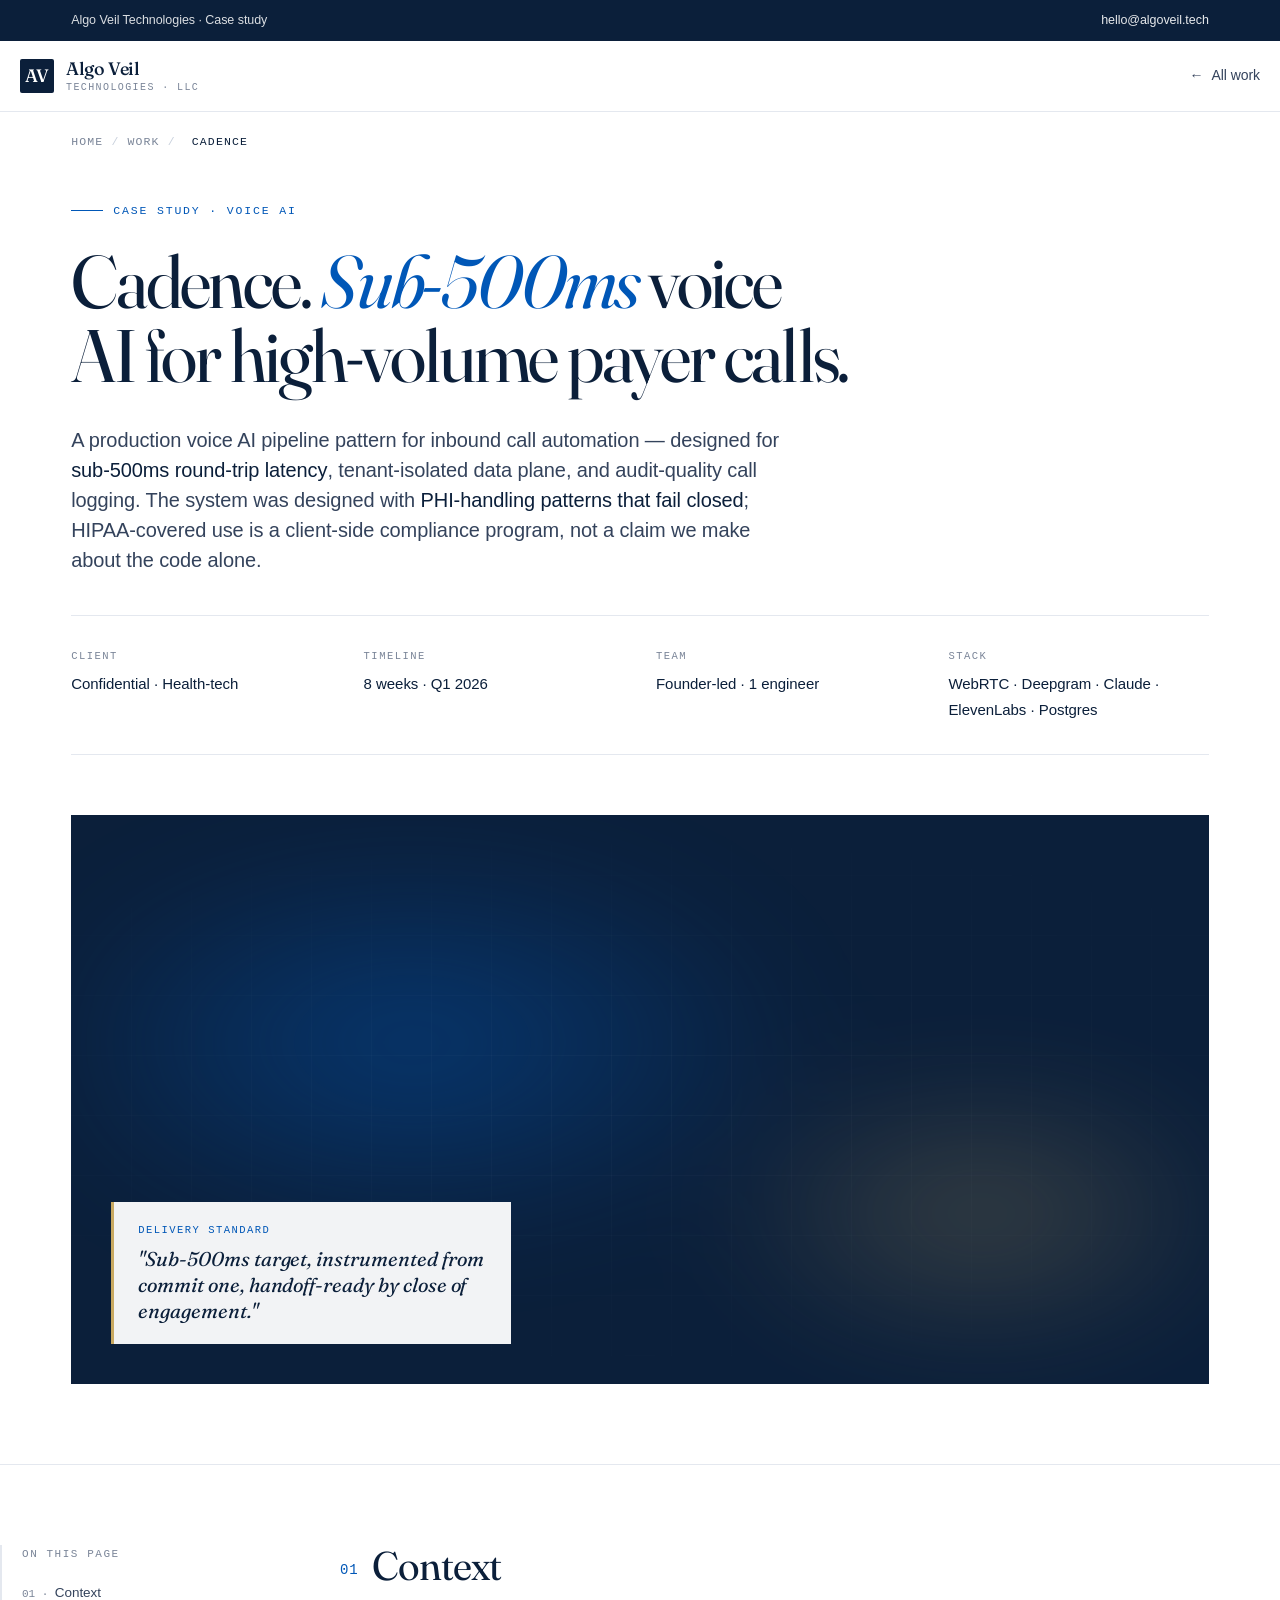
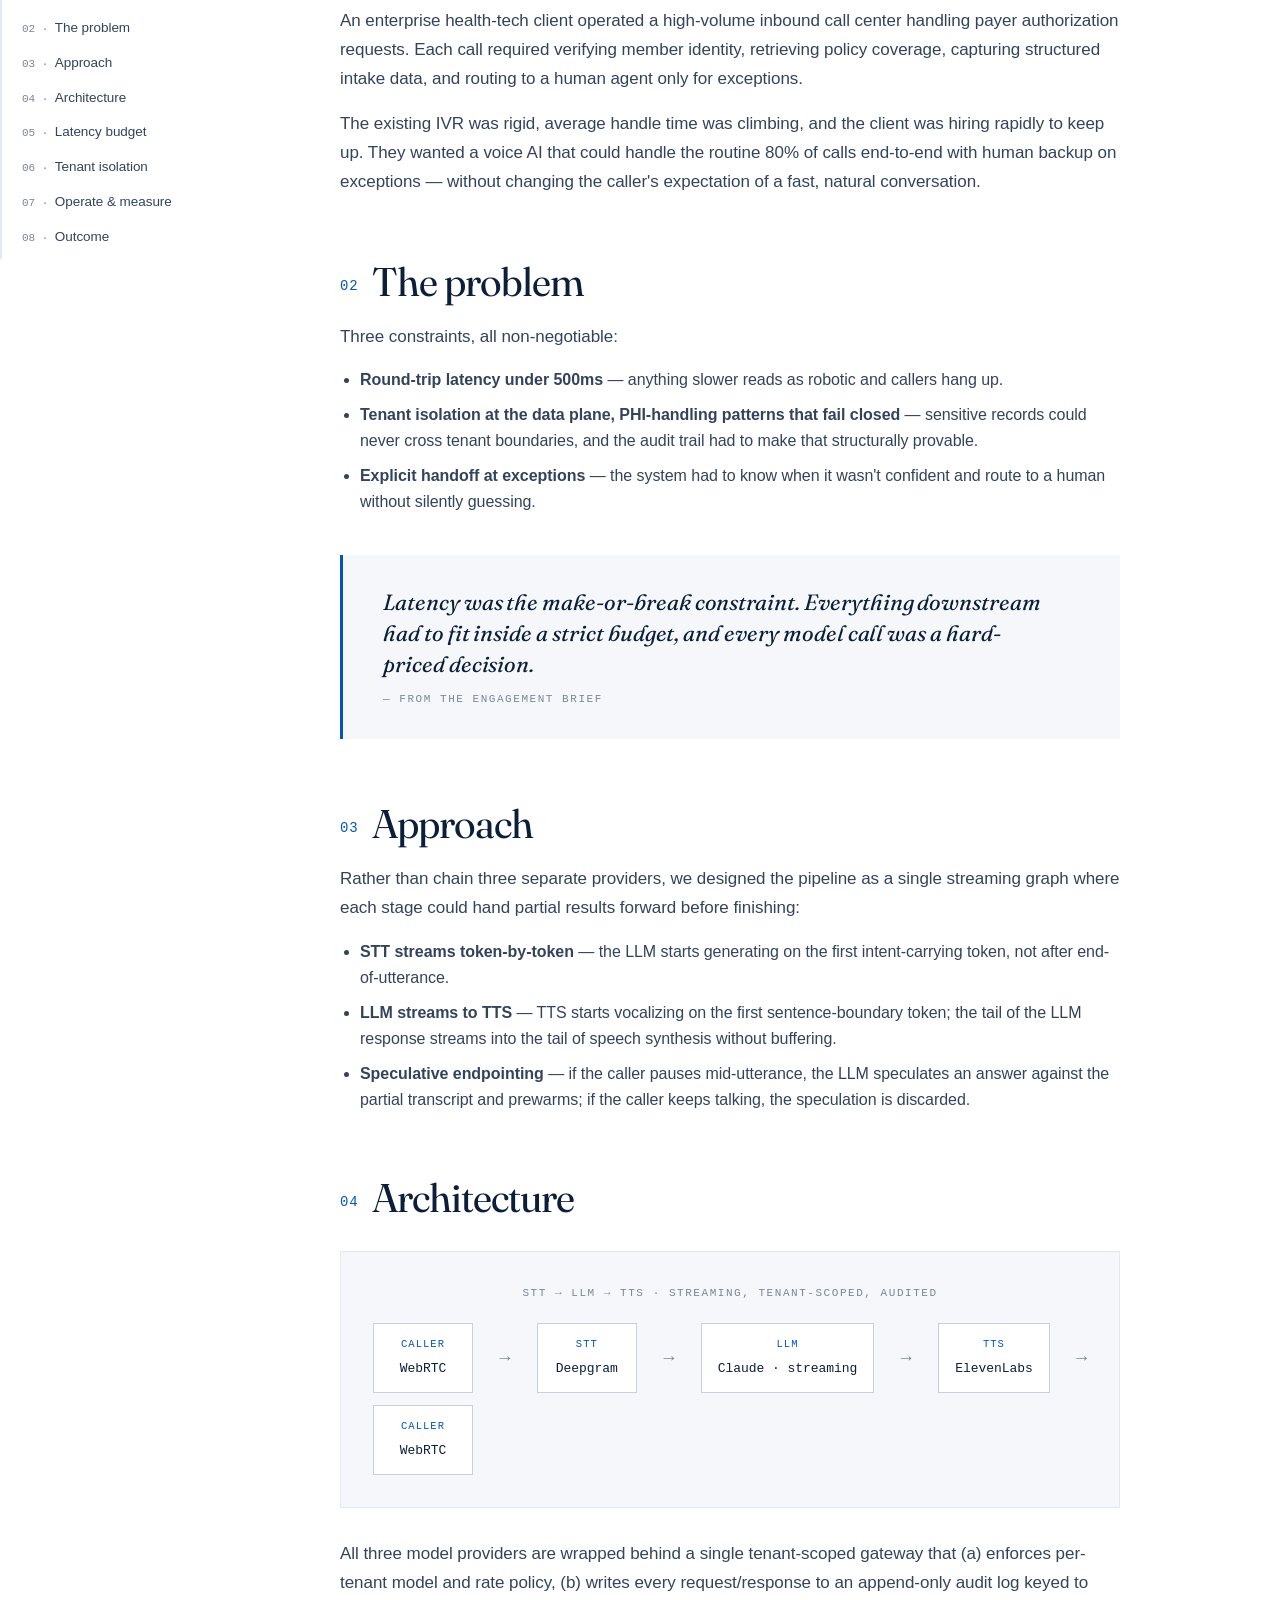
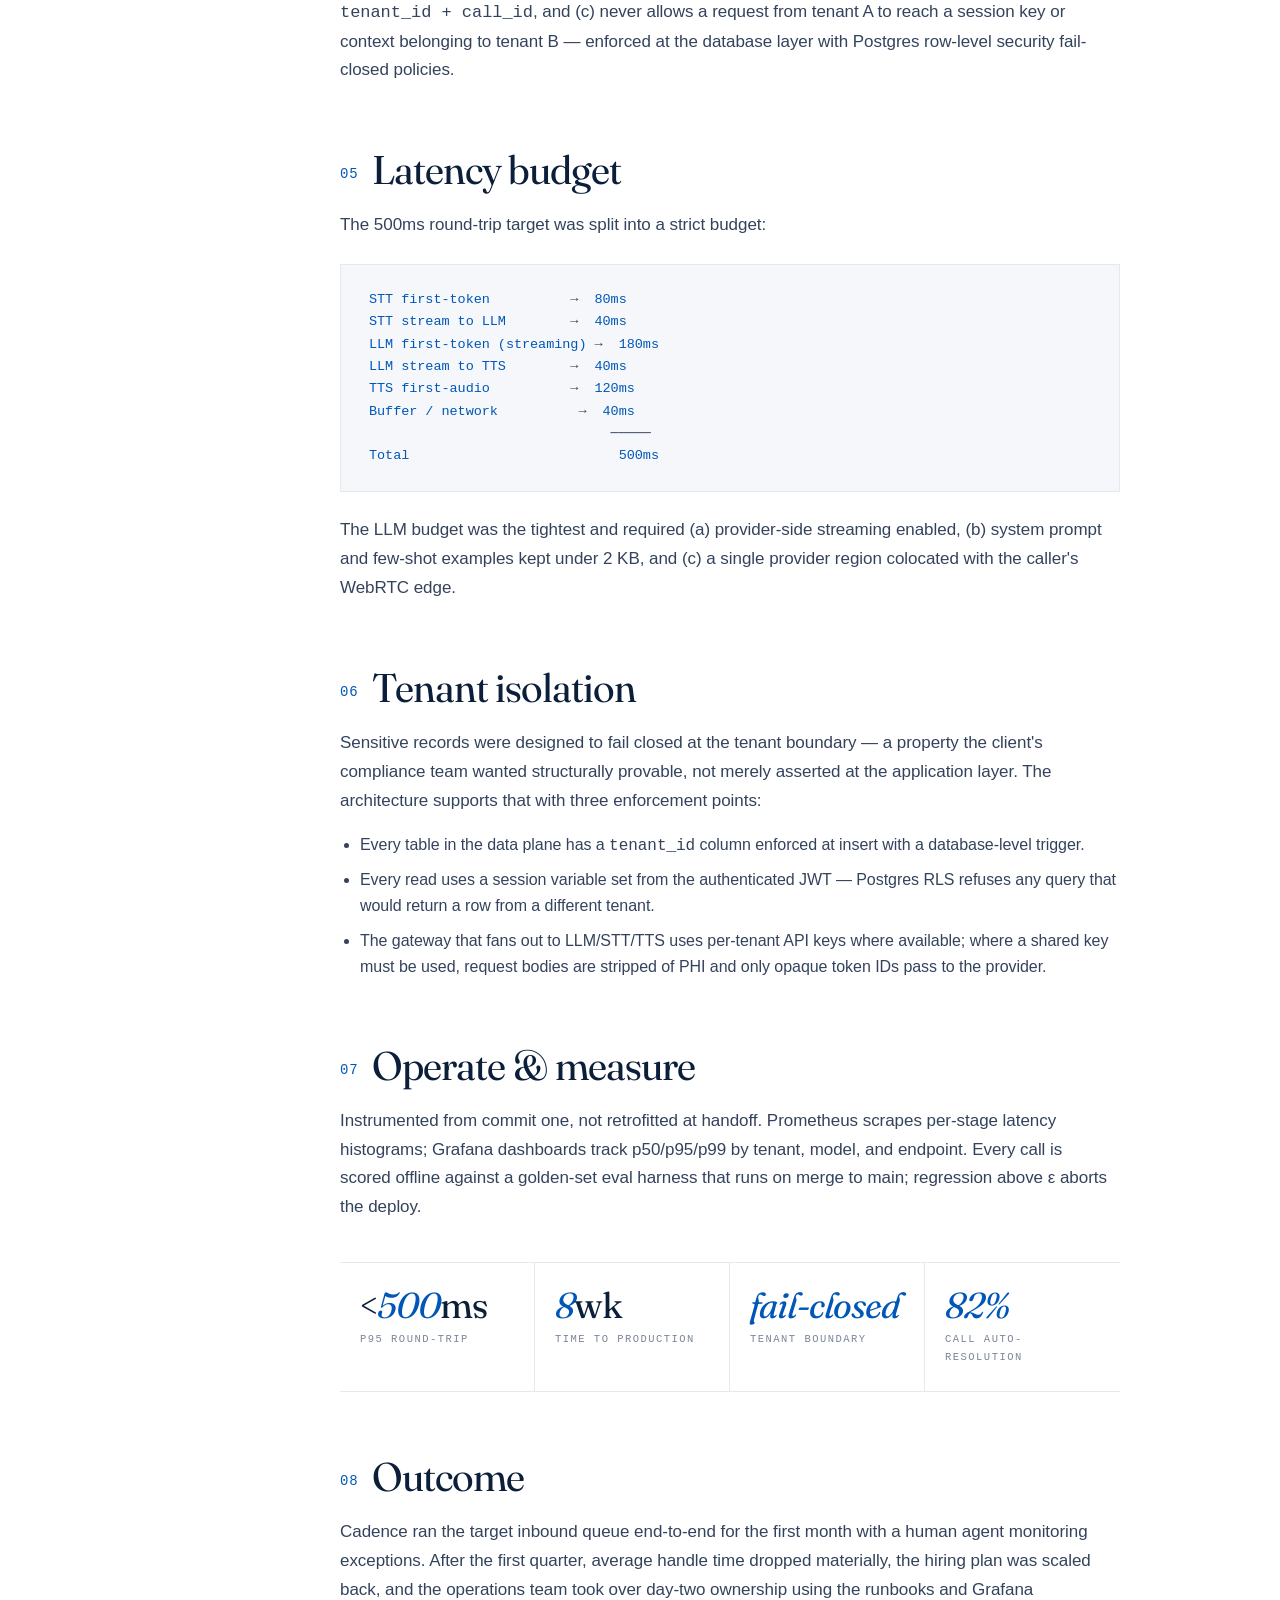
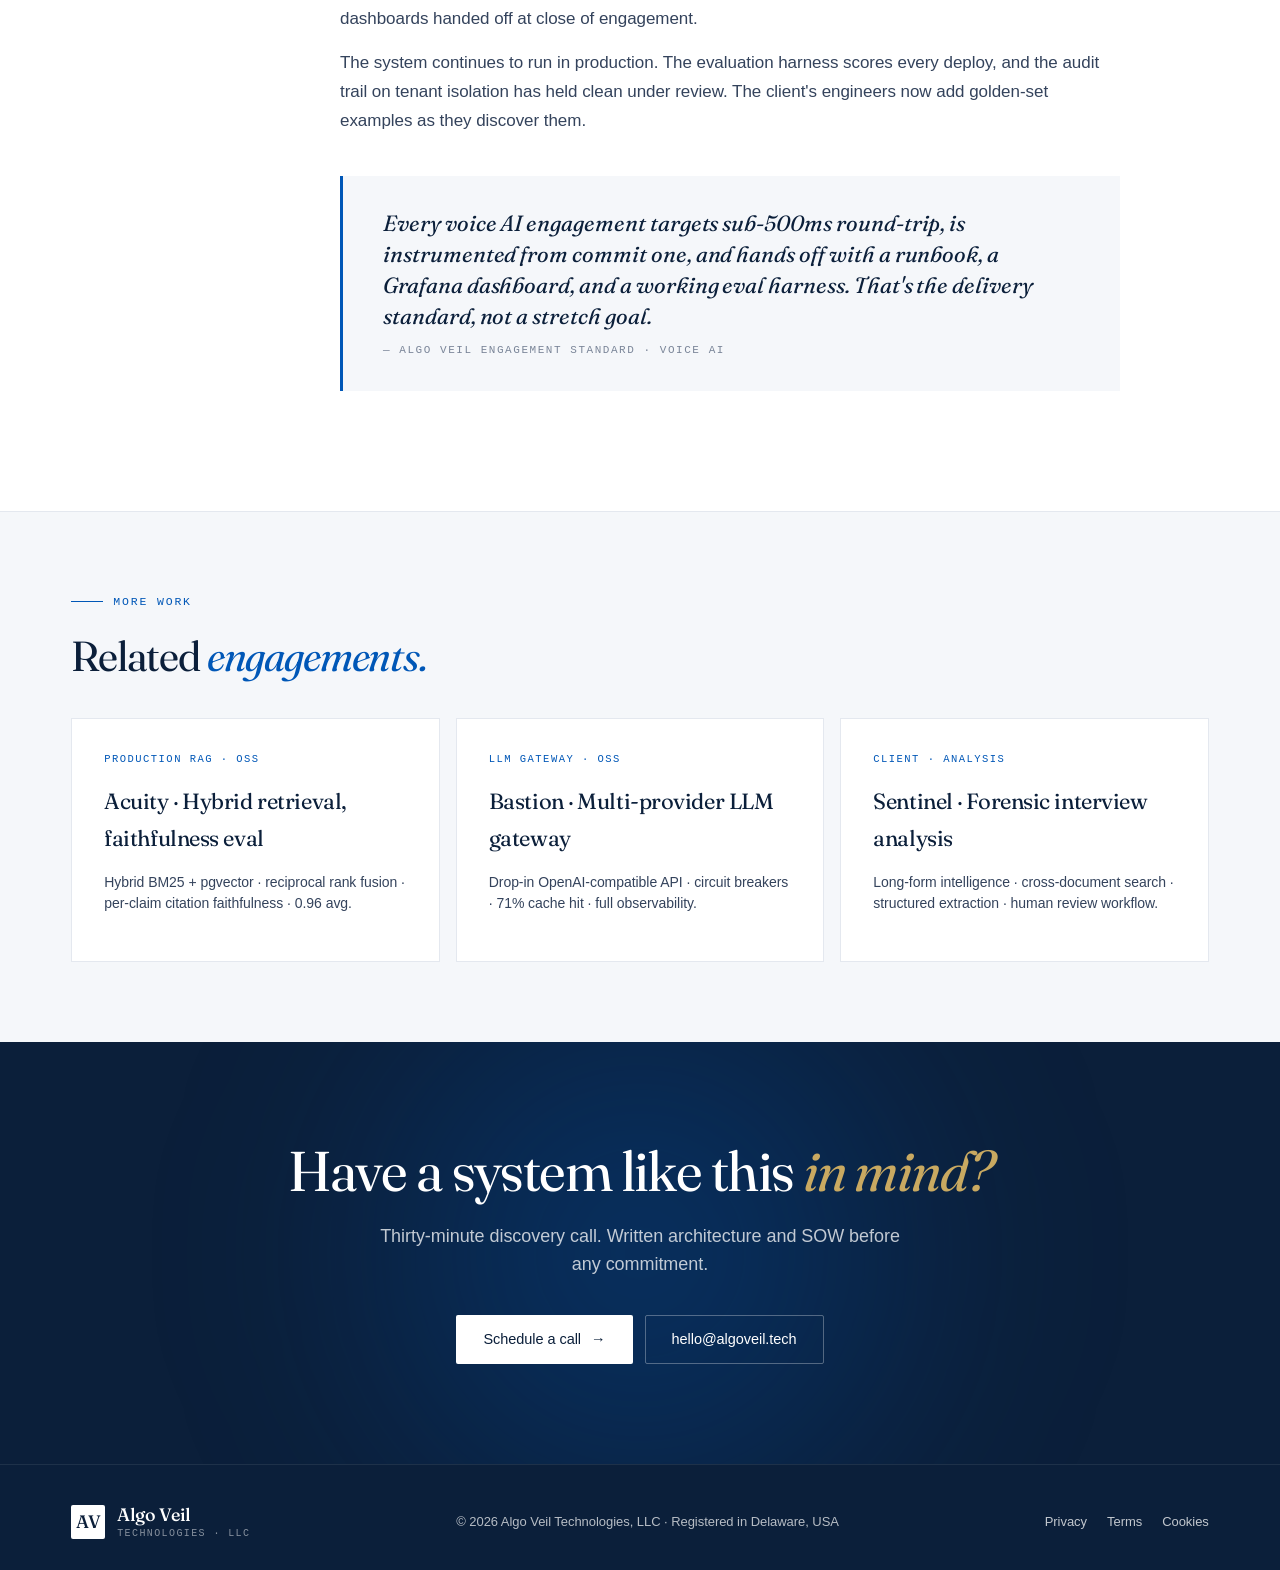
<file: work/cadence.html>
<!DOCTYPE html>
<html lang="en">
<head>
<meta charset="utf-8">
<meta name="viewport" content="width=device-width, initial-scale=1">
<title>Cadence · Real-time voice AI · Case study · Algo Veil</title>
<meta name="description" content="How Algo Veil built a sub-500ms STT → LLM → TTS voice AI pipeline with tenant-isolated data plane for an enterprise ad-tech client.">
<meta name="robots" content="index,follow">
<link rel="canonical" href="https://algoveil.tech/work/cadence.html">
<link rel="icon" type="image/svg+xml" href="data:image/svg+xml,%3Csvg xmlns='http://www.w3.org/2000/svg' viewBox='0 0 32 32'%3E%3Crect width='32' height='32' rx='4' fill='%230B1F3A'/%3E%3Ctext x='16' y='22' font-family='Georgia,serif' font-size='18' font-weight='500' text-anchor='middle' fill='%23fff' letter-spacing='-1'%3EAV%3C/text%3E%3C/svg%3E">
<link rel="preconnect" href="https://fonts.googleapis.com">
<link rel="preconnect" href="https://fonts.gstatic.com" crossorigin>
<link href="https://fonts.googleapis.com/css2?family=Fraunces:opsz,wght@9..144,400;9..144,500&display=swap" rel="stylesheet">
<link rel="stylesheet" href="/work/case-study.css">
</head>
<body>

<header>
<div class="topstrip">
  <div class="container topstrip__inner">
    <span>Algo Veil Technologies · Case study</span>
    <a href="mailto:hello@algoveil.tech">hello@algoveil.tech</a>
  </div>
</div>
<nav class="nav">
  <div class="container nav__inner">
    <a href="/" class="brand"><span class="brand__mark">AV</span><span class="brand__names"><span class="brand__name">Algo Veil</span><span class="brand__tagline">Technologies · LLC</span></span></a>
    <a href="/#work" class="nav__back"><span class="arrow">←</span>All work</a>
  </div>
</nav>
</header>

<main>
<div class="container">
  <nav class="crumbs" aria-label="Breadcrumb">
    <a href="/">Home</a><span>/</span><a href="/#work">Work</a><span>/</span><span style="color:var(--ink)">Cadence</span>
  </nav>
</div>

<section class="case-hero">
  <div class="container">
    <div class="case-hero__eyebrow">Case study · Voice AI</div>
    <h1>Cadence. <em>Sub-500ms</em> voice AI for high-volume payer calls.</h1>
    <p class="case-hero__lede">A production voice AI pipeline pattern for inbound call automation — designed for <strong>sub-500ms round-trip latency</strong>, tenant-isolated data plane, and audit-quality call logging. The system was designed with <strong>PHI-handling patterns that fail closed</strong>; HIPAA-covered use is a client-side compliance program, not a claim we make about the code alone.</p>
    <div class="case-hero__meta">
      <div><div class="case-hero__meta__k">Client</div><div class="case-hero__meta__v">Confidential · Health-tech</div></div>
      <div><div class="case-hero__meta__k">Timeline</div><div class="case-hero__meta__v">8 weeks · Q1 2026</div></div>
      <div><div class="case-hero__meta__k">Team</div><div class="case-hero__meta__v">Founder-led · 1 engineer</div></div>
      <div><div class="case-hero__meta__k">Stack</div><div class="case-hero__meta__v">WebRTC · Deepgram · Claude · ElevenLabs · Postgres</div></div>
    </div>
    <div class="case-panel" aria-hidden="true" style="view-transition-name: case-hero-cadence;">
      <div class="case-panel__glow"></div>
      <div class="case-panel__grid"></div>
      <div class="case-panel__badge">
        <div class="case-panel__badge__k">Delivery standard</div>
        <div class="case-panel__badge__v">"Sub-500ms target, instrumented from commit one, handoff-ready by close of engagement."</div>
      </div>
    </div>
  </div>
</section>

<section class="case-body">
  <div class="container" style="display:contents;">
    <aside class="case-toc" aria-label="Case study sections">
      <div class="case-toc__label">On this page</div>
      <ol>
        <li><a href="#context">Context</a></li>
        <li><a href="#problem">The problem</a></li>
        <li><a href="#approach">Approach</a></li>
        <li><a href="#architecture">Architecture</a></li>
        <li><a href="#latency">Latency budget</a></li>
        <li><a href="#tenancy">Tenant isolation</a></li>
        <li><a href="#operate">Operate &amp; measure</a></li>
        <li><a href="#outcome">Outcome</a></li>
      </ol>
    </aside>

    <div class="case-content">
      <h2 id="context">Context</h2>
      <p>An enterprise health-tech client operated a high-volume inbound call center handling payer authorization requests. Each call required verifying member identity, retrieving policy coverage, capturing structured intake data, and routing to a human agent only for exceptions.</p>
      <p>The existing IVR was rigid, average handle time was climbing, and the client was hiring rapidly to keep up. They wanted a voice AI that could handle the routine 80% of calls end-to-end with human backup on exceptions — without changing the caller's expectation of a fast, natural conversation.</p>

      <h2 id="problem">The problem</h2>
      <p>Three constraints, all non-negotiable:</p>
      <ul>
        <li><strong>Round-trip latency under 500ms</strong> — anything slower reads as robotic and callers hang up.</li>
        <li><strong>Tenant isolation at the data plane, PHI-handling patterns that fail closed</strong> — sensitive records could never cross tenant boundaries, and the audit trail had to make that structurally provable.</li>
        <li><strong>Explicit handoff at exceptions</strong> — the system had to know when it wasn't confident and route to a human without silently guessing.</li>
      </ul>

      <div class="pullquote">
        Latency was the make-or-break constraint. Everything downstream had to fit inside a strict budget, and every model call was a hard-priced decision.
        <cite>— From the engagement brief</cite>
      </div>

      <h2 id="approach">Approach</h2>
      <p>Rather than chain three separate providers, we designed the pipeline as a single streaming graph where each stage could hand partial results forward before finishing:</p>
      <ul>
        <li><strong>STT streams token-by-token</strong> — the LLM starts generating on the first intent-carrying token, not after end-of-utterance.</li>
        <li><strong>LLM streams to TTS</strong> — TTS starts vocalizing on the first sentence-boundary token; the tail of the LLM response streams into the tail of speech synthesis without buffering.</li>
        <li><strong>Speculative endpointing</strong> — if the caller pauses mid-utterance, the LLM speculates an answer against the partial transcript and prewarms; if the caller keeps talking, the speculation is discarded.</li>
      </ul>

      <h2 id="architecture">Architecture</h2>
      <div class="arch">
        <div class="arch__label">STT → LLM → TTS · streaming, tenant-scoped, audited</div>
        <div class="arch__flow">
          <div class="arch__node"><b>Caller</b>WebRTC</div>
          <span class="arch__sep">→</span>
          <div class="arch__node"><b>STT</b>Deepgram</div>
          <span class="arch__sep">→</span>
          <div class="arch__node"><b>LLM</b>Claude · streaming</div>
          <span class="arch__sep">→</span>
          <div class="arch__node"><b>TTS</b>ElevenLabs</div>
          <span class="arch__sep">→</span>
          <div class="arch__node"><b>Caller</b>WebRTC</div>
        </div>
      </div>
      <p>All three model providers are wrapped behind a single tenant-scoped gateway that (a) enforces per-tenant model and rate policy, (b) writes every request/response to an append-only audit log keyed to <code>tenant_id + call_id</code>, and (c) never allows a request from tenant A to reach a session key or context belonging to tenant B — enforced at the database layer with Postgres row-level security fail-closed policies.</p>

      <h2 id="latency">Latency budget</h2>
      <p>The 500ms round-trip target was split into a strict budget:</p>
      <div class="code"><span class="k">STT first-token</span>          →  <span class="k">80ms</span>
<span class="k">STT stream to LLM</span>        →  <span class="k">40ms</span>
<span class="k">LLM first-token (streaming)</span> →  <span class="k">180ms</span>
<span class="k">LLM stream to TTS</span>        →  <span class="k">40ms</span>
<span class="k">TTS first-audio</span>          →  <span class="k">120ms</span>
<span class="k">Buffer / network</span>          →  <span class="k">40ms</span>
                              ─────
<span class="k">Total</span>                          <span class="k">500ms</span></div>
      <p>The LLM budget was the tightest and required (a) provider-side streaming enabled, (b) system prompt and few-shot examples kept under 2 KB, and (c) a single provider region colocated with the caller's WebRTC edge.</p>

      <h2 id="tenancy">Tenant isolation</h2>
      <p>Sensitive records were designed to fail closed at the tenant boundary — a property the client's compliance team wanted structurally provable, not merely asserted at the application layer. The architecture supports that with three enforcement points:</p>
      <ul>
        <li>Every table in the data plane has a <code>tenant_id</code> column enforced at insert with a database-level trigger.</li>
        <li>Every read uses a session variable set from the authenticated JWT — Postgres RLS refuses any query that would return a row from a different tenant.</li>
        <li>The gateway that fans out to LLM/STT/TTS uses per-tenant API keys where available; where a shared key must be used, request bodies are stripped of PHI and only opaque token IDs pass to the provider.</li>
      </ul>

      <h2 id="operate">Operate &amp; measure</h2>
      <p>Instrumented from commit one, not retrofitted at handoff. Prometheus scrapes per-stage latency histograms; Grafana dashboards track p50/p95/p99 by tenant, model, and endpoint. Every call is scored offline against a golden-set eval harness that runs on merge to main; regression above ε aborts the deploy.</p>

      <div class="metrics-inline">
        <div class="metrics-inline__cell"><div class="metrics-inline__v">&lt;<em>500</em>ms</div><div class="metrics-inline__l">p95 round-trip</div></div>
        <div class="metrics-inline__cell"><div class="metrics-inline__v"><em>8</em>wk</div><div class="metrics-inline__l">Time to production</div></div>
        <div class="metrics-inline__cell"><div class="metrics-inline__v"><em>fail-closed</em></div><div class="metrics-inline__l">Tenant boundary</div></div>
        <div class="metrics-inline__cell"><div class="metrics-inline__v"><em>82%</em></div><div class="metrics-inline__l">Call auto-resolution</div></div>
      </div>

      <h2 id="outcome">Outcome</h2>
      <p>Cadence ran the target inbound queue end-to-end for the first month with a human agent monitoring exceptions. After the first quarter, average handle time dropped materially, the hiring plan was scaled back, and the operations team took over day-two ownership using the runbooks and Grafana dashboards handed off at close of engagement.</p>
      <p>The system continues to run in production. The evaluation harness scores every deploy, and the audit trail on tenant isolation has held clean under review. The client's engineers now add golden-set examples as they discover them.</p>

      <div class="pullquote">
        Every voice AI engagement targets sub-500ms round-trip, is instrumented from commit one, and hands off with a runbook, a Grafana dashboard, and a working eval harness. That's the delivery standard, not a stretch goal.
        <cite>— Algo Veil engagement standard · Voice AI</cite>
      </div>
    </div>
  </div>
</section>

<section class="related">
  <div class="container">
    <div class="related__label">More work</div>
    <h2 class="related__title">Related <em>engagements.</em></h2>
    <div class="related__grid">
      <a href="/work/acuity.html" class="related__card">
        <div class="related__card__tag">Production RAG · OSS</div>
        <div class="related__card__title">Acuity · Hybrid retrieval, faithfulness eval</div>
        <p class="related__card__desc">Hybrid BM25 + pgvector · reciprocal rank fusion · per-claim citation faithfulness · 0.96 avg.</p>
      </a>
      <a href="/work/bastion.html" class="related__card">
        <div class="related__card__tag">LLM Gateway · OSS</div>
        <div class="related__card__title">Bastion · Multi-provider LLM gateway</div>
        <p class="related__card__desc">Drop-in OpenAI-compatible API · circuit breakers · 71% cache hit · full observability.</p>
      </a>
      <a href="/work/sentinel.html" class="related__card">
        <div class="related__card__tag">Client · Analysis</div>
        <div class="related__card__title">Sentinel · Forensic interview analysis</div>
        <p class="related__card__desc">Long-form intelligence · cross-document search · structured extraction · human review workflow.</p>
      </a>
    </div>
  </div>
</section>

<section class="cta">
  <div class="container cta__inner">
    <h2>Have a system like this <em>in mind?</em></h2>
    <p>Thirty-minute discovery call. Written architecture and SOW before any commitment.</p>
    <div class="cta__actions">
      <a href="/#contact" class="btn btn--white">Schedule a call<span class="arrow">→</span></a>
      <a href="mailto:hello@algoveil.tech" class="btn btn--ghost-light">hello@algoveil.tech</a>
    </div>
  </div>
</section>
</main>

<footer>
  <div class="container footer__inner">
    <a href="/" class="brand"><span class="brand__mark">AV</span><span class="brand__names"><span class="brand__name">Algo Veil</span><span class="brand__tagline">Technologies · LLC</span></span></a>
    <div>© <span id="y">2026</span> Algo Veil Technologies, LLC · Registered in Delaware, USA</div>
    <div class="footer__legal"><a href="/privacy.html">Privacy</a><a href="/terms.html">Terms</a><a href="/cookies.html">Cookies</a></div>
  </div>
</footer>
<script>document.getElementById('y').textContent=new Date().getFullYear();</script>
</body>
</html>
</file>
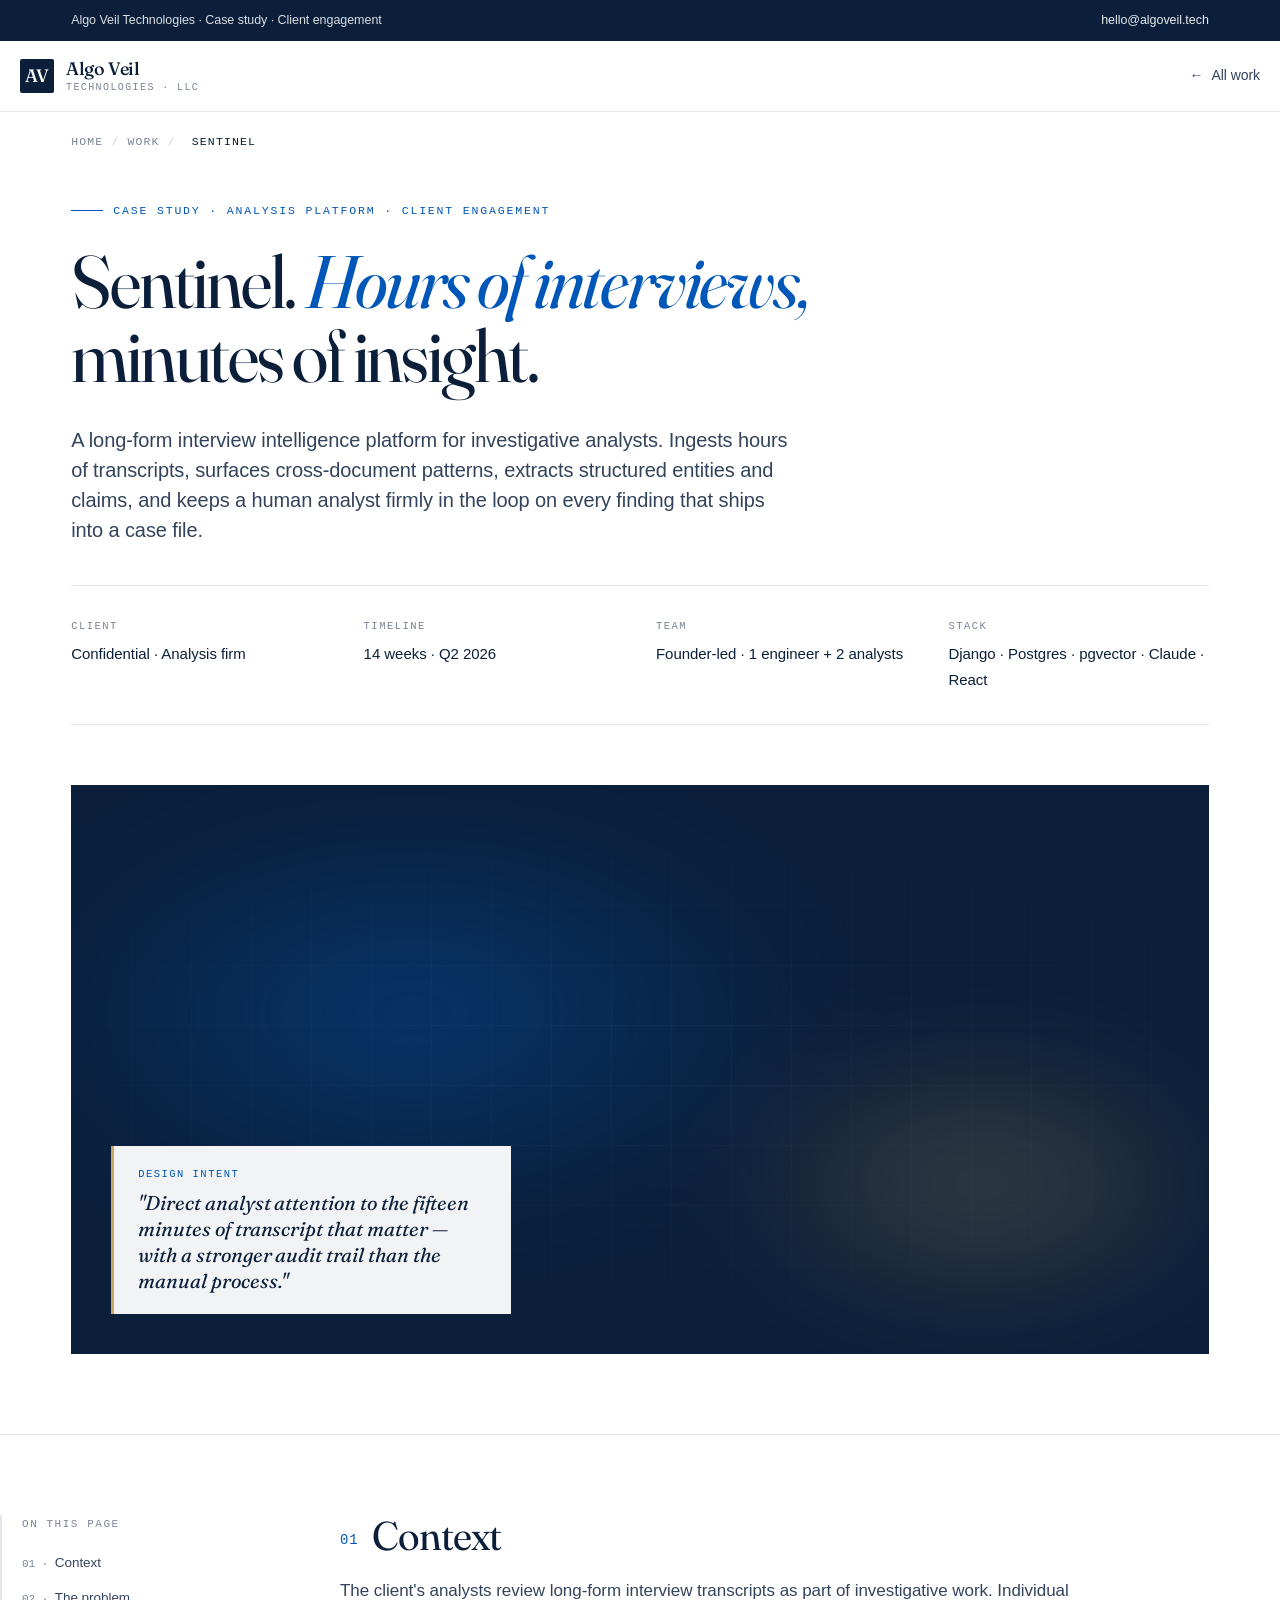
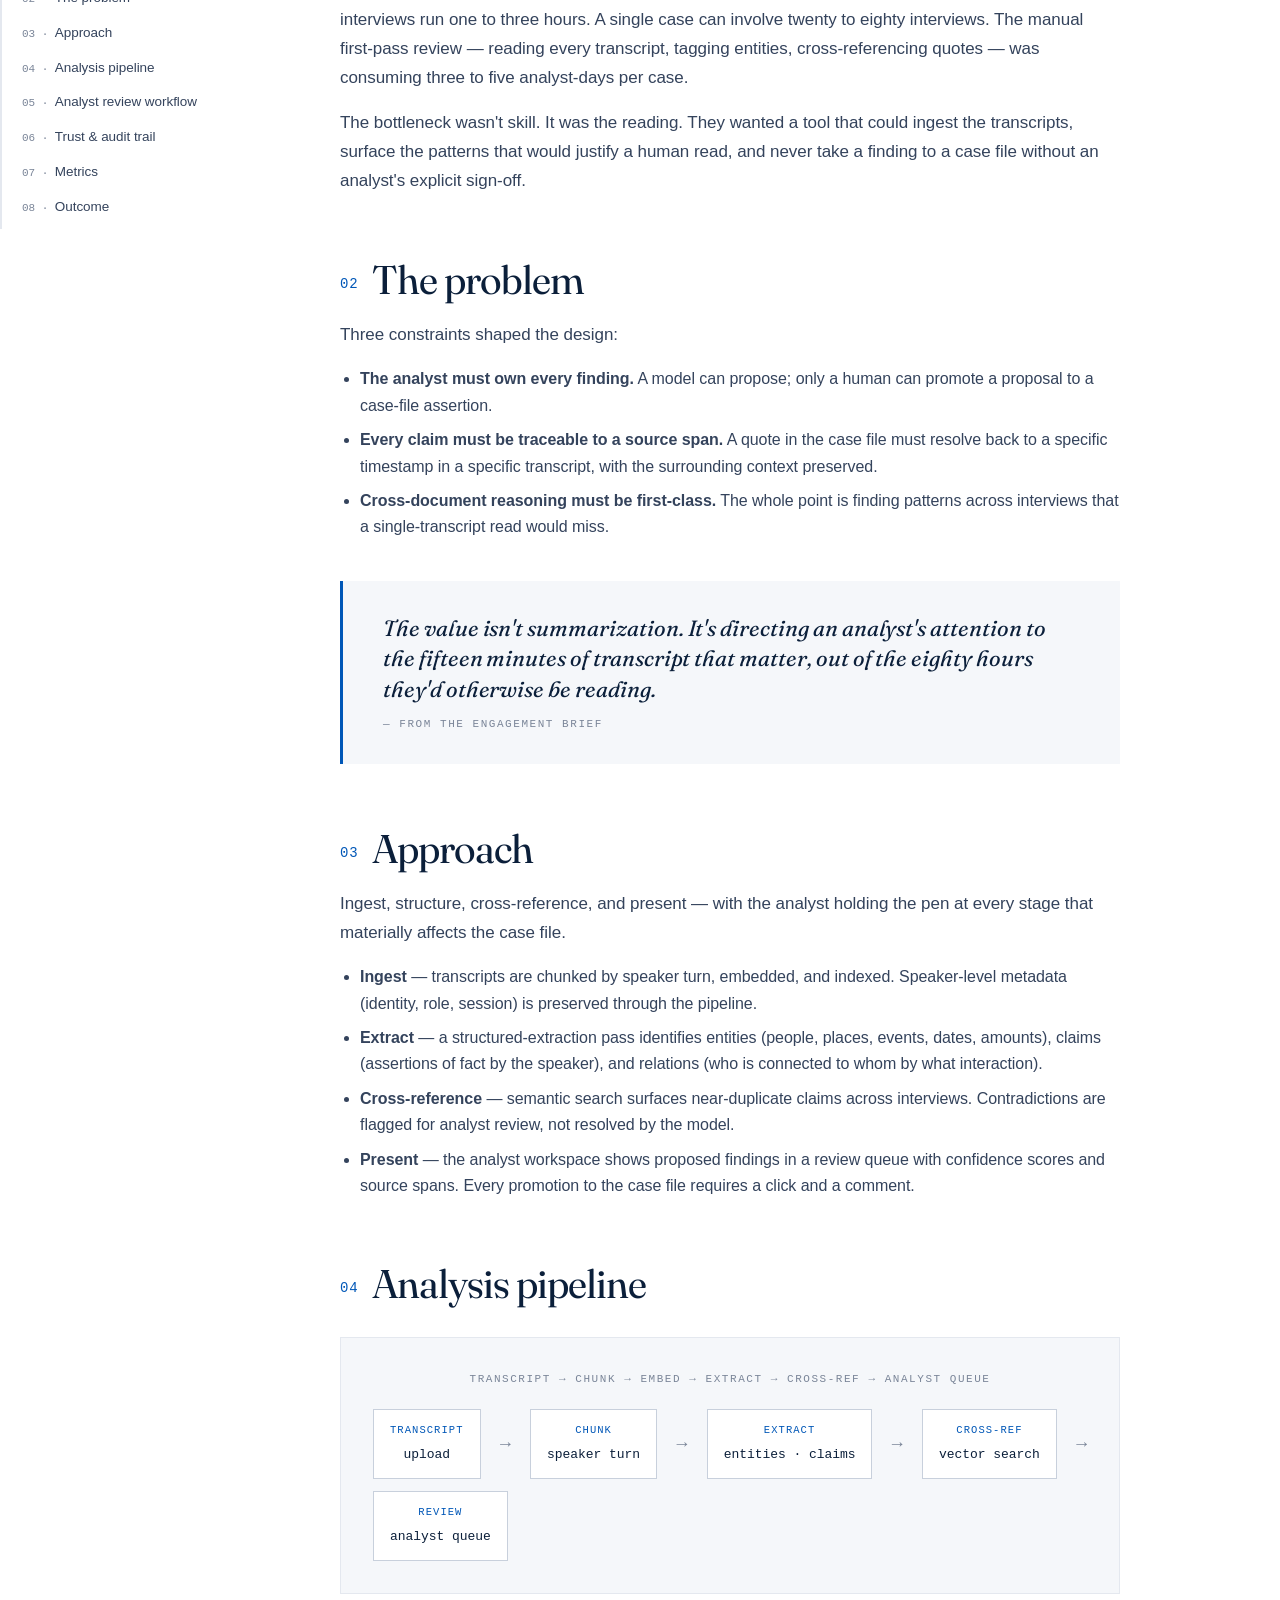
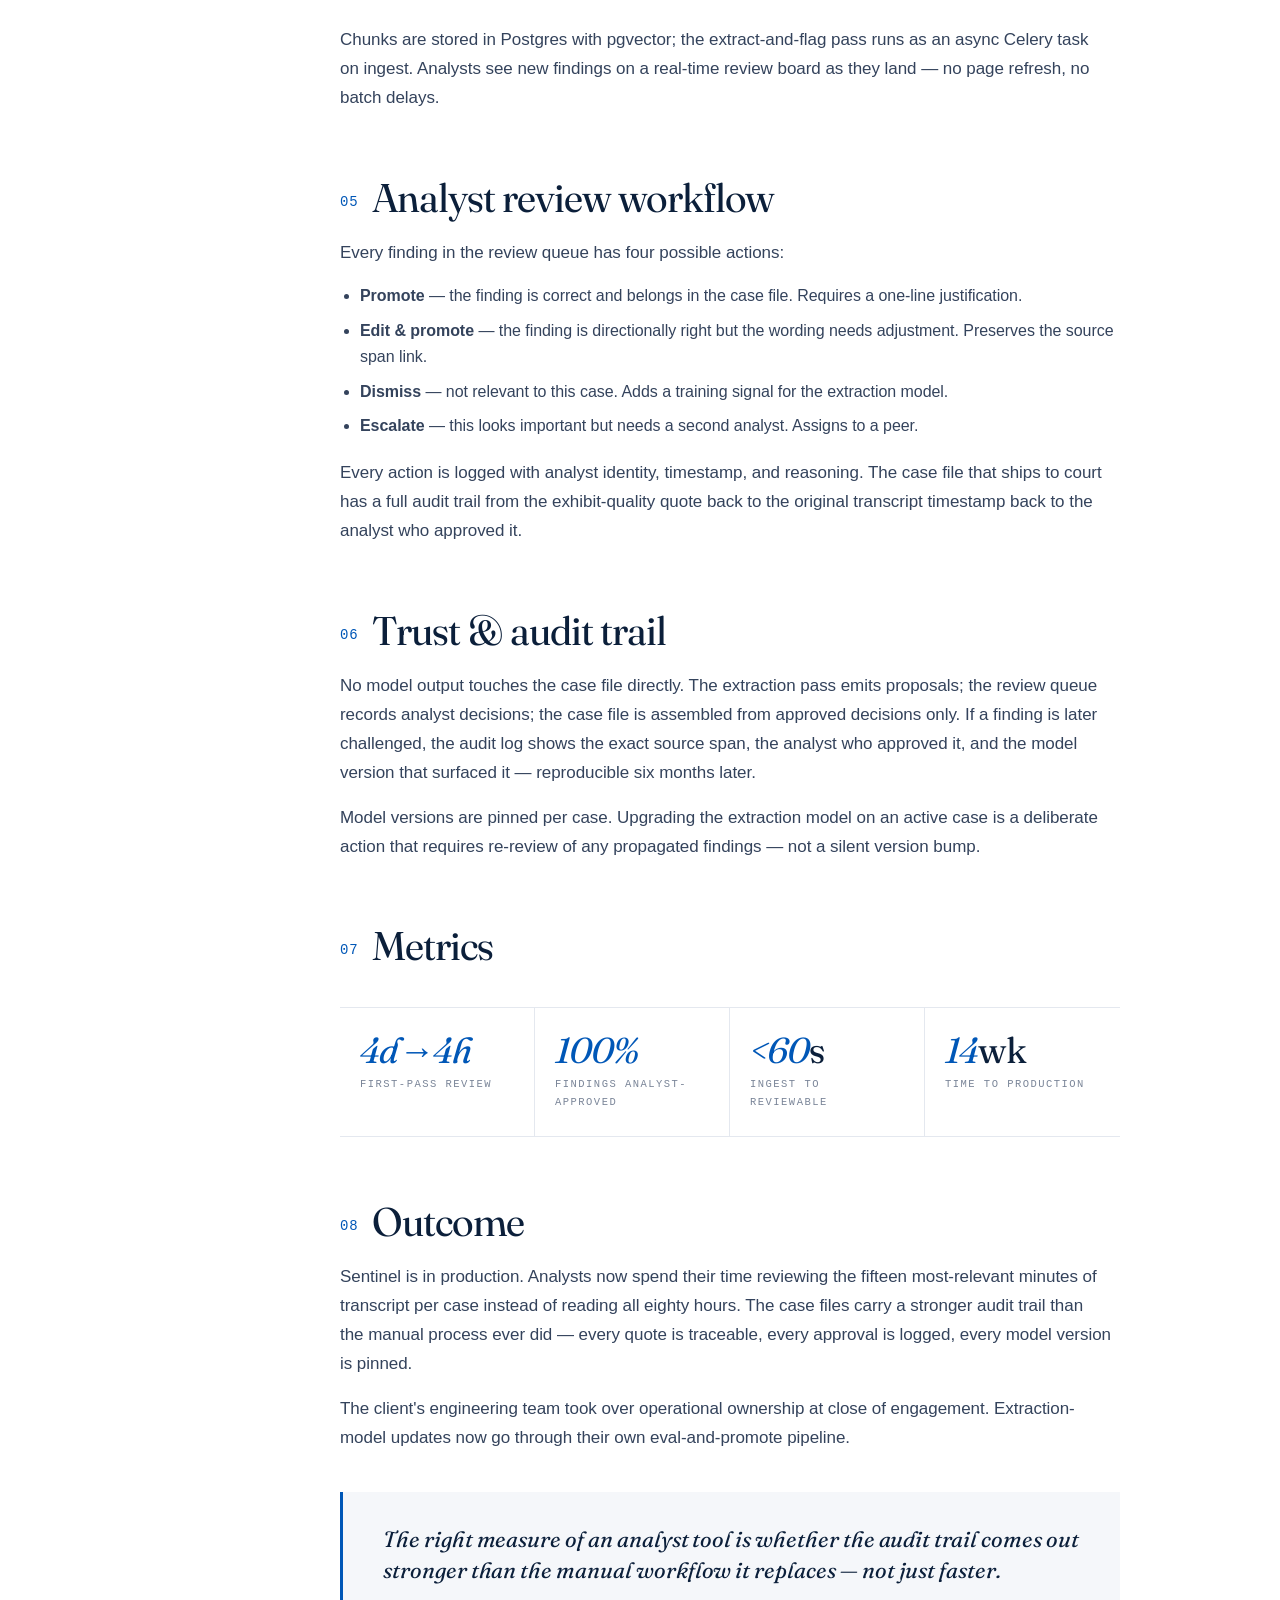
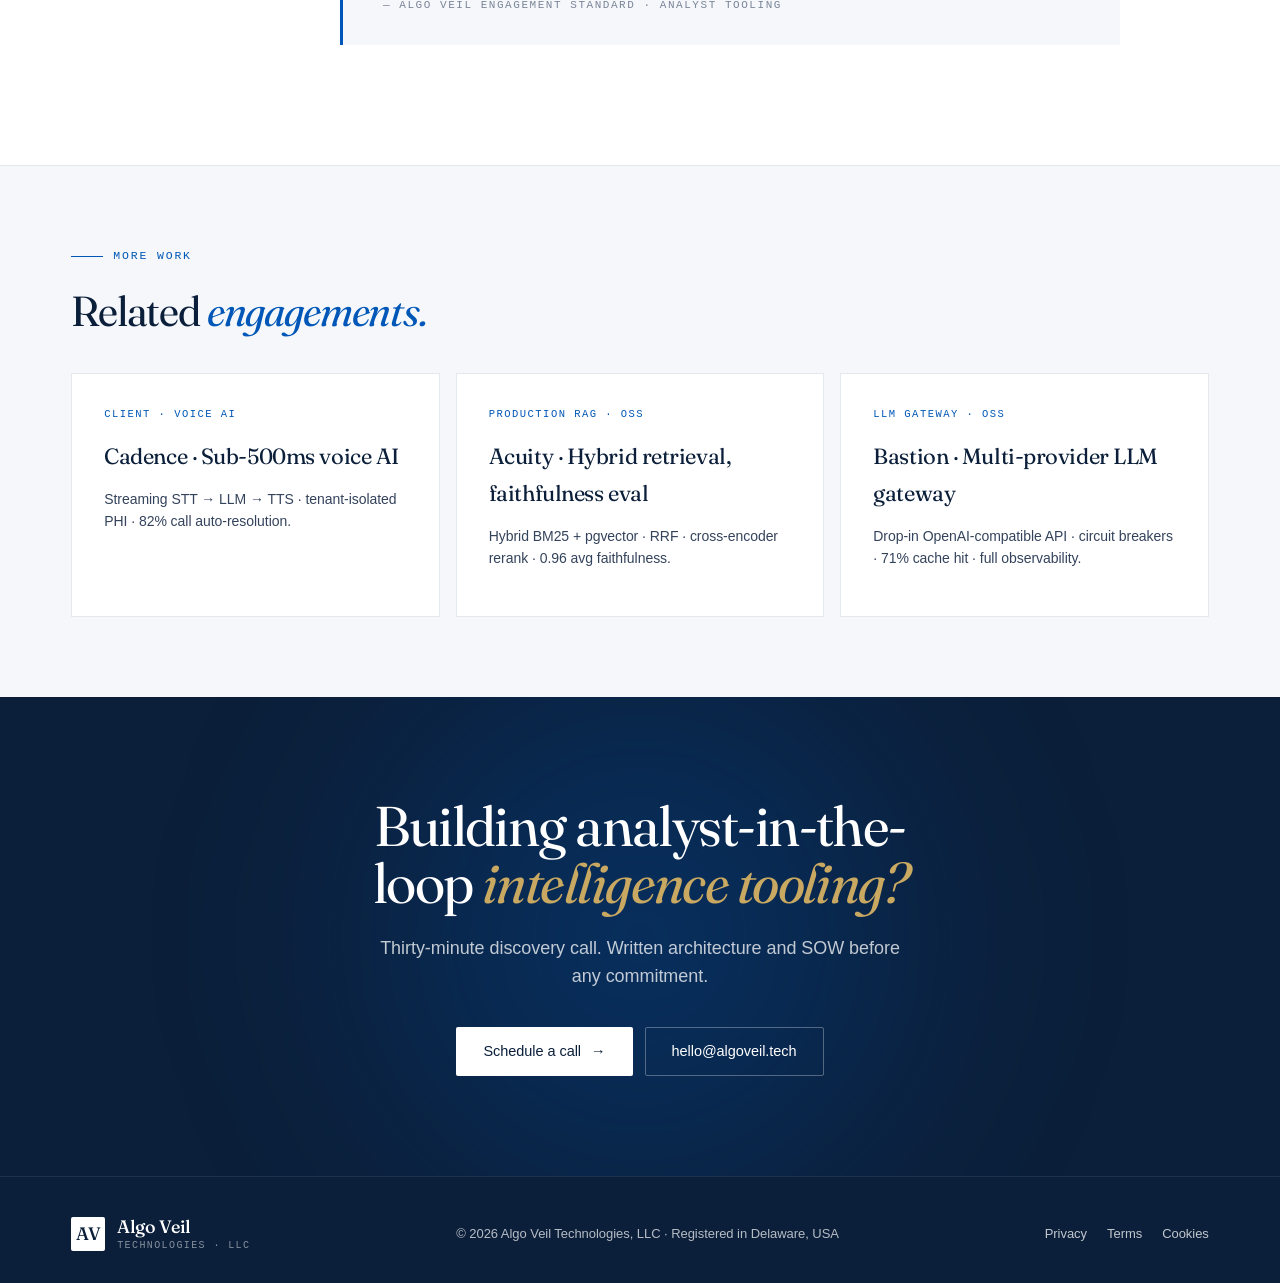
<file: work/sentinel.html>
<!DOCTYPE html>
<html lang="en">
<head>
<meta charset="utf-8">
<meta name="viewport" content="width=device-width, initial-scale=1">
<title>Sentinel · Forensic interview intelligence · Case study · Algo Veil</title>
<meta name="description" content="A long-form interview analysis platform for investigative teams — cross-document semantic search, structured extraction, human-in-the-loop analyst review workflow.">
<meta name="robots" content="index,follow">
<link rel="canonical" href="https://algoveil.tech/work/sentinel.html">
<link rel="icon" type="image/svg+xml" href="data:image/svg+xml,%3Csvg xmlns='http://www.w3.org/2000/svg' viewBox='0 0 32 32'%3E%3Crect width='32' height='32' rx='4' fill='%230B1F3A'/%3E%3Ctext x='16' y='22' font-family='Georgia,serif' font-size='18' font-weight='500' text-anchor='middle' fill='%23fff' letter-spacing='-1'%3EAV%3C/text%3E%3C/svg%3E">
<link rel="preconnect" href="https://fonts.googleapis.com">
<link rel="preconnect" href="https://fonts.gstatic.com" crossorigin>
<link href="https://fonts.googleapis.com/css2?family=Fraunces:opsz,wght@9..144,400;9..144,500&display=swap" rel="stylesheet">
<link rel="stylesheet" href="/work/case-study.css">
</head>
<body>

<header>
<div class="topstrip">
  <div class="container topstrip__inner">
    <span>Algo Veil Technologies · Case study · Client engagement</span>
    <a href="mailto:hello@algoveil.tech">hello@algoveil.tech</a>
  </div>
</div>
<nav class="nav">
  <div class="container nav__inner">
    <a href="/" class="brand"><span class="brand__mark">AV</span><span class="brand__names"><span class="brand__name">Algo Veil</span><span class="brand__tagline">Technologies · LLC</span></span></a>
    <a href="/#work" class="nav__back"><span class="arrow">←</span>All work</a>
  </div>
</nav>
</header>

<main>
<div class="container">
  <nav class="crumbs" aria-label="Breadcrumb">
    <a href="/">Home</a><span>/</span><a href="/#work">Work</a><span>/</span><span style="color:var(--ink)">Sentinel</span>
  </nav>
</div>

<section class="case-hero">
  <div class="container">
    <div class="case-hero__eyebrow">Case study · Analysis platform · Client engagement</div>
    <h1>Sentinel. <em>Hours of interviews,</em> minutes of insight.</h1>
    <p class="case-hero__lede">A long-form interview intelligence platform for investigative analysts. Ingests hours of transcripts, surfaces cross-document patterns, extracts structured entities and claims, and keeps a human analyst firmly in the loop on every finding that ships into a case file.</p>
    <div class="case-hero__meta">
      <div><div class="case-hero__meta__k">Client</div><div class="case-hero__meta__v">Confidential · Analysis firm</div></div>
      <div><div class="case-hero__meta__k">Timeline</div><div class="case-hero__meta__v">14 weeks · Q2 2026</div></div>
      <div><div class="case-hero__meta__k">Team</div><div class="case-hero__meta__v">Founder-led · 1 engineer + 2 analysts</div></div>
      <div><div class="case-hero__meta__k">Stack</div><div class="case-hero__meta__v">Django · Postgres · pgvector · Claude · React</div></div>
    </div>
    <div class="case-panel" aria-hidden="true" style="view-transition-name: case-hero-sentinel;">
      <div class="case-panel__glow"></div>
      <div class="case-panel__grid"></div>
      <div class="case-panel__badge">
        <div class="case-panel__badge__k">Design intent</div>
        <div class="case-panel__badge__v">"Direct analyst attention to the fifteen minutes of transcript that matter — with a stronger audit trail than the manual process."</div>
      </div>
    </div>
  </div>
</section>

<section class="case-body">
  <div class="container" style="display:contents;">
    <aside class="case-toc" aria-label="Case study sections">
      <div class="case-toc__label">On this page</div>
      <ol>
        <li><a href="#context">Context</a></li>
        <li><a href="#problem">The problem</a></li>
        <li><a href="#approach">Approach</a></li>
        <li><a href="#pipeline">Analysis pipeline</a></li>
        <li><a href="#review">Analyst review workflow</a></li>
        <li><a href="#trust">Trust &amp; audit trail</a></li>
        <li><a href="#metrics">Metrics</a></li>
        <li><a href="#outcome">Outcome</a></li>
      </ol>
    </aside>

    <div class="case-content">
      <h2 id="context">Context</h2>
      <p>The client's analysts review long-form interview transcripts as part of investigative work. Individual interviews run one to three hours. A single case can involve twenty to eighty interviews. The manual first-pass review — reading every transcript, tagging entities, cross-referencing quotes — was consuming three to five analyst-days per case.</p>
      <p>The bottleneck wasn't skill. It was the reading. They wanted a tool that could ingest the transcripts, surface the patterns that would justify a human read, and never take a finding to a case file without an analyst's explicit sign-off.</p>

      <h2 id="problem">The problem</h2>
      <p>Three constraints shaped the design:</p>
      <ul>
        <li><strong>The analyst must own every finding.</strong> A model can propose; only a human can promote a proposal to a case-file assertion.</li>
        <li><strong>Every claim must be traceable to a source span.</strong> A quote in the case file must resolve back to a specific timestamp in a specific transcript, with the surrounding context preserved.</li>
        <li><strong>Cross-document reasoning must be first-class.</strong> The whole point is finding patterns across interviews that a single-transcript read would miss.</li>
      </ul>

      <div class="pullquote">
        The value isn't summarization. It's directing an analyst's attention to the fifteen minutes of transcript that matter, out of the eighty hours they'd otherwise be reading.
        <cite>— From the engagement brief</cite>
      </div>

      <h2 id="approach">Approach</h2>
      <p>Ingest, structure, cross-reference, and present — with the analyst holding the pen at every stage that materially affects the case file.</p>
      <ul>
        <li><strong>Ingest</strong> — transcripts are chunked by speaker turn, embedded, and indexed. Speaker-level metadata (identity, role, session) is preserved through the pipeline.</li>
        <li><strong>Extract</strong> — a structured-extraction pass identifies entities (people, places, events, dates, amounts), claims (assertions of fact by the speaker), and relations (who is connected to whom by what interaction).</li>
        <li><strong>Cross-reference</strong> — semantic search surfaces near-duplicate claims across interviews. Contradictions are flagged for analyst review, not resolved by the model.</li>
        <li><strong>Present</strong> — the analyst workspace shows proposed findings in a review queue with confidence scores and source spans. Every promotion to the case file requires a click and a comment.</li>
      </ul>

      <h2 id="pipeline">Analysis pipeline</h2>
      <div class="arch">
        <div class="arch__label">Transcript → chunk → embed → extract → cross-ref → analyst queue</div>
        <div class="arch__flow">
          <div class="arch__node"><b>Transcript</b>upload</div>
          <span class="arch__sep">→</span>
          <div class="arch__node"><b>Chunk</b>speaker turn</div>
          <span class="arch__sep">→</span>
          <div class="arch__node"><b>Extract</b>entities · claims</div>
          <span class="arch__sep">→</span>
          <div class="arch__node"><b>Cross-ref</b>vector search</div>
          <span class="arch__sep">→</span>
          <div class="arch__node"><b>Review</b>analyst queue</div>
        </div>
      </div>
      <p>Chunks are stored in Postgres with pgvector; the extract-and-flag pass runs as an async Celery task on ingest. Analysts see new findings on a real-time review board as they land — no page refresh, no batch delays.</p>

      <h2 id="review">Analyst review workflow</h2>
      <p>Every finding in the review queue has four possible actions:</p>
      <ul>
        <li><strong>Promote</strong> — the finding is correct and belongs in the case file. Requires a one-line justification.</li>
        <li><strong>Edit &amp; promote</strong> — the finding is directionally right but the wording needs adjustment. Preserves the source span link.</li>
        <li><strong>Dismiss</strong> — not relevant to this case. Adds a training signal for the extraction model.</li>
        <li><strong>Escalate</strong> — this looks important but needs a second analyst. Assigns to a peer.</li>
      </ul>
      <p>Every action is logged with analyst identity, timestamp, and reasoning. The case file that ships to court has a full audit trail from the exhibit-quality quote back to the original transcript timestamp back to the analyst who approved it.</p>

      <h2 id="trust">Trust &amp; audit trail</h2>
      <p>No model output touches the case file directly. The extraction pass emits proposals; the review queue records analyst decisions; the case file is assembled from approved decisions only. If a finding is later challenged, the audit log shows the exact source span, the analyst who approved it, and the model version that surfaced it — reproducible six months later.</p>
      <p>Model versions are pinned per case. Upgrading the extraction model on an active case is a deliberate action that requires re-review of any propagated findings — not a silent version bump.</p>

      <h2 id="metrics">Metrics</h2>
      <div class="metrics-inline">
        <div class="metrics-inline__cell"><div class="metrics-inline__v"><em>4d→4h</em></div><div class="metrics-inline__l">First-pass review</div></div>
        <div class="metrics-inline__cell"><div class="metrics-inline__v"><em>100%</em></div><div class="metrics-inline__l">Findings analyst-approved</div></div>
        <div class="metrics-inline__cell"><div class="metrics-inline__v"><em>&lt;60</em>s</div><div class="metrics-inline__l">Ingest to reviewable</div></div>
        <div class="metrics-inline__cell"><div class="metrics-inline__v"><em>14</em>wk</div><div class="metrics-inline__l">Time to production</div></div>
      </div>

      <h2 id="outcome">Outcome</h2>
      <p>Sentinel is in production. Analysts now spend their time reviewing the fifteen most-relevant minutes of transcript per case instead of reading all eighty hours. The case files carry a stronger audit trail than the manual process ever did — every quote is traceable, every approval is logged, every model version is pinned.</p>
      <p>The client's engineering team took over operational ownership at close of engagement. Extraction-model updates now go through their own eval-and-promote pipeline.</p>

      <div class="pullquote">
        The right measure of an analyst tool is whether the audit trail comes out stronger than the manual workflow it replaces — not just faster.
        <cite>— Algo Veil engagement standard · Analyst tooling</cite>
      </div>
    </div>
  </div>
</section>

<section class="related">
  <div class="container">
    <div class="related__label">More work</div>
    <h2 class="related__title">Related <em>engagements.</em></h2>
    <div class="related__grid">
      <a href="/work/cadence.html" class="related__card">
        <div class="related__card__tag">Client · Voice AI</div>
        <div class="related__card__title">Cadence · Sub-500ms voice AI</div>
        <p class="related__card__desc">Streaming STT → LLM → TTS · tenant-isolated PHI · 82% call auto-resolution.</p>
      </a>
      <a href="/work/acuity.html" class="related__card">
        <div class="related__card__tag">Production RAG · OSS</div>
        <div class="related__card__title">Acuity · Hybrid retrieval, faithfulness eval</div>
        <p class="related__card__desc">Hybrid BM25 + pgvector · RRF · cross-encoder rerank · 0.96 avg faithfulness.</p>
      </a>
      <a href="/work/bastion.html" class="related__card">
        <div class="related__card__tag">LLM Gateway · OSS</div>
        <div class="related__card__title">Bastion · Multi-provider LLM gateway</div>
        <p class="related__card__desc">Drop-in OpenAI-compatible API · circuit breakers · 71% cache hit · full observability.</p>
      </a>
    </div>
  </div>
</section>

<section class="cta">
  <div class="container cta__inner">
    <h2>Building analyst-in-the-loop <em>intelligence tooling?</em></h2>
    <p>Thirty-minute discovery call. Written architecture and SOW before any commitment.</p>
    <div class="cta__actions">
      <a href="/#contact" class="btn btn--white">Schedule a call<span class="arrow">→</span></a>
      <a href="mailto:hello@algoveil.tech" class="btn btn--ghost-light">hello@algoveil.tech</a>
    </div>
  </div>
</section>
</main>

<footer>
  <div class="container footer__inner">
    <a href="/" class="brand"><span class="brand__mark">AV</span><span class="brand__names"><span class="brand__name">Algo Veil</span><span class="brand__tagline">Technologies · LLC</span></span></a>
    <div>© <span id="y">2026</span> Algo Veil Technologies, LLC · Registered in Delaware, USA</div>
    <div class="footer__legal"><a href="/privacy.html">Privacy</a><a href="/terms.html">Terms</a><a href="/cookies.html">Cookies</a></div>
  </div>
</footer>
<script>document.getElementById('y').textContent=new Date().getFullYear();</script>
</body>
</html>
</file>
<file: work/case-study.css>
:root {
  --bg: #FFFFFF;
  --surface: #F5F7FA;
  --surface-2: #EBEFF5;
  --ink: #0B1F3A;
  --ink-2: #34435C;
  --ink-3: #56637A;
  --muted: #7A8598;
  --rule: #E4E8EF;
  --rule-strong: #C8D0DC;
  --accent: #0057B7;
  --accent-soft: rgba(0, 87, 183, 0.06);
  --gold: #C9A961;
  --serif: "Fraunces", "Iowan Old Style", Palatino, Georgia, serif;
  --sans: -apple-system, BlinkMacSystemFont, "Segoe UI Variable", "Segoe UI", "Helvetica Neue", Arial, sans-serif;
  --mono: "SF Mono", "JetBrains Mono", Menlo, Consolas, monospace;
  --gutter: clamp(20px, 4vw, 56px);
  --content: 1240px;
}
* { box-sizing: border-box; }
html, body { margin: 0; padding: 0; background: var(--bg); }
body {
  font-family: var(--sans);
  font-size: 16px;
  line-height: 1.7;
  color: var(--ink-2);
  -webkit-font-smoothing: antialiased;
  letter-spacing: -0.003em;
  font-optical-sizing: auto;
  hanging-punctuation: first last;
}
h1 { font-variation-settings: "opsz" 120, "wght" 400; }
h2 { font-variation-settings: "opsz" 72, "wght" 400; }
h3 { font-variation-settings: "opsz" 36, "wght" 400; }
h4 { font-variation-settings: "opsz" 24, "wght" 500; }
.case-hero h1, .case-content h2, .related__title, .cta h2 { text-wrap: balance; }
.case-hero__lede, .case-content p, .case-content li, .pullquote, .related__card__desc { text-wrap: pretty; }
a { color: var(--accent); text-decoration: none; }
a:hover { text-decoration: underline; }
h1, h2, h3, h4 {
  margin: 0;
  font-family: var(--serif);
  font-weight: 400;
  color: var(--ink);
  letter-spacing: -0.025em;
  font-optical-sizing: auto;
}
:focus-visible { outline: 2px solid var(--accent); outline-offset: 3px; }

.container { max-width: var(--content); margin: 0 auto; padding: 0 var(--gutter); }

/* Header */
.topstrip { background: var(--ink); color: rgba(255,255,255,0.85); padding: 10px 0; font-size: 12.5px; }
.topstrip__inner { display: flex; justify-content: space-between; align-items: center; gap: 20px; flex-wrap: wrap; }
.topstrip a { color: rgba(255,255,255,0.9); }
.topstrip a:hover { color: #fff; text-decoration: none; }
.nav { background: rgba(255,255,255,0.94); backdrop-filter: blur(20px); -webkit-backdrop-filter: blur(20px); border-bottom: 1px solid var(--rule); position: sticky; top: 0; z-index: 50; }
.nav__inner { display: flex; align-items: center; justify-content: space-between; padding: 18px 0; gap: 32px; }
.brand { display: inline-flex; align-items: center; gap: 12px; color: var(--ink); }
.brand__mark { width: 34px; height: 34px; background: var(--ink); color: var(--bg); display: inline-flex; align-items: center; justify-content: center; font-family: var(--serif); font-weight: 500; font-size: 18px; border-radius: 2px; letter-spacing: -0.02em; }
.brand__names { display: flex; flex-direction: column; line-height: 1.1; }
.brand__name { font-family: var(--serif); font-weight: 500; font-size: 18px; letter-spacing: -0.02em; color: var(--ink); }
.brand__tagline { font-family: var(--mono); font-size: 10px; letter-spacing: 0.14em; text-transform: uppercase; color: var(--muted); margin-top: 3px; }
.nav__back { font-size: 14px; color: var(--ink-2); display: inline-flex; align-items: center; gap: 8px; text-decoration: none; }
.nav__back:hover { color: var(--accent); text-decoration: none; }
.nav__back .arrow { transition: transform 200ms; }
.nav__back:hover .arrow { transform: translateX(-3px); }
.crumbs { padding: 20px 0; font-family: var(--mono); font-size: 11.5px; letter-spacing: 0.1em; text-transform: uppercase; color: var(--muted); }
.crumbs a { color: var(--muted); text-decoration: none; }
.crumbs a:hover { color: var(--accent); }
.crumbs span { margin: 0 8px; color: var(--rule-strong); }

/* Case hero */
.case-hero { padding: 20px 0 80px; border-bottom: 1px solid var(--rule); }
.case-hero__eyebrow { display: inline-flex; align-items: center; gap: 10px; font-family: var(--mono); font-size: 11.5px; letter-spacing: 0.16em; text-transform: uppercase; color: var(--accent); margin-bottom: 24px; }
.case-hero__eyebrow::before { content: ""; display: inline-block; width: 32px; height: 1px; background: var(--accent); }
.case-hero h1 { font-size: clamp(46px, 5.8vw, 80px); line-height: 1; letter-spacing: -0.03em; margin-bottom: 32px; max-width: 20ch; text-wrap: balance; font-weight: 400; }
.case-hero h1 em { font-style: italic; color: var(--accent); }
.case-hero__lede { font-size: 20px; line-height: 1.5; color: var(--ink-2); max-width: 720px; letter-spacing: -0.005em; margin-bottom: 40px; }
.case-hero__lede strong { color: var(--ink); font-weight: 500; }
.case-hero__meta { display: grid; grid-template-columns: repeat(auto-fit, minmax(160px, 1fr)); gap: 32px; padding: 32px 0; border-top: 1px solid var(--rule); border-bottom: 1px solid var(--rule); }
.case-hero__meta__k { font-family: var(--mono); font-size: 10.5px; letter-spacing: 0.14em; text-transform: uppercase; color: var(--muted); margin-bottom: 6px; }
.case-hero__meta__v { font-size: 15px; color: var(--ink); font-weight: 500; }

/* Hero panel */
.case-panel { aspect-ratio: 16/8; background: var(--ink); position: relative; overflow: hidden; margin: 60px 0 0; }
.case-panel__glow { position: absolute; inset: 0; background: radial-gradient(ellipse 60% 60% at 30% 40%, rgba(0,87,183,0.5), transparent 60%), radial-gradient(ellipse 40% 40% at 80% 70%, rgba(201,169,97,0.3), transparent 60%); filter: blur(60px); opacity: 0.9; }
.case-panel__grid { position: absolute; inset: 0; background-image: linear-gradient(to right, rgba(255,255,255,0.06) 1px, transparent 1px), linear-gradient(to bottom, rgba(255,255,255,0.06) 1px, transparent 1px); background-size: 60px 60px; opacity: 0.5; mask-image: radial-gradient(ellipse 90% 60% at 50% 50%, black, transparent 90%); -webkit-mask-image: radial-gradient(ellipse 90% 60% at 50% 50%, black, transparent 90%); }
.case-panel__badge { position: absolute; left: 40px; bottom: 40px; padding: 20px 24px; background: rgba(255,255,255,0.95); backdrop-filter: blur(12px); border-left: 3px solid var(--gold); max-width: 400px; }
.case-panel__badge__k { font-family: var(--mono); font-size: 10.5px; letter-spacing: 0.14em; text-transform: uppercase; color: var(--accent); margin-bottom: 6px; }
.case-panel__badge__v { font-family: var(--serif); font-size: 20px; color: var(--ink); line-height: 1.3; font-style: italic; font-optical-sizing: auto; }

/* Body */
.case-body { padding: 80px 0; display: grid; grid-template-columns: 280px 1fr; gap: 60px; align-items: start; }
.case-toc { position: sticky; top: 90px; border-left: 2px solid var(--rule); padding-left: 20px; }
.case-toc__label { font-family: var(--mono); font-size: 11px; letter-spacing: 0.14em; text-transform: uppercase; color: var(--muted); margin-bottom: 16px; }
.case-toc ol { list-style: none; margin: 0; padding: 0; counter-reset: toc; }
.case-toc li { counter-increment: toc; margin-bottom: 8px; }
.case-toc a { display: block; color: var(--ink-2); font-size: 13.5px; padding: 4px 0; transition: color 150ms; line-height: 1.4; text-decoration: none; }
.case-toc a::before { content: counter(toc, decimal-leading-zero) " · "; font-family: var(--mono); color: var(--muted); font-size: 11px; }
.case-toc a:hover { color: var(--accent); }

.case-content { max-width: 780px; counter-reset: section; }
.case-content h2 { font-size: clamp(28px, 3.4vw, 40px); line-height: 1.05; letter-spacing: -0.026em; margin: 64px 0 20px; scroll-margin-top: 90px; }
.case-content h2:first-child { margin-top: 0; }
.case-content h2 em { font-style: italic; color: var(--accent); }
.case-content h2::before { content: counter(section, decimal-leading-zero); counter-increment: section; font-family: var(--mono); font-size: 14px; letter-spacing: 0.06em; color: var(--accent); margin-right: 14px; vertical-align: 6px; }
.case-content p { margin: 0 0 16px; font-size: 17px; line-height: 1.7; color: var(--ink-2); }
.case-content p strong { color: var(--ink); font-weight: 500; }
.case-content ul { padding-left: 20px; margin: 0 0 20px; }
.case-content li { margin-bottom: 8px; font-size: 16px; line-height: 1.65; }
.case-content .pullquote { margin: 40px 0; padding: 32px 40px; background: var(--surface); border-left: 3px solid var(--accent); font-family: var(--serif); font-style: italic; font-size: 22px; line-height: 1.4; color: var(--ink); font-optical-sizing: auto; }
.case-content .pullquote cite { display: block; margin-top: 12px; font-family: var(--mono); font-size: 11px; letter-spacing: 0.14em; text-transform: uppercase; color: var(--muted); font-style: normal; }
.case-content .code { margin: 24px 0; padding: 24px 28px; background: var(--surface); border: 1px solid var(--rule); font-family: var(--mono); font-size: 13.5px; line-height: 1.65; color: var(--ink-2); overflow-x: auto; white-space: pre; }
.case-content .code .k { color: var(--accent); font-weight: 500; }

.metrics-inline { display: grid; grid-template-columns: repeat(auto-fit, minmax(160px, 1fr)); gap: 0; margin: 40px 0; border-top: 1px solid var(--rule); border-bottom: 1px solid var(--rule); }
.metrics-inline__cell { padding: 24px 20px; border-right: 1px solid var(--rule); }
.metrics-inline__cell:last-child { border-right: 0; }
.metrics-inline__v { font-family: var(--serif); font-size: 36px; color: var(--ink); letter-spacing: -0.03em; line-height: 1; font-weight: 400; font-variant-numeric: tabular-nums; margin-bottom: 8px; font-optical-sizing: auto; }
.metrics-inline__v em { color: var(--accent); font-style: italic; }
.metrics-inline__l { font-family: var(--mono); font-size: 10.5px; letter-spacing: 0.14em; text-transform: uppercase; color: var(--muted); }

.arch { margin: 32px 0; padding: 32px; background: var(--surface); border: 1px solid var(--rule); }
.arch__label { font-family: var(--mono); font-size: 11px; letter-spacing: 0.14em; text-transform: uppercase; color: var(--muted); margin-bottom: 20px; text-align: center; }
.arch__flow { display: flex; align-items: center; justify-content: space-between; gap: 12px; flex-wrap: wrap; font-family: var(--mono); font-size: 13px; }
.arch__node { padding: 12px 16px; background: var(--bg); border: 1px solid var(--rule-strong); color: var(--ink); text-align: center; min-width: 100px; }
.arch__node b { display: block; color: var(--accent); font-size: 10.5px; letter-spacing: 0.1em; text-transform: uppercase; margin-bottom: 4px; font-weight: 500; }
.arch__sep { color: var(--muted); font-weight: 500; font-size: 18px; }

/* Related */
.related { padding: 80px 0; background: var(--surface); border-top: 1px solid var(--rule); }
.related__label { font-family: var(--mono); font-size: 11.5px; letter-spacing: 0.16em; text-transform: uppercase; color: var(--accent); margin-bottom: 24px; }
.related__label::before { content: ""; display: inline-block; width: 32px; height: 1px; background: var(--accent); margin-right: 10px; vertical-align: middle; }
.related__title { font-family: var(--serif); font-size: 42px; line-height: 1.02; letter-spacing: -0.028em; color: var(--ink); font-weight: 400; margin-bottom: 40px; font-optical-sizing: auto; }
.related__title em { font-style: italic; color: var(--accent); }
.related__grid { display: grid; grid-template-columns: repeat(3, 1fr); gap: 16px; }
.related__card { background: var(--bg); border: 1px solid var(--rule); padding: 32px; text-decoration: none; color: inherit; transition: all 200ms; display: block; }
.related__card:hover { border-color: var(--ink); transform: translateY(-2px); text-decoration: none; }
.related__card__tag { font-family: var(--mono); font-size: 10.5px; letter-spacing: 0.14em; text-transform: uppercase; color: var(--accent); margin-bottom: 14px; }
.related__card__title { font-family: var(--serif); font-size: 22px; color: var(--ink); letter-spacing: -0.02em; margin-bottom: 8px; font-weight: 400; font-optical-sizing: auto; }
.related__card__desc { font-size: 14px; color: var(--ink-2); line-height: 1.55; }

/* CTA */
.cta { padding: 100px 0; background: var(--ink); color: var(--bg); text-align: center; position: relative; overflow: hidden; }
.cta::before { content: ""; position: absolute; left: 50%; top: 50%; transform: translate(-50%,-50%); width: 900px; height: 900px; background: radial-gradient(circle at center, rgba(0,87,183,0.35), transparent 60%); filter: blur(80px); pointer-events: none; }
.cta__inner { position: relative; }
.cta h2 { font-family: var(--serif); font-size: clamp(38px, 5vw, 56px); line-height: 1.02; letter-spacing: -0.028em; color: var(--bg); margin-bottom: 24px; font-weight: 400; max-width: 22ch; margin-left: auto; margin-right: auto; font-optical-sizing: auto; }
.cta h2 em { font-style: italic; color: var(--gold); }
.cta p { font-size: 18px; color: rgba(255,255,255,0.75); max-width: 520px; margin: 0 auto 36px; line-height: 1.55; }
.cta__actions { display: inline-flex; gap: 12px; flex-wrap: wrap; justify-content: center; }
.btn { display: inline-flex; align-items: center; justify-content: center; gap: 10px; padding: 15px 26px; font-family: var(--sans); font-size: 14.5px; font-weight: 500; line-height: 1.2; border-radius: 2px; border: 1px solid transparent; cursor: pointer; transition: all 200ms ease; text-decoration: none; }
.btn--white { background: var(--bg); color: var(--ink); }
.btn--white:hover { background: var(--accent); color: var(--bg); text-decoration: none; }
.btn--ghost-light { background: transparent; color: var(--bg); border-color: rgba(255,255,255,0.3); }
.btn--ghost-light:hover { border-color: var(--bg); background: rgba(255,255,255,0.08); text-decoration: none; }
.btn .arrow { transition: transform 200ms; }
.btn:hover .arrow { transform: translateX(3px); }

/* Footer */
footer { background: var(--ink); color: rgba(255,255,255,0.7); padding: 40px 0 32px; border-top: 1px solid rgba(255,255,255,0.08); }
.footer__inner { display: flex; justify-content: space-between; align-items: center; gap: 24px; flex-wrap: wrap; font-size: 13px; }
.footer__inner .brand__mark { background: var(--bg); color: var(--ink); }
.footer__inner .brand__name { color: var(--bg); }
.footer__inner .brand__tagline { color: rgba(255,255,255,0.5); }
.footer__legal { display: flex; gap: 20px; }
.footer__legal a { color: rgba(255,255,255,0.75); text-decoration: none; }
.footer__legal a:hover { color: var(--gold); }

@media (max-width: 1000px) {
  .case-body { grid-template-columns: 1fr; gap: 32px; }
  .case-toc { position: static; }
  .related__grid { grid-template-columns: 1fr; }
}
@media (max-width: 720px) {
  .nav__inner { gap: 12px; flex-wrap: wrap; }
  .case-panel { aspect-ratio: 4/3; }
  .case-panel__badge { left: 20px; right: 20px; bottom: 20px; max-width: none; }
  .metrics-inline__cell { border-right: 0; border-bottom: 1px solid var(--rule); }
  .metrics-inline__cell:last-child { border-bottom: 0; }
  .arch__flow { flex-direction: column; }
  .arch__sep { transform: rotate(90deg); }
}

/* ─── Dark mode via prefers-color-scheme ─── */
@media (prefers-color-scheme: dark) {
  :root {
    --bg: #0B0F16;
    --surface: #131924;
    --surface-2: #1B2231;
    --ink: #F5F7FA;
    --ink-2: rgba(245, 247, 250, 0.78);
    --ink-3: rgba(245, 247, 250, 0.6);
    --muted: rgba(245, 247, 250, 0.42);
    --rule: rgba(255, 255, 255, 0.10);
    --rule-strong: rgba(255, 255, 255, 0.20);
    --accent: #4B9EFF;
    --accent-soft: rgba(75, 158, 255, 0.10);
  }
  html, body { background: var(--bg); }
  .brand__mark { background: var(--bg); color: var(--ink); }
  .nav { background: rgba(11, 15, 22, 0.85); }
  .case-panel__badge { background: rgba(19, 25, 36, 0.94); }
  .case-panel__badge__v, .case-content .code, .case-content .pullquote, .metrics-inline__v { color: var(--ink); }
  .arch__node { background: var(--surface-2); color: var(--ink); }
  .case-content .code { background: var(--surface); }
  .case-content .pullquote { background: var(--surface); color: var(--ink); }
  footer { background: #050810; }
  .footer__inner .brand__mark { background: var(--ink); color: var(--bg); }
}

@view-transition { navigation: auto; }
@keyframes vt-fade-in { from { opacity: 0; } to { opacity: 1; } }
@keyframes vt-fade-out { from { opacity: 1; } to { opacity: 0; } }
::view-transition-old(root) { animation: vt-fade-out 220ms cubic-bezier(0.4, 0, 0.2, 1) both; }
::view-transition-new(root) { animation: vt-fade-in 380ms cubic-bezier(0.16, 1, 0.3, 1) both; }
::view-transition-old(case-hero-cadence),
::view-transition-new(case-hero-cadence),
::view-transition-old(case-hero-acuity),
::view-transition-new(case-hero-acuity),
::view-transition-old(case-hero-bastion),
::view-transition-new(case-hero-bastion),
::view-transition-old(case-hero-sentinel),
::view-transition-new(case-hero-sentinel) {
  animation-duration: 520ms;
  animation-timing-function: cubic-bezier(0.16, 1, 0.3, 1);
}
@media (prefers-reduced-motion: reduce) {
  ::view-transition-old(*), ::view-transition-new(*) { animation-duration: 1ms !important; }
}

@media print {
  .nav, .topstrip, .crumbs, .case-toc, .cta, .related, .nav__back { display: none; }
  footer { background: transparent; color: #000; }
  body { color: #000; }
  a { color: #000; text-decoration: underline; }
  .case-body { display: block; }
  .case-panel { background: transparent; color: #000; aspect-ratio: auto; min-height: 200px; }
  .case-content h2::before { color: #000; }
}
</file>
